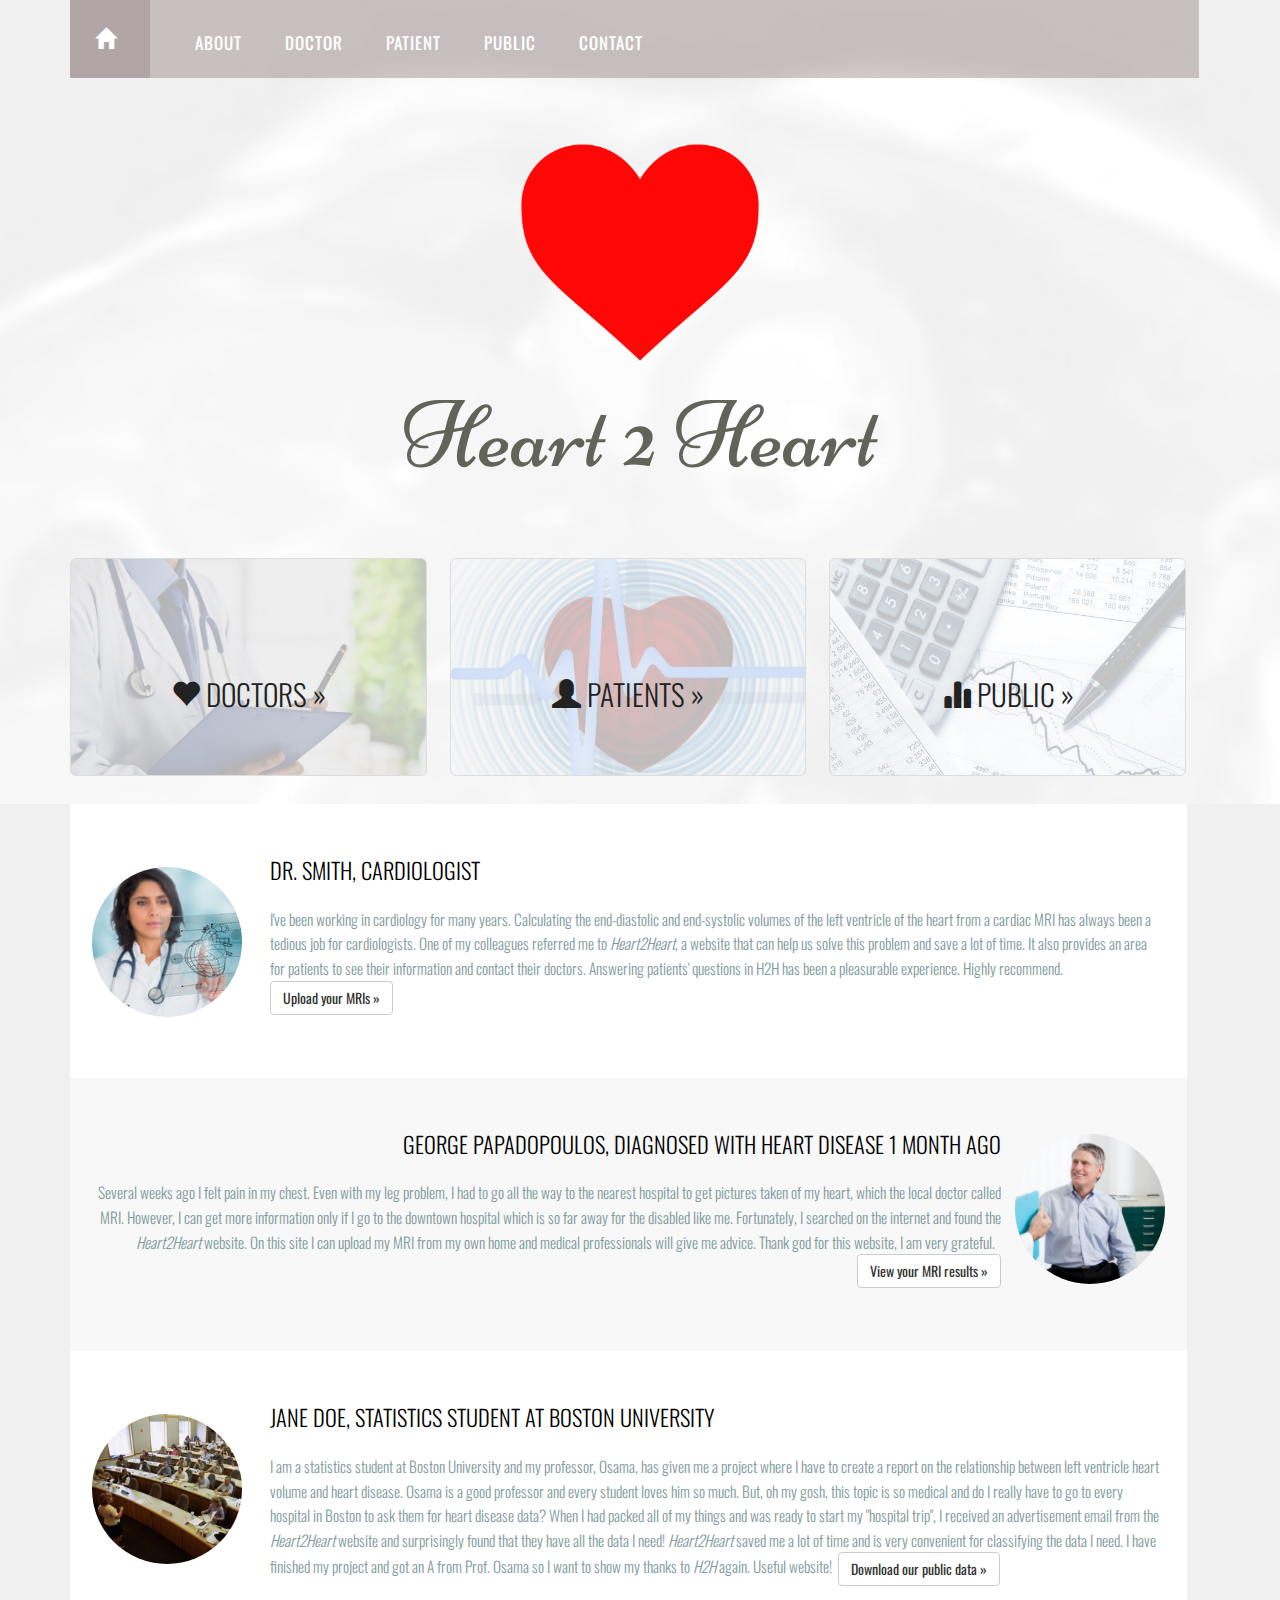
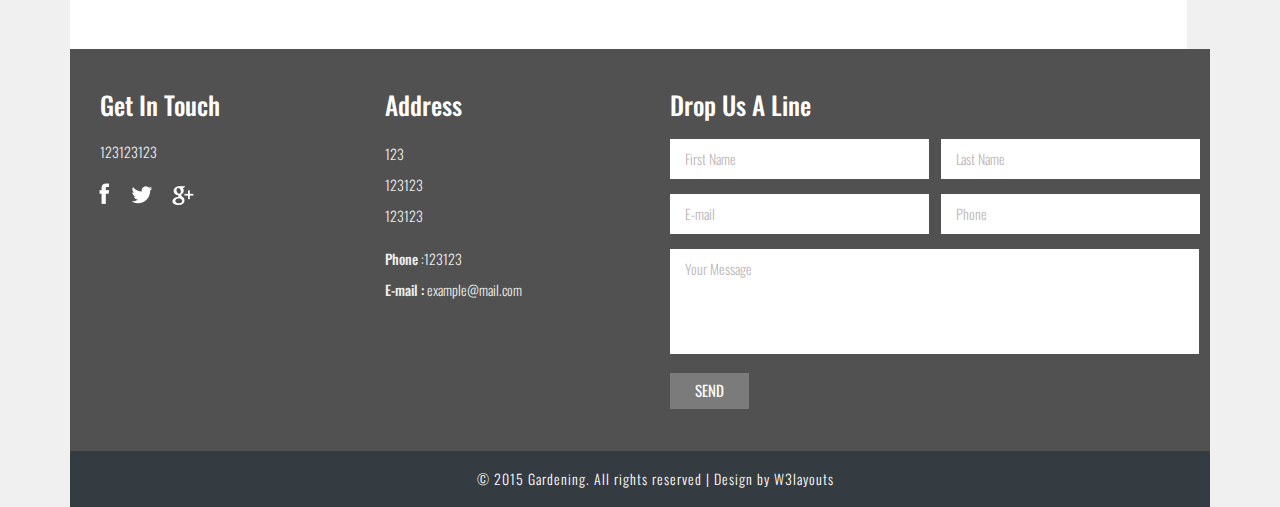
<file: html/index.html>
<!--
Author: W3layouts
Author URL: http://w3layouts.com
License: Creative Commons Attribution 3.0 Unported
License URL: http://creativecommons.org/licenses/by/3.0/
-->
<!DOCTYPE html>
<html>
<head>
<title>Heart 2 Heart</title>
<link href="css/bootstrap.css" rel='stylesheet' type='text/css' />
<!-- jQuery (necessary for Bootstrap's JavaScript plugins) -->
<script src="js/jquery.min.js"></script>
<!-- Custom Theme files -->
<link href="css/style.css" rel="stylesheet" type="text/css" media="all" />
<!-- Custom Theme files -->
<meta name="viewport" content="width=device-width, initial-scale=1">
<meta http-equiv="Content-Type" content="text/html; charset=utf-8" />
<meta name="keywords" content="Gardening Responsive web template, Bootstrap Web Templates, Flat Web Templates, Andriod Compatible web template, 
Smartphone Compatible web template, free webdesigns for Nokia, Samsung, LG, SonyErricsson, Motorola web design" />
<script type="application/x-javascript"> addEventListener("load", function() { setTimeout(hideURLbar, 0); }, false); function hideURLbar(){ window.scrollTo(0,1); } </script>
<!--webfont-->
<link href='http://fonts.googleapis.com/css?family=Oswald:400,300,700' rel='stylesheet' type='text/css'>
<link href='http://fonts.googleapis.com/css?family=Niconne' rel='stylesheet' type='text/css'>
<script type="text/javascript" src="js/move-top.js"></script>
<script type="text/javascript" src="js/easing.js"></script>
<!--/script-->
<script type="text/javascript">
			jQuery(document).ready(function($) {
				$(".scroll").click(function(event){		
					event.preventDefault();
					$('html,body').animate({scrollTop:$(this.hash).offset().top},900);
				});
			});
</script>

</head>
<body>
	<!-- header-section-starts -->
	<div class="header-banner">
		<div class="container">
			<div class="home">
					<a href="index.html"><span class="glyphicon glyphicon-home"></span></a>
			</div>
			<div class="header-top">
				<!--<div class="social-icons">
					<i class="facebook"></i>
					<i class="twitter"></i>
					<i class="googlepluse"></i>
				</div>-->
			<span class="menu"><img src="images/nav.png" alt=""/></span>
				<div class="top-menu">
					<ul>
					<nav class="cl-effect-13">
						<li><a href="about.html">About</a></li>
						<li><a href="login.html">Doctor</a></li>
						<li><a href="login.html">Patient</a></li>
						<li><a href="typography.html">Public</a></li>
						<li><a href="contact.html">Contact</a></li>
					</nav>
					</ul>
				</div>
				<!-- script for menu -->
					<script> 
						$( "span.menu" ).click(function() {
						$( ".top-menu ul" ).slideToggle( 300, function() {
						 // Animation complete.
						});
						});
					</script>
				<!-- //script for menu -->

				<div class="clearfix"></div>
			</div>
			<div class="clearfix"></div>
			<div class="banner-info text-center">
				<img src="/img/heart.png">
				<h1><a href="index.html">Heart 2 Heart</a></h1>
			</div>
			<div class="header-bottom-grids text-center">
				<a href="login.html">
					<div class="header-bottom-grid header-bottom-grid1">
						<h4><span class="glyphicon glyphicon-heart"></span>&nbsp;Doctors &raquo;</h4>
					</div>
				</a>
				<a href="login.html">
					<div class="header-bottom-grid header-bottom-grid2">
						<h4><span class="glyphicon glyphicon-user"></span>&nbsp;Patients &raquo;</h4>
					</div>
				</a>
<!-- 				<a href="#"> -->
					<a href="login.html" class="header-bottom-grid header-bottom-grid3">
						<h4><span class="glyphicon glyphicon-stats"></span>&nbsp;Public &raquo;</h4>
					</a>
<!-- 				</a> -->
				<!--<div class="header-bottom-grid4">
					<span class="glyphicon glyphicon-screenshot"></span>
					<h4>Claritas est etiam</h4>
				</div>-->
				<div class="clearfix"></div>
			</div>
		</div>
	</div>
	<!-- header-section-ends -->
	<!-- content-section-starts -->
	<div class="services">
		<div class="container">
			<div class="services-top-grids">
				<div class="service secvice-top-grid-1">
					<img src="/img/doctor-2.jpg" alt="Doc">
					<h3>Dr. Smith, Cardiologist</h3>
					<p><!--I am a doctor working in cardiology area for several years. Calculating the end-diastolic and end-systolic volumes of the left ventricle of the heart from cardiac MRI has been a big problem for us since one of my colleagues recommend me Heart2Heart website in which can help us solving this problem and save a lot of time. Further more, this website provides an area to help patients online. And it is my pleasure to answer patients’ questions in H2H. Highly recommend.-->
					I've been working in cardiology for many years. Calculating the end-diastolic and end-systolic volumes of the left ventricle of the heart from a cardiac MRI has always been a tedious job for cardiologists. One of my colleagues referred me to <em>Heart2Heart</em>, a website that can help us solve this problem and save a lot of time. It also provides an area for patients to see their information and contact their doctors. Answering patients' questions in H2H has been a pleasurable experience. Highly recommend.&nbsp;&nbsp;<a class="btn btn-default">Upload your MRIs &raquo;</a></p>
					<!--
<div class="icon1">
						<i class="icon1"></i>
					</div>
-->
				</div>
				<div class="service secvice-top-grid-2 service-alternate">
					<img src="/img/patient.jpg" alt="Patient">
					<h3>George Papadopoulos, diagnosed with heart disease 1 month ago</h3>
					<p><!--Several weeks ago I felt my heart painful. So even I have a leg problem and I had to go to the nearest hospital to take a picture which the local doctor calls it MRI. But I can get more information only if I go to the downtown hospital which is so far away for the disable like me. Fortunately, I search it on the internet and find Heart2Heart website. In the website I can upload my MRI in my home and the professional doctors will give me advices. Thank god this new website does help me and I am very grateful.-->
					Several weeks ago I felt pain in my chest. Even with my leg problem, I had to go all the way to the nearest hospital to get pictures taken of my heart, which the local doctor called MRI. However, I can get more information only if I go to the downtown hospital which is so far away for the disabled like me. Fortunately, I searched on the internet and found the <em>Heart2Heart</em> website. On this site I can upload my MRI from my own home and  medical professionals will give me advice. Thank god for this website, I am very grateful.&nbsp;&nbsp;<a class="btn btn-default">View your MRI results &raquo;</a>
					</p>
					<!--
<div class="icon1">
						<i class="icon2"></i>
					</div>
-->
				</div>
				<div class="service secvice-top-grid-3">
					<img src="/img/classroom.jpg" alt="Doc">
					<h3>Jane Doe, statistics student at Boston University </h3>
					<p><!--I am a statistic student in Boston University and my professor Osama giving me a project to make a survey report on the relationship between left ventricle heart volume and the heart disease problem. Osama is a good professor and every student loves him so much. But, oh my gosh, this topic is so medical and should I go to every hospital in Boston to ask them for the data? When I had packed all my package and be ready to start my “hospital trip”, I receive a advertisement email from the Heart2Heart website and surprisingly find that they get the data I need! So it saves me a lot of time and is very convenient to classify the data I need. I have finished my project and get an A from Osama so I want to show my thanks to H2H again. Useful website!-->
					I am a statistics student at Boston University and my professor, Osama, has given me a project where I have to create a report on the relationship between left ventricle heart volume and heart disease. Osama is a good professor and every student loves him so much. But, oh my gosh, this topic is so medical and do I really have to go to every hospital in Boston to ask them for heart disease data? When I had packed all of my things and was ready to start my "hospital trip", I received an advertisement email from the <em>Heart2Heart</em> website and surprisingly found that they have all the data I need! <em>Heart2Heart</em> saved me a lot of time and is very convenient for classifying the data I need. I have finished my project and got an A from Prof. Osama so I want to show my thanks to <em>H2H</em> again. Useful website!&nbsp;&nbsp;<a class="btn btn-default">Download our public data &raquo;</a>
					</p>
					<!--
<div class="icon1">
						<i class="icon3"></i>
					</div>
-->
				</div>
				<div class="clearfix"></div>
			</div>
<!--			<div class="services-bottom-grids">
				<div class="col-md-3 services-bottom-left">
					<img src="images/s1.jpg" alt="" />
				</div>
				<div class="col-md-6 services-bottom-middle text-center">
					<h3>Duis autem vel eum iriure dolor in hendrerit in vulputate velit esse molestie consequat, vel illum  </h3>
					<p>Lorem ipsum dolor sit amet, consectetuer adipiscing elit, sed diam nonummy nibh euismod tincidunt ut laoreet dolore magna aliquam erat volutpat. </p>
				</div>
				<div class="col-md-3 services-bottom-right">
					<img src="images/s2.jpg" alt="" />
				</div>
				<div class="clearfix"></div>
			</div>
		</div>
	</div>
<!--	<div class="items">
		<div class="container">
			<div class="col-md-4 item-1">
				<img src="images/i1.jpg" alt="" />
				<h3>Duis autem vel eum</h3>
			</div>
			<div class="col-md-4 item-2">
				<img src="images/i2.jpg" alt="" />
				<h3>Duis autem vel eum</h3>
			</div>
			<div class="col-md-4 item-3 text-center">
				<h4>Claritas est etiam processus dynamicus</h4>
				<p>Lorem ipsum dolor sit amet, consectetuer adipiscing elit, sed diam nonummy nibh euismod tincidunt ut laoreet dolore magna aliquam erat volutpat. </p>
			</div>
			<div class="clearfix"></div>
		</div>
	</div>
			<!-- testimonials -->
<!--	<div class="testimonials">
		<div class="container">
			<div class="testimonial-info">
				<h3>Testimonials</h3>
				<h5>Cras porttitor imperdiet volutpat nulla malesuada lectus eros <span>ut convallis felis consectetur ut </span></h5>
			</div>
			<div class="testimonial-grids">
				<div class="testimonial-grid">
					<p><span>"</span> Lorem ipsum dolor sit amet, consectetur adipiscing elit. Nam fermentum iaculis diam quis sodales. Vestibulum eu dui tellus. In viverra porttitor auctor. Pellentesque habitant morbi tristique senectus et netus et malesuada fames ac turpis egestas<span> "</span></p>
				</div>
			</div>
		</div>
	</div>
	<!-- //testimonials -->
	<!-- news -->
<!--	<div class="news" id="news">
		<div class="container">
			<div class="news-text">
				<h3>News</h3>
				<h5>Cras porttitor imperdiet volutpat nulla malesuada lectus eros <span>ut convallis felis consectetur ut </span></h5>
			</div>
			<div class="news-grids">
				<div class="col-md-3 news-grid wow bounceIn animated" data-wow-delay="0.4s" style="visibility: visible; -webkit-animation-delay: 0.4s;">
					<a href="single.html">Integer vitae ligula sed lectus</a>
					<span>8.00 - 10.00 | JUN 09,2014</span>
					<a class="mask" href="single.html"><img src="images/img1.jpg" class="img-responsive zoom-img" alt="" /></a>
					<div class="news-info">
						<p>Pellentesque ut urna eu mauris scele risque auctor volutpat et massa pers piciis iste natus scele risque auctor volutpat et massa.</p>
						<a class="button" href="single.html"><img src="images/read.png" alt=""></a>
					</div>
				</div>
				<div class="col-md-3 news-grid wow bounceIn animated" data-wow-delay="0.4s" style="visibility: visible; -webkit-animation-delay: 0.4s;">
					<a href="single.html">Integer vitae ligula sed lectus</a>
					<span>10.00 - 12.00 | SEP 24,2014</span>
					<a class="mask" href="single.html"><img src="images/img2.jpg" class="img-responsive zoom-img" alt="" /></a>
					<div class="news-info">
						<p>Pellentesque ut urna eu mauris scele risque auctor volutpat et massa pers piciis iste natus scele risque auctor volutpat et massa.</p>
						<a class="button" href="single.html"><img src="images/read.png" alt=""></a>
					</div>
				</div>
				<div class="col-md-3 news-grid wow bounceIn animated" data-wow-delay="0.4s" style="visibility: visible; -webkit-animation-delay: 0.4s;">
					<a href="single.html">Integer vitae ligula sed lectus</a>
					<span>9.00 - 10.00 | FEB 15,2014</span>
					<a class="mask" href="single.html"><img src="images/img3.jpg" class="img-responsive zoom-img" alt="" /></a>
					<div class="news-info">
						<p>Pellentesque ut urna eu mauris scele risque auctor volutpat et massa pers piciis iste natus scele risque auctor volutpat et massa.</p>
						<a class="button" href="single.html"><img src="images/read.png" alt=""></a>
					</div>
				</div>
				<div class="col-md-3 news-grid wow bounceIn animated" data-wow-delay="0.4s" style="visibility: visible; -webkit-animation-delay: 0.4s;">
					<a href="single.html">Integer vitae ligula sed lectus</a>
					<span>11.00 - 10.00 | JUN 10,2014</span>
					<a class="mask" href="single.html"><img src="images/img4.jpg" class="img-responsive zoom-img" alt="" /></a>
					<div class="news-info">
						<p>Pellentesque ut urna eu mauris scele risque auctor volutpat et massa pers piciis iste natus scele risque auctor volutpat et massa.</p>
						<a class="button" href="single.html"><img src="images/read.png" alt=""></a>
					</div>
				</div>
				<div class="clearfix"> </div>
			</div>
		</div>
	</div>
	<!-- //news -->
	<!-- content-section-ends -->
	<div class="get-in-touch">
			<div class="container">
				<div class="col-md-3 gin">
					<h3>Get in Touch</h3>
					<p>123123123</p>
					<div class="social-icons footer-icons">
						<i class="facebook"></i>
						<i class="twitter"></i>
						<i class="googlepluse"></i>
					</div>
					<div class="clearfix"></div>
				</div>
				<div class="col-md-3 address">
					<h3>Address</h3>
					<address>
						<p>123
						<p>123123</p>
						<p>123123</p>
						<p class="phone"><span>Phone</span> :123123</p>
						<span class="phone">E-mail : <a href="mail-to:example@mail.com">example@mail.com</a></span>
					</address>
				</div>
				<div class="col-md-6 dal">
					<h3>Drop us a line</h3>
					<input type="text" class="text" value="First Name" onfocus="this.value = '';" onblur="if (this.value == '') {this.value = 'First Name';}">
					<input type="text" class="text" value="Last Name" onfocus="this.value = '';" onblur="if (this.value == '') {this.value = 'Last Name';}">
					<input type="text" class="text" value="E-mail" onfocus="this.value = '';" onblur="if (this.value == '') {this.value = 'E-mail';}">
					<input type="text" class="text" value="Phone" onfocus="this.value = '';" onblur="if (this.value == '') {this.value = 'Phone';}">
					<textarea onfocus="if(this.value == 'Your Message') this.value='';" onblur="if(this.value == '') this.value='Your Message';" >Your Message</textarea>
					<input type="submit" value="SEND">
				</div>
				<div class="clearfix"></div>
			</div>
		</div>
	<!-- footer-section -->
	<div class="footer">
		<div class="container">
			<div class="copyright text-center">
				<p>&copy; 2015 Gardening. All rights reserved | Design by  <a href="http://w3layouts.com">  W3layouts</a></p>
			</div>
		</div>
	</div>
	<!-- footer-section -->
	<script type="text/javascript">
		$(document).ready(function() {
				/*
				var defaults = {
				containerID: 'toTop', // fading element id
				containerHoverID: 'toTopHover', // fading element hover id
				scrollSpeed: 1200,
				easingType: 'linear' 
				};
				*/
		$().UItoTop({ easingType: 'easeOutQuart' });
});
</script>
<a href="#to-top" id="toTop" style="display: block;"> <span id="toTopHover" style="opacity: 1;"> </span></a>
<!----> 

</body>
</html>
</file>
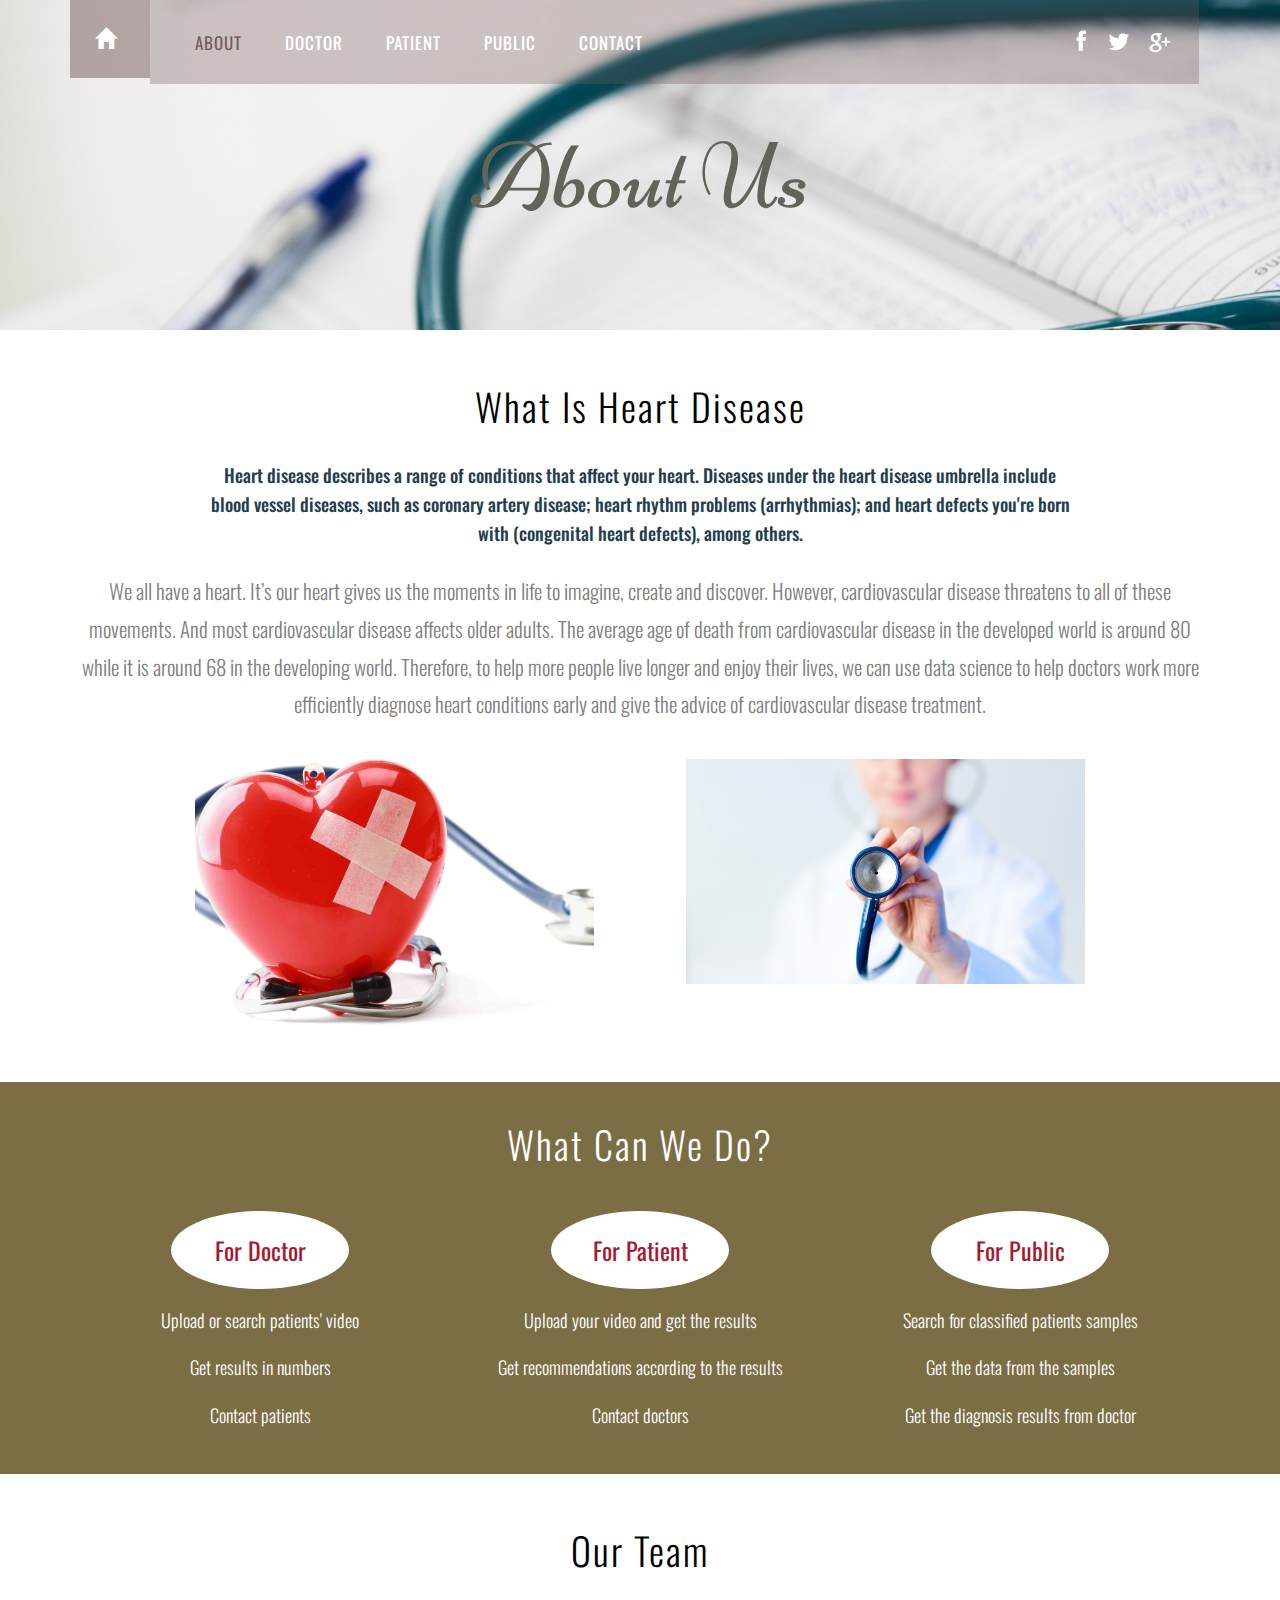
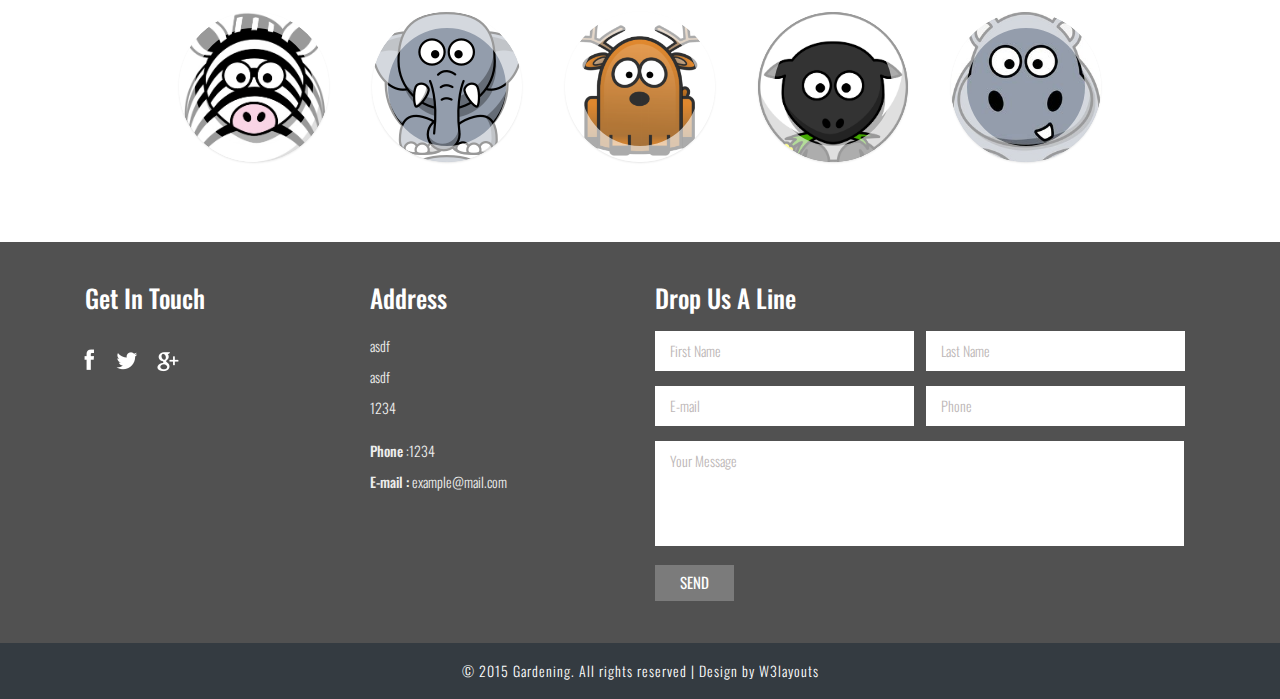
<file: html/about.html>
<!--
Author: W3layouts
Author URL: http://w3layouts.com
License: Creative Commons Attribution 3.0 Unported
License URL: http://creativecommons.org/licenses/by/3.0/
-->
<!DOCTYPE html>
<html>
<head>
<title>Heart 2 Heart | About</title>
<link href="css/bootstrap.css" rel='stylesheet' type='text/css' />
<!-- jQuery (necessary for Bootstrap's JavaScript plugins) -->
<script src="js/jquery.min.js"></script>
<!-- Custom Theme files -->
<link href="css/style.css" rel="stylesheet" type="text/css" media="all" />
<!-- Custom Theme files -->
<meta name="viewport" content="width=device-width, initial-scale=1">
<meta http-equiv="Content-Type" content="text/html; charset=utf-8" />
<meta name="keywords" content="Gardening Responsive web template, Bootstrap Web Templates, Flat Web Templates, Andriod Compatible web template, 
Smartphone Compatible web template, free webdesigns for Nokia, Samsung, LG, SonyErricsson, Motorola web design" />
<script type="application/x-javascript"> addEventListener("load", function() { setTimeout(hideURLbar, 0); }, false); function hideURLbar(){ window.scrollTo(0,1); } </script>
<!--webfont-->
<link href='http://fonts.googleapis.com/css?family=Oswald:400,300,700' rel='stylesheet' type='text/css'>
<link href='http://fonts.googleapis.com/css?family=Niconne' rel='stylesheet' type='text/css'>
<script type="text/javascript" src="js/move-top.js"></script>
<script type="text/javascript" src="js/easing.js"></script>
<!--/script-->
<script type="text/javascript">
			jQuery(document).ready(function($) {
				$(".scroll").click(function(event){		
					event.preventDefault();
					$('html,body').animate({scrollTop:$(this.hash).offset().top},900);
				});
			});
</script>
</head>
<body>
	<!-- header-section-starts -->
	<div class="about-header-banner">
		<div class="container">
			<div class="home">
					<a href="index.html"><span class="glyphicon glyphicon-home"></span></a>
			</div>
			<div class="header-top">
				<div class="social-icons">
					<i class="facebook"></i>
					<i class="twitter"></i>
					<i class="googlepluse"></i>
				</div>
				<span class="menu"><img src="images/nav.png" alt=""/></span>
				<div class="top-menu">
					<ul>
					<nav class="cl-effect-13">
						<li><a class="active" href="about.html">About</a></li>
						<li><a href="gallery.html">Doctor</a></li>
						<li><a href="index.html">Patient</a></li>
						<li><a href="typography.html">Public</a></li>
						<li><a href="contact.html">Contact</a></li>
					</nav>
					</ul>
				</div>
				<!-- script for menu -->
					<script> 
						$( "span.menu" ).click(function() {
						$( ".top-menu ul" ).slideToggle( 300, function() {
						 // Animation complete.
						});
						});
					</script>
				<!-- //script for menu -->
				<div class="clearfix"></div>
			</div>
			<div class="clearfix"></div>
			<div class="banner-info text-center">
				<h1><a href="index.html">About Us</a></h1>
			</div>
		</div>
	</div>
	<!-- header-section-ends -->
	<!-- content-section-starts -->
 <div class="main">
    <div class="about-content text-center">
			<div class="who_we_are">
			<div class="container">
					<div class="about-top">
						<header>
							<h3>What Is Heart Disease</h3>
						</header>
						<h5>Heart disease describes a range of conditions that affect your heart. Diseases under the heart disease umbrella include blood vessel diseases, such as coronary artery disease; heart rhythm problems (arrhythmias); and heart defects you're born with (congenital heart defects), among others.</h5>
						<p>We all have a heart. It’s our heart  gives us the moments in life to imagine, create and discover. However, cardiovascular disease threatens to all of these movements. And most cardiovascular disease affects older adults. The average age of death from cardiovascular disease in the developed world is around 80 while it is around 68 in the developing world. Therefore, to help more people live longer and enjoy their lives, we can use data science to help doctors work more efficiently diagnose heart conditions early and give the advice of cardiovascular disease treatment.</p>
					</div>
					<div class="abt_img1"><img src="images/Heart-Failure.jpg" alt=""></div>
					<div class="abt_img2"><img src="images/Know-Your-Risk-for-Cardiovascular-Disease.jpg" alt=""></div>
					<div class="clearfix"></div>
			</div>
		</div>
		<div class="why_choose_us">
			<div class="container">
				<div class="row">
						<header>
							<h3>What Can We Do?</h3>
						</header>
					</div>
					<div class="col-md-4 whyus">
						<div>
							<span>For Doctor</span>
							<P>Upload or search patients' video</P>
							<p>Get results in numbers</p>
							<p>Contact patients</p>
						</div>
					</div>
					<div class="col-md-4 whyus">
						<div>
							<span>For Patient</span>
							<P>Upload your video and get the results</P>
							<p>Get recommendations according to the results</p>
							<p>Contact doctors</p>
						</div>
					</div>
					<div class="col-md-4 whyus">
						<div>
							<span>For Public</span>
							<p>Search for classified patients samples</p>
							<p>Get the data from the samples</p>
							<p>Get the diagnosis results from doctor</p>
			
						</div>
					</div>
			</div>
		</div>
		<div class="team">
		<header>
							<h3>Our Team</h3>
						</header>
		<section class="main">
			
				<ul class="ch-grid">
					<li>
						<div class="ch-item ch-img-1">
							<div class="ch-info">
								<h4>Ye Xing</h4>
								<p>by Angela Duncan <a href="#">View on Dribbble</a></p>
							</div>
						</div>
					</li>
					<li>
						<div class="ch-item ch-img-2">
							<div class="ch-info">
								<h4>Peter Goulakos</h4>
								<p>by Antonio F. Mondragon <a href="#">View on Dribbble</a></p>
							</div>
						</div>
					</li>
					<li>
						<div class="ch-item ch-img-3">
							<div class="ch-info">
								<h4>Ziyu He</h4>
								<p>by Charlie Wagers <a href="#">View on Dribbble</a></p>
							</div>
						</div>
					</li>
					<li>
						<div class="ch-item ch-img-4">
							<div class="ch-info">
								<h4>Lan Yao</h4>
								<p>by Charlie Wagers <a href="#">View on Dribbble</a></p>
							</div>
						</div>
					</li>
					<li>
						<div class="ch-item ch-img-5">
							<div class="ch-info">
								<h4>Lan Luo</h4>
								<p>by Charlie Wagers <a href="#">View on Dribbble</a></p>
							</div>
						</div>
					</li>
				</ul>
				
			</section>
			</div>
    </div>
 </div>
	<!-- content-section-ends -->
	<div class="get-in-touch">
			<div class="container">
				<div class="col-md-3 gin">
					<h3>Get in Touch</h3>
					<p></p>
					<div class="social-icons footer-icons">
						<i class="facebook"></i>
						<i class="twitter"></i>
						<i class="googlepluse"></i>
					</div>
				</div>
				<div class="col-md-3 address">
					<h3>Address</h3>
					<address>
						<p>asdf
						<p>asdf</p>
						<p>1234</p>
						<p class="phone"><span>Phone</span> :1234</p>
						<span class="phone">E-mail : <a href="mail-to:example@mail.com">example@mail.com</a></span>
					</address>
				</div>
				<div class="col-md-6 dal">
					<h3>Drop us a line</h3>
					<input type="text" class="text" value="First Name" onfocus="this.value = '';" onblur="if (this.value == '') {this.value = 'First Name';}">
					<input type="text" class="text" value="Last Name" onfocus="this.value = '';" onblur="if (this.value == '') {this.value = 'Last Name';}">
					<input type="text" class="text" value="E-mail" onfocus="this.value = '';" onblur="if (this.value == '') {this.value = 'E-mail';}">
					<input type="text" class="text" value="Phone" onfocus="this.value = '';" onblur="if (this.value == '') {this.value = 'Phone';}">
					<textarea onfocus="if(this.value == 'Your Message') this.value='';" onblur="if(this.value == '') this.value='Your Message';" >Your Message</textarea>
					<input type="submit" value="SEND">
				</div>
				<div class="clearfix"></div>
			</div>
		</div>
	<!-- footer-section -->
	<div class="footer">
		<div class="container">
			<div class="copyright text-center">
				<p>&copy; 2015 Gardening. All rights reserved | Design by  <a href="http://w3layouts.com">  W3layouts</a></p>
			</div>
		</div>
	</div>
	<!-- footer-section -->
	<script type="text/javascript">
		$(document).ready(function() {
				/*
				var defaults = {
				containerID: 'toTop', // fading element id
				containerHoverID: 'toTopHover', // fading element hover id
				scrollSpeed: 1200,
				easingType: 'linear' 
				};
				*/
		$().UItoTop({ easingType: 'easeOutQuart' });
});
</script>
<a href="#to-top" id="toTop" style="display: block;"> <span id="toTopHover" style="opacity: 1;"> </span></a>
<!----> 
</body>
</html>
</file>
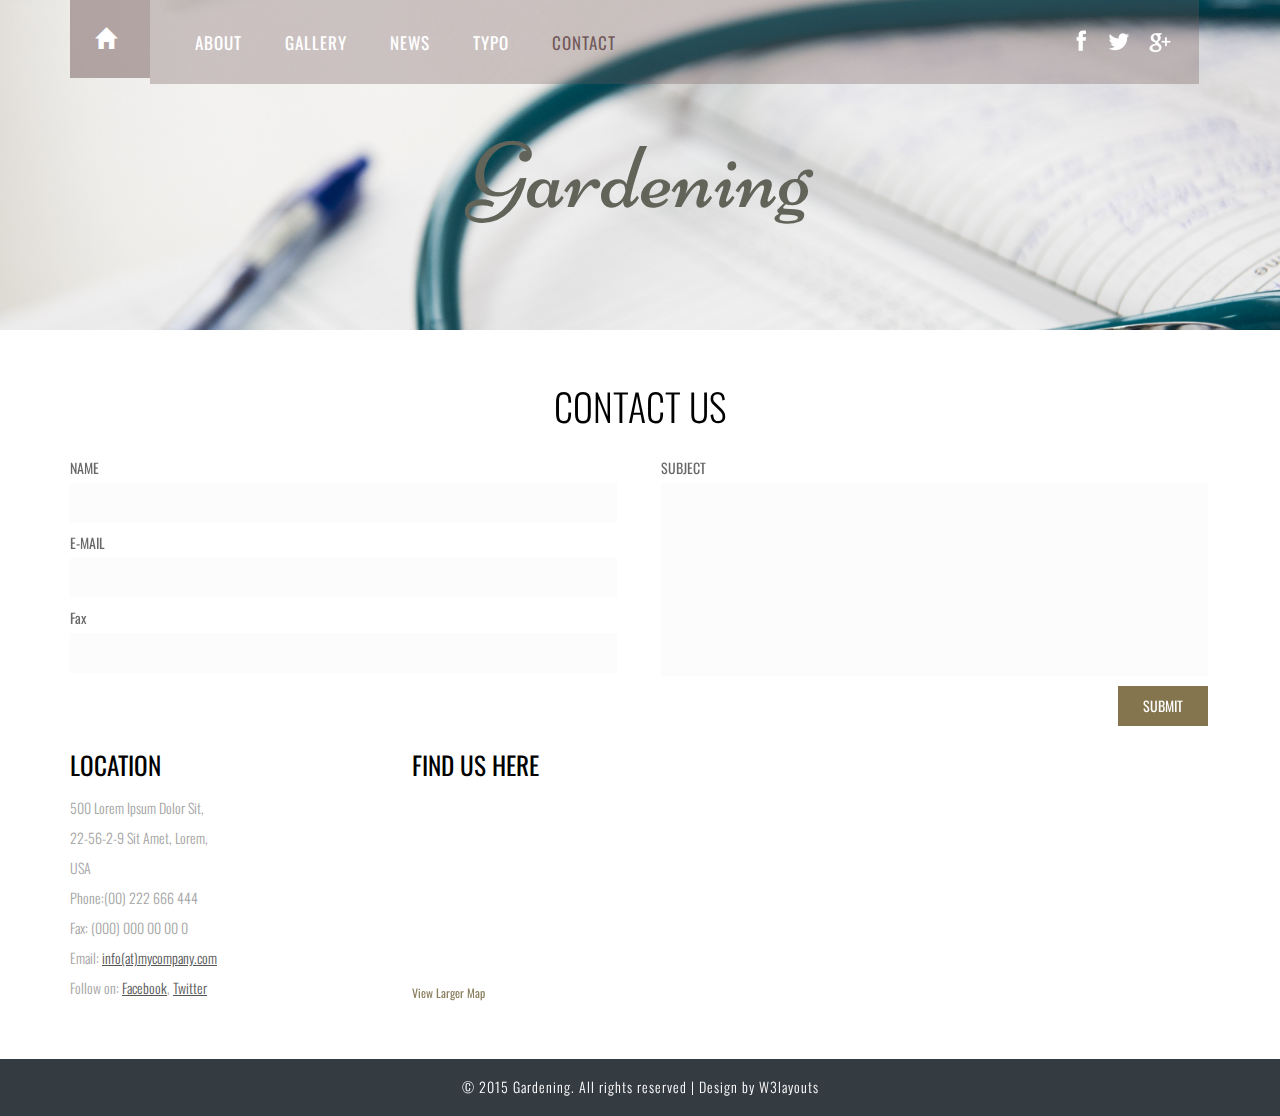
<file: html/contact.html>
<!--
Author: W3layouts
Author URL: http://w3layouts.com
License: Creative Commons Attribution 3.0 Unported
License URL: http://creativecommons.org/licenses/by/3.0/
-->
<!DOCTYPE html>
<html>
<head>
<title>Gardening a Agriculture category Flat bootstrap Responsive Website Template | Contact :: w3layouts</title>
<link href="css/bootstrap.css" rel='stylesheet' type='text/css' />
<!-- jQuery (necessary for Bootstrap's JavaScript plugins) -->
<script src="js/jquery.min.js"></script>
<!-- Custom Theme files -->
<link href="css/style.css" rel="stylesheet" type="text/css" media="all" />
<!-- Custom Theme files -->
<meta name="viewport" content="width=device-width, initial-scale=1">
<meta http-equiv="Content-Type" content="text/html; charset=utf-8" />
<meta name="keywords" content="Gardening Responsive web template, Bootstrap Web Templates, Flat Web Templates, Andriod Compatible web template, 
Smartphone Compatible web template, free webdesigns for Nokia, Samsung, LG, SonyErricsson, Motorola web design" />
<script type="application/x-javascript"> addEventListener("load", function() { setTimeout(hideURLbar, 0); }, false); function hideURLbar(){ window.scrollTo(0,1); } </script>
<!--webfont-->
<link href='http://fonts.googleapis.com/css?family=Oswald:400,300,700' rel='stylesheet' type='text/css'>
<link href='http://fonts.googleapis.com/css?family=Niconne' rel='stylesheet' type='text/css'>
<script type="text/javascript" src="js/move-top.js"></script>
<script type="text/javascript" src="js/easing.js"></script>
<!--/script-->
<script type="text/javascript">
			jQuery(document).ready(function($) {
				$(".scroll").click(function(event){		
					event.preventDefault();
					$('html,body').animate({scrollTop:$(this.hash).offset().top},900);
				});
			});
</script>
</head>
<body>
	<!-- header-section-starts -->
	<div class="about-header-banner">
		<div class="container">
			<div class="home">
					<a href="index.html"><span class="glyphicon glyphicon-home"></span></a>
			</div>
			<div class="header-top">
				<div class="social-icons">
					<i class="facebook"></i>
					<i class="twitter"></i>
					<i class="googlepluse"></i>
				</div>
				<span class="menu"><img src="images/nav.png" alt=""/></span>
				<div class="top-menu">
					<ul>
					<nav class="cl-effect-13">
						<li><a href="about.html">About</a></li>
						<li><a href="gallery.html">Gallery</a></li>
						<li><a href="index.html">News</a></li>
						<li><a href="typography.html">Typo</a></li>
						<li><a class="active" href="contact.html">Contact</a></li>
					</nav>
					</ul>
				</div>
				<!-- script for menu -->
					<script> 
						$( "span.menu" ).click(function() {
						$( ".top-menu ul" ).slideToggle( 300, function() {
						 // Animation complete.
						});
						});
					</script>
				<!-- //script for menu -->
				<div class="clearfix"></div>
			</div>
			<div class="clearfix"></div>
			<div class="banner-info text-center">
				<h1><a href="index.html">Gardening</a></h1>
			</div>
		</div>
	</div>
	<!-- header-section-ends -->
	 <!---start-content---->
		    <div class="contact_desc">
		        <div class="container">
			         <div class="contact-form">
				  	   <h2>Contact Us</h2>
					     <form method="post" action="contact-post.html" class="left_form">
					    	<div>
						    	<span><label>NAME</label></span>
						    	<span><input name="userName" type="text" class="textbox"></span>
						    </div>
						    <div>
						    	<span><label>E-MAIL</label></span>
						    	<span><input name="userEmail" type="text" class="textbox"></span>
						    </div>
						    <div>
						     	<span><label>Fax</label></span>
						    	<span><input name="userPhone" type="text" class="textbox"></span>
						    </div>
					    </form>
					    <form class="right_form">
					        <div>					    	
						    	<span><label>SUBJECT</label></span>
						    	<span><textarea name="userMsg"> </textarea></span>
						    </div>
						   <div>
						   		<span><input type="submit" value="Submit" class="myButton"></span>
						  </div>
					    </form>
					    <div class="clearfix"></div>
				  </div>
				 <div class="content_bottom">
				 	<div class="company_address">
				     	<h3>Location</h3>
						    	<p>500 Lorem Ipsum Dolor Sit,</p>
						   		<p>22-56-2-9 Sit Amet, Lorem,</p>
						   		<p>USA</p>
				   		<p>Phone:(00) 222 666 444</p>
				   		<p>Fax: (000) 000 00 00 0</p>
				 	 	<p>Email: <span><a href="mailto:info@mycompany.com">info(at)mycompany.com</a></span></p>
				   		<p>Follow on: <span><a href="#">Facebook</a></span>, <span><a href="#">Twitter</a></span></p>
				     </div>
				       <div class="contact_info">
    	 				<h3>Find Us Here</h3>
					    	  <div class="map">
							   	    <iframe width="100%" height="185" frameborder="0" scrolling="no" marginheight="0" marginwidth="0" src="https://maps.google.co.in/maps?f=q&amp;source=s_q&amp;hl=en&amp;geocode=&amp;q=Lighthouse+Point,+FL,+United+States&amp;aq=4&amp;oq=light&amp;sll=26.275636,-80.087265&amp;sspn=0.04941,0.104628&amp;ie=UTF8&amp;hq=&amp;hnear=Lighthouse+Point,+Broward,+Florida,+United+States&amp;t=m&amp;z=14&amp;ll=26.275636,-80.087265&amp;output=embed"></iframe><br><small><a href="https://maps.google.co.in/maps?f=q&amp;source=embed&amp;hl=en&amp;geocode=&amp;q=Lighthouse+Point,+FL,+United+States&amp;aq=4&amp;oq=light&amp;sll=26.275636,-80.087265&amp;sspn=0.04941,0.104628&amp;ie=UTF8&amp;hq=&amp;hnear=Lighthouse+Point,+Broward,+Florida,+United+States&amp;t=m&amp;z=14&amp;ll=26.275636,-80.087265" style="color:#8C8061;text-align:left;font-size:1em">View Larger Map</a></small>
							  </div>
      				     </div>
				      <div class="clearfix"></div>
	                </div>	
	             </div>  
	          </div>
	<!-- footer-section -->
	<div class="footer">
		<div class="container">
			<div class="copyright text-center">
				<p>&copy; 2015 Gardening. All rights reserved | Design by  <a href="http://w3layouts.com">  W3layouts</a></p>
			</div>
		</div>
	</div>
	<!-- footer-section -->
	<script type="text/javascript">
		$(document).ready(function() {
				/*
				var defaults = {
				containerID: 'toTop', // fading element id
				containerHoverID: 'toTopHover', // fading element hover id
				scrollSpeed: 1200,
				easingType: 'linear' 
				};
				*/
		$().UItoTop({ easingType: 'easeOutQuart' });
});
</script>
<a href="#to-top" id="toTop" style="display: block;"> <span id="toTopHover" style="opacity: 1;"> </span></a>
<!----> 
</body>
</html>
</file>
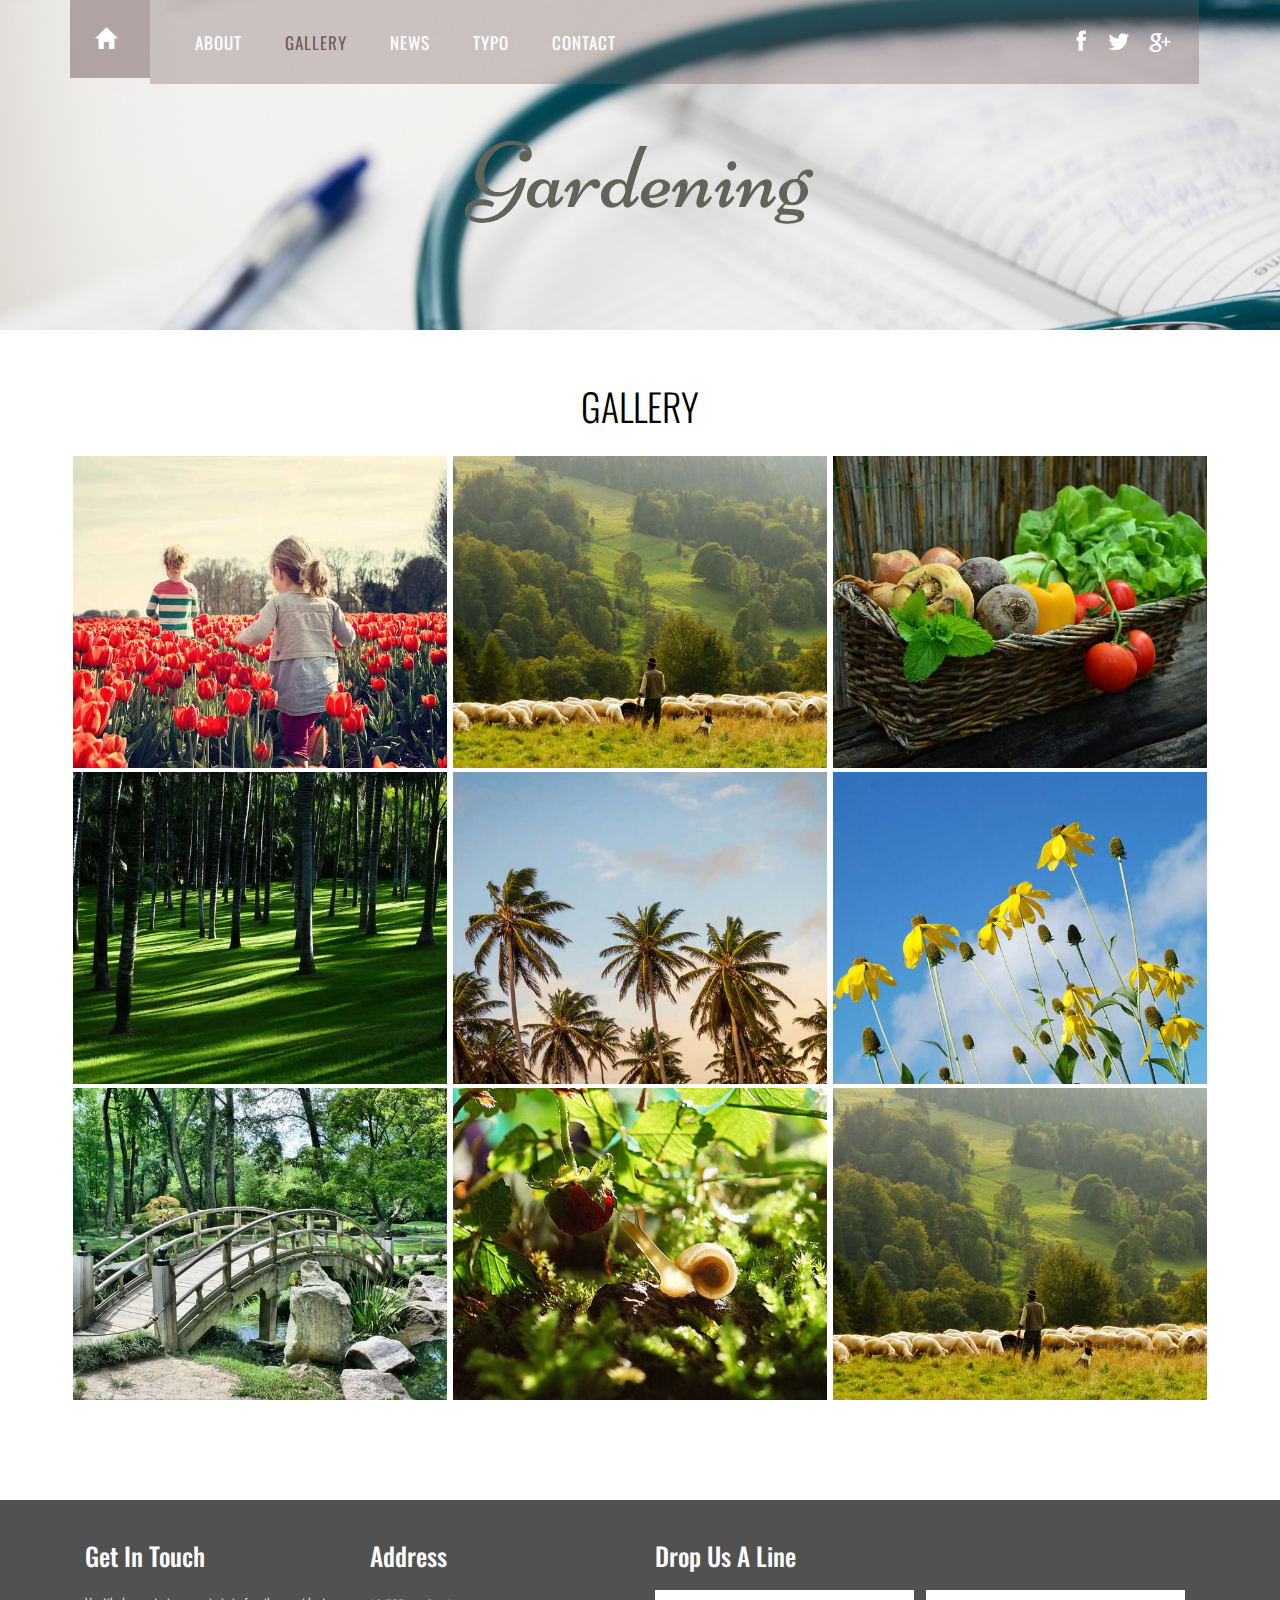
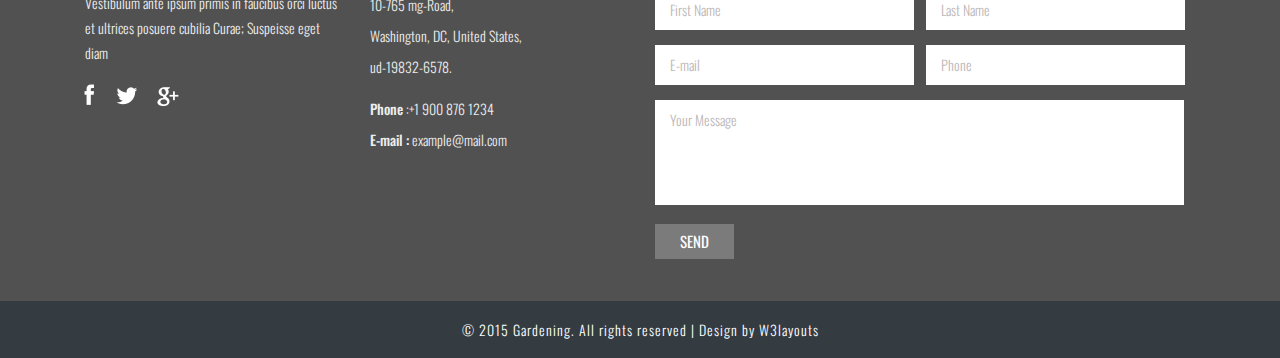
<file: html/gallery.html>
<!--
Author: W3layouts
Author URL: http://w3layouts.com
License: Creative Commons Attribution 3.0 Unported
License URL: http://creativecommons.org/licenses/by/3.0/
-->
<!DOCTYPE html>
<html>
<head>
<title>Gardening a Agriculture category Flat bootstrap Responsive Website Template | Gallery :: w3layouts</title>
<link href="css/bootstrap.css" rel='stylesheet' type='text/css' />
<!-- jQuery (necessary for Bootstrap's JavaScript plugins) -->
<script src="js/jquery.min.js"></script>
<!-- Custom Theme files -->
<link href="css/style.css" rel="stylesheet" type="text/css" media="all" />
<!-- Custom Theme files -->
<meta name="viewport" content="width=device-width, initial-scale=1">
<meta http-equiv="Content-Type" content="text/html; charset=utf-8" />
<meta name="keywords" content="Gardening Responsive web template, Bootstrap Web Templates, Flat Web Templates, Andriod Compatible web template, 
Smartphone Compatible web template, free webdesigns for Nokia, Samsung, LG, SonyErricsson, Motorola web design" />
<script type="application/x-javascript"> addEventListener("load", function() { setTimeout(hideURLbar, 0); }, false); function hideURLbar(){ window.scrollTo(0,1); } </script>
<!--webfont-->
<link href='http://fonts.googleapis.com/css?family=Oswald:400,300,700' rel='stylesheet' type='text/css'>
<link href='http://fonts.googleapis.com/css?family=Niconne' rel='stylesheet' type='text/css'>
<script type="text/javascript" src="js/move-top.js"></script>
<script type="text/javascript" src="js/easing.js"></script>
<!--/script-->
<script type="text/javascript">
			jQuery(document).ready(function($) {
				$(".scroll").click(function(event){		
					event.preventDefault();
					$('html,body').animate({scrollTop:$(this.hash).offset().top},900);
				});
			});
</script>
</head>
<body>
	<!-- header-section-starts -->
	<div class="about-header-banner">
		<div class="container">
			<div class="home">
					<a href="index.html"><span class="glyphicon glyphicon-home"></span></a>
			</div>
			<div class="header-top">
				<div class="social-icons">
					<i class="facebook"></i>
					<i class="twitter"></i>
					<i class="googlepluse"></i>
				</div>
				<span class="menu"><img src="images/nav.png" alt=""/></span>
				<div class="top-menu">
					<ul>
					<nav class="cl-effect-13">
						<li><a href="about.html">About</a></li>
						<li><a class="active" href="">Gallery</a></li>
						<li><a href="index.html">News</a></li>
						<li><a href="typography.html">Typo</a></li>
						<li><a href="contact.html">Contact</a></li>
					</nav>
					</ul>
				</div>
				<!-- script for menu -->
					<script> 
						$( "span.menu" ).click(function() {
						$( ".top-menu ul" ).slideToggle( 300, function() {
						 // Animation complete.
						});
						});
					</script>
				<!-- //script for menu -->
				<div class="clearfix"></div>
			</div>
			<div class="clearfix"></div>
			<div class="banner-info text-center">
				<h1><a href="index.html">Gardening</a></h1>
			</div>
		</div>
	</div>
	<!-- header-section-ends -->
	<!-- content-section-starts -->
    <div class="content">
   	<div class="container">
	<div class="gallery-head" id="portfolio">
	<h3>gallery</h3>
		 <div class="gallery-bottom">
					<div class="col-md-4 gallery-left">
						<a href="images/gl7.jpg">
							<img src="images/gl7.jpg" alt="name" />
						</a>
					</div>
					<div class="col-md-4 gallery-left">
						<a href="images/gl4.jpg">
							<img src="images/gl4.jpg" alt="name" />
						</a>
					</div>
					<div class="col-md-4 gallery-left">
						<a href="images/gl5.jpg">
							<img src="images/gl5.jpg" alt="name" />
						</a>
					</div>
					<div class="col-md-4 gallery-left">
						<a href="images/gl6.jpg">
							<img src="images/gl6.jpg" alt="name" />
						</a>
					</div>
					<div class="col-md-4 gallery-left">
						<a href="images/r4.jpg">
							<img src="images/r4.jpg" alt="name" />
						</a>
					</div>
					<div class="col-md-4 gallery-left">
						<a href="images/gl2.jpg">
							<img src="images/gl2.jpg" alt="name" />
						</a>
					</div>
					<div class="col-md-4 gallery-left">
						<a href="images/r6.jpg">
							<img src="images/r6.jpg" alt="name" />
						</a>
					</div>
					<div class="col-md-4 gallery-left">
						<a href="images/r3.jpg">
							<img src="images/r3.jpg" alt="name" />
						</a>
					</div>
					<div class="col-md-4 gallery-left">
						<a href="images/gl4.jpg">
							<img src="images/gl4.jpg" alt="name" />
						</a>
					</div>
					<div class="clearfix"></div>
			</div>

<script src="js/jquery.chocolat.js"></script>
<link rel="stylesheet" href="css/chocolat.css" type="text/css"/>
 <!-- Javascript calls -->
	<script type="text/javascript" charset="utf-8">
		$(function() {
		 $('#portfolio a').Chocolat({overlayColor:'#000',leftImg:'images/leftw.gif',rightImg:'images/rightw.gif',closeImg:'images/closew.gif'});
	   });
</script>
	 </div>
</div>	

	</div>
   		<div class="gallery-top">
   			<div class="gallery">
		</div>
		</div>
   </div>
</div>
	<!-- content-section-ends -->
	<div class="get-in-touch">
			<div class="container">
				<div class="col-md-3 gin">
					<h3>Get in Touch</h3>
					<p>Vestibulum ante ipsum primis in faucibus orci luctus et ultrices posuere cubilia Curae; Suspeisse eget diam</p>
					<div class="social-icons footer-icons">
						<i class="facebook"></i>
						<i class="twitter"></i>
						<i class="googlepluse"></i>
					</div>
				</div>
				<div class="col-md-3 address">
					<h3>Address</h3>
					<address>
						<p>10-765 mg-Road,
						<p>Washington, DC, United States,</p>
						<p>ud-19832-6578.</p>
						<p class="phone"><span>Phone</span> :+1 900 876 1234</p>
						<span class="phone">E-mail : <a href="mail-to:example@mail.com">example@mail.com</a></span>
					</address>
				</div>
				<div class="col-md-6 dal">
					<h3>Drop us a line</h3>
					<input type="text" class="text" value="First Name" onfocus="this.value = '';" onblur="if (this.value == '') {this.value = 'First Name';}">
					<input type="text" class="text" value="Last Name" onfocus="this.value = '';" onblur="if (this.value == '') {this.value = 'Last Name';}">
					<input type="text" class="text" value="E-mail" onfocus="this.value = '';" onblur="if (this.value == '') {this.value = 'E-mail';}">
					<input type="text" class="text" value="Phone" onfocus="this.value = '';" onblur="if (this.value == '') {this.value = 'Phone';}">
					<textarea onfocus="if(this.value == 'Your Message') this.value='';" onblur="if(this.value == '') this.value='Your Message';" >Your Message</textarea>
					<input type="submit" value="SEND">
				</div>
				<div class="clearfix"></div>
			</div>
		</div>
	<!-- footer-section -->
	<div class="footer">
		<div class="container">
			<div class="copyright text-center">
				<p>&copy; 2015 Gardening. All rights reserved | Design by  <a href="http://w3layouts.com">  W3layouts</a></p>
			</div>
		</div>
	</div>
	<!-- footer-section -->
	<script type="text/javascript">
		$(document).ready(function() {
				/*
				var defaults = {
				containerID: 'toTop', // fading element id
				containerHoverID: 'toTopHover', // fading element hover id
				scrollSpeed: 1200,
				easingType: 'linear' 
				};
				*/
		$().UItoTop({ easingType: 'easeOutQuart' });
});
</script>
<a href="#to-top" id="toTop" style="display: block;"> <span id="toTopHover" style="opacity: 1;"> </span></a>
<!----> 

</body>
</html>
</file>
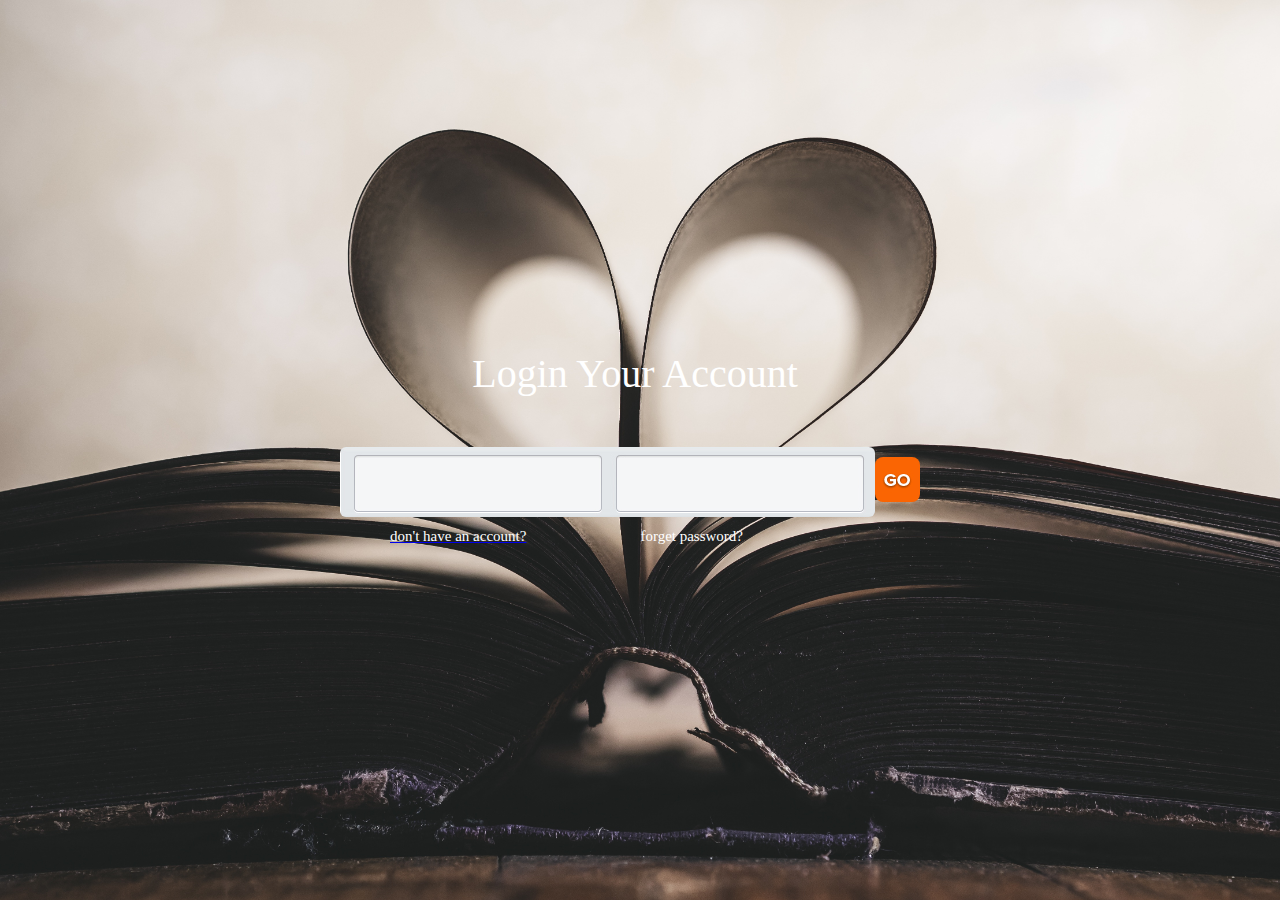
<file: html/login-patient.html>
﻿<!DOCTYPE html PUBLIC "-//W3C//DTD XHTML 1.0 Transitional//EN" "http://www.w3.org/TR/xhtml1/DTD/xhtml1-transitional.dtd">
<html xmlns="http://www.w3.org/1999/xhtml">
<head>
<meta http-equiv="Content-Type" content="text/html; charset=utf-8" />
<title>login your account</title>

<meta name="viewport" content="width=device-width">


<link href="css/login.css" rel="stylesheet" type="text/css">

</head>
<body>

<div class="login">
	<form action="/login.php" method="post" id="form">
		<div class="logo">Login Your Account</div>
		
		<div class="login_form">
			<div class="user">
				<input class="text_value" value="" name="username" type="text" id="username">
				<input class="text_value" value="" name="password" type="password" id="password">
			</div>
			<input class="button" type="submit" value="GO">
		</div>
		<div class="signup">
		<a href="reg.html"><a1>don't have an account?</a1></a>
		<a2>forget password?</a2>
		</div>
	</form>
</div>
</body>
</html>
</file>
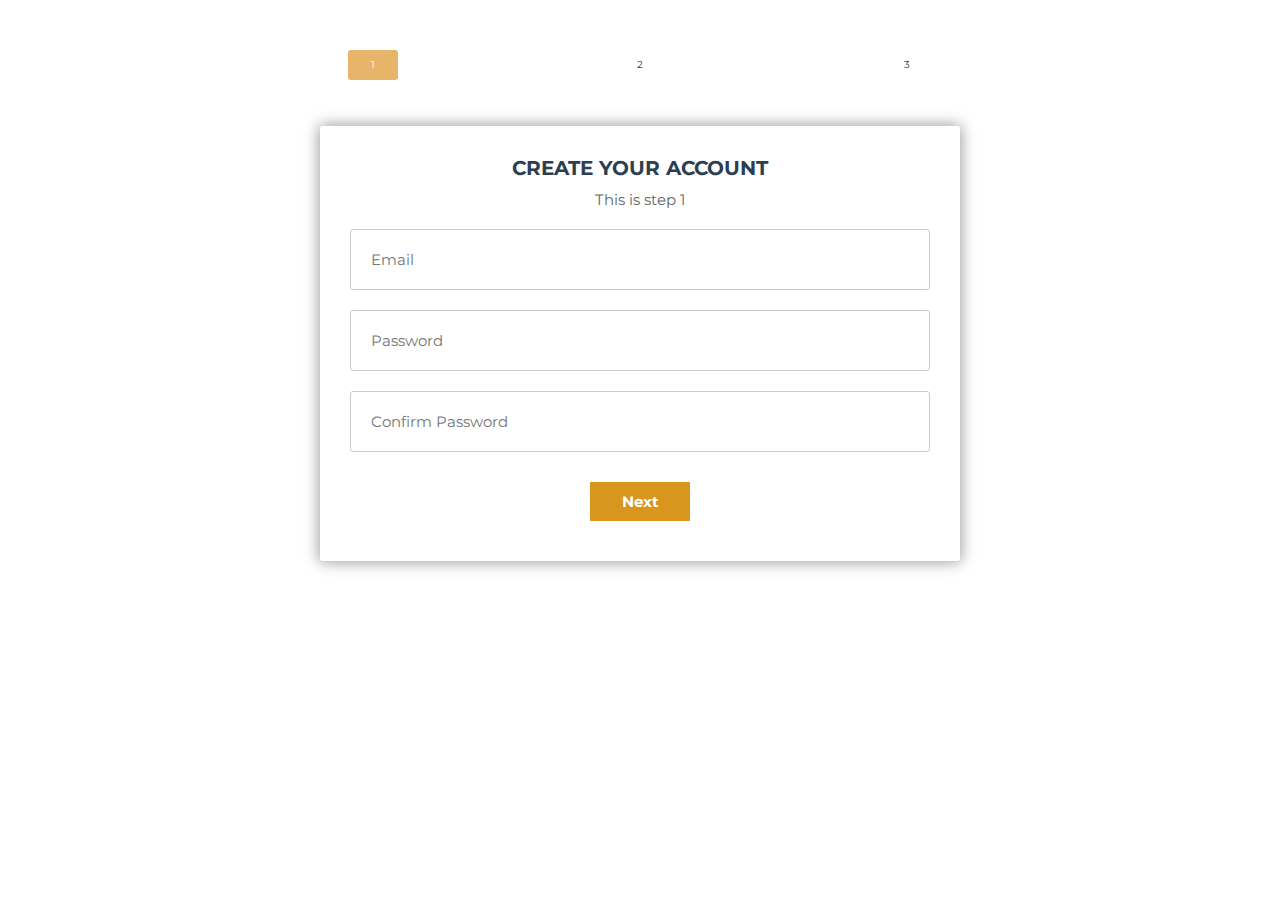
<file: html/reg.html>
<html>
<head>
<meta http-equiv="Content-Type" content="text/html; charset=gb2312">
<title>jQuery/CSS3�ֲ���ע������л�����������ʾ</title>
<link rel="stylesheet" media="screen" href="css/css.css" />
</head>
<div style="display:none"><p>jQuery�����������е�JavaScript���߿⡣</p><p>��ͳ�ƣ�Ŀǰȫ����57.3%����վʹ������Ҳ����˵��10����վ���棬��6��ʹ��jQuery�����ֻ����ʹ�ù��߿����վ����������ͻ����������˵�91.7%��</p><p>��ȻjQuery����ܻ�ӭ��������ӷ�׵�<a href="http://mathiasbynens.be/demo/jquery-size" target="_blank" data-mce-href="http://mathiasbynens.be/demo/jquery-size">���</a>Ҳ����ͷʹ���ѡ�jQuery 2.0��ԭʼ��СΪ235KB���Ż���Ϊ81KB�������֧��IE6��7��8��jQuery 1.8.3��ԭʼ��СΪ261KB���Ż���Ϊ91KB��</p><p>�������������ʹ�ǿ�����������ȫ����Ҳ��Ҫ1������������Ҫ˵�ƶ��豸�ˡ�����ζ�ţ������ʹ����jQuery���û������ӳ�1�룬���ܿ����� ҳЧ�������ǵ������ϣ�jQueryֻ��һ������DOM�Ĺ��ߣ����ǲ���Ҫ�ʣ����ֻ��Ϊ�˼�����ҳ��Ч���Ƿ��б�Ҫ������ô��Ŀ⣿</p></div><form id="msform">
	<!-- progressbar -->
	<ul id="progressbar">
		<li class="active">Account Setup</li>
		<li>Social Profiles</li>
		<li>Personal Details</li>
	</ul>
	<!-- fieldsets -->
	<fieldset>
		<h2 class="fs-title">Create your account</h2>
		<h3 class="fs-subtitle">This is step 1</h3>
		<input type="text" name="email" placeholder="Email" />
		<input type="password" name="pass" placeholder="Password" />
		<input type="password" name="cpass" placeholder="Confirm Password" />
		<input type="button" name="next" class="next action-button" value="Next" />
	</fieldset>
	<fieldset>
		<h2 class="fs-title">Social Profiles</h2>
		<h3 class="fs-subtitle">Your presence on the social network</h3>
		<input type="text" name="twitter" placeholder="Twitter" />
		<input type="text" name="facebook" placeholder="Facebook" />
		<input type="text" name="gplus" placeholder="Google Plus" />
		<input type="button" name="previous" class="previous action-button" value="Previous" />
		<input type="button" name="next" class="next action-button" value="Next" />
	</fieldset>
	<fieldset>
		<h2 class="fs-title">Personal Details</h2>
		<h3 class="fs-subtitle">We will never sell it</h3>
		<input type="text" name="fname" placeholder="First Name" />
		<input type="text" name="lname" placeholder="Last Name" />
		<input type="text" name="phone" placeholder="Phone" />
		<textarea name="address" placeholder="Address"></textarea>
		<input type="button" name="previous" class="previous action-button" value="Previous" />
		<input type="submit" name="submit" class="submit action-button" value="Submit" />
	</fieldset>
</form>
<script src="js/jquery-1.9.1.min.js" type="text/javascript"></script>
<script src="js/jquery.easing.min.js" type="text/javascript"></script>
<script src="js/jQuery.time.js" type="text/javascript"></script>
<br><br><br><br><br><br><br><br><br><br>
<br><br><br><br><br><br><br><br><br><br>

</body>
</html>
</file>
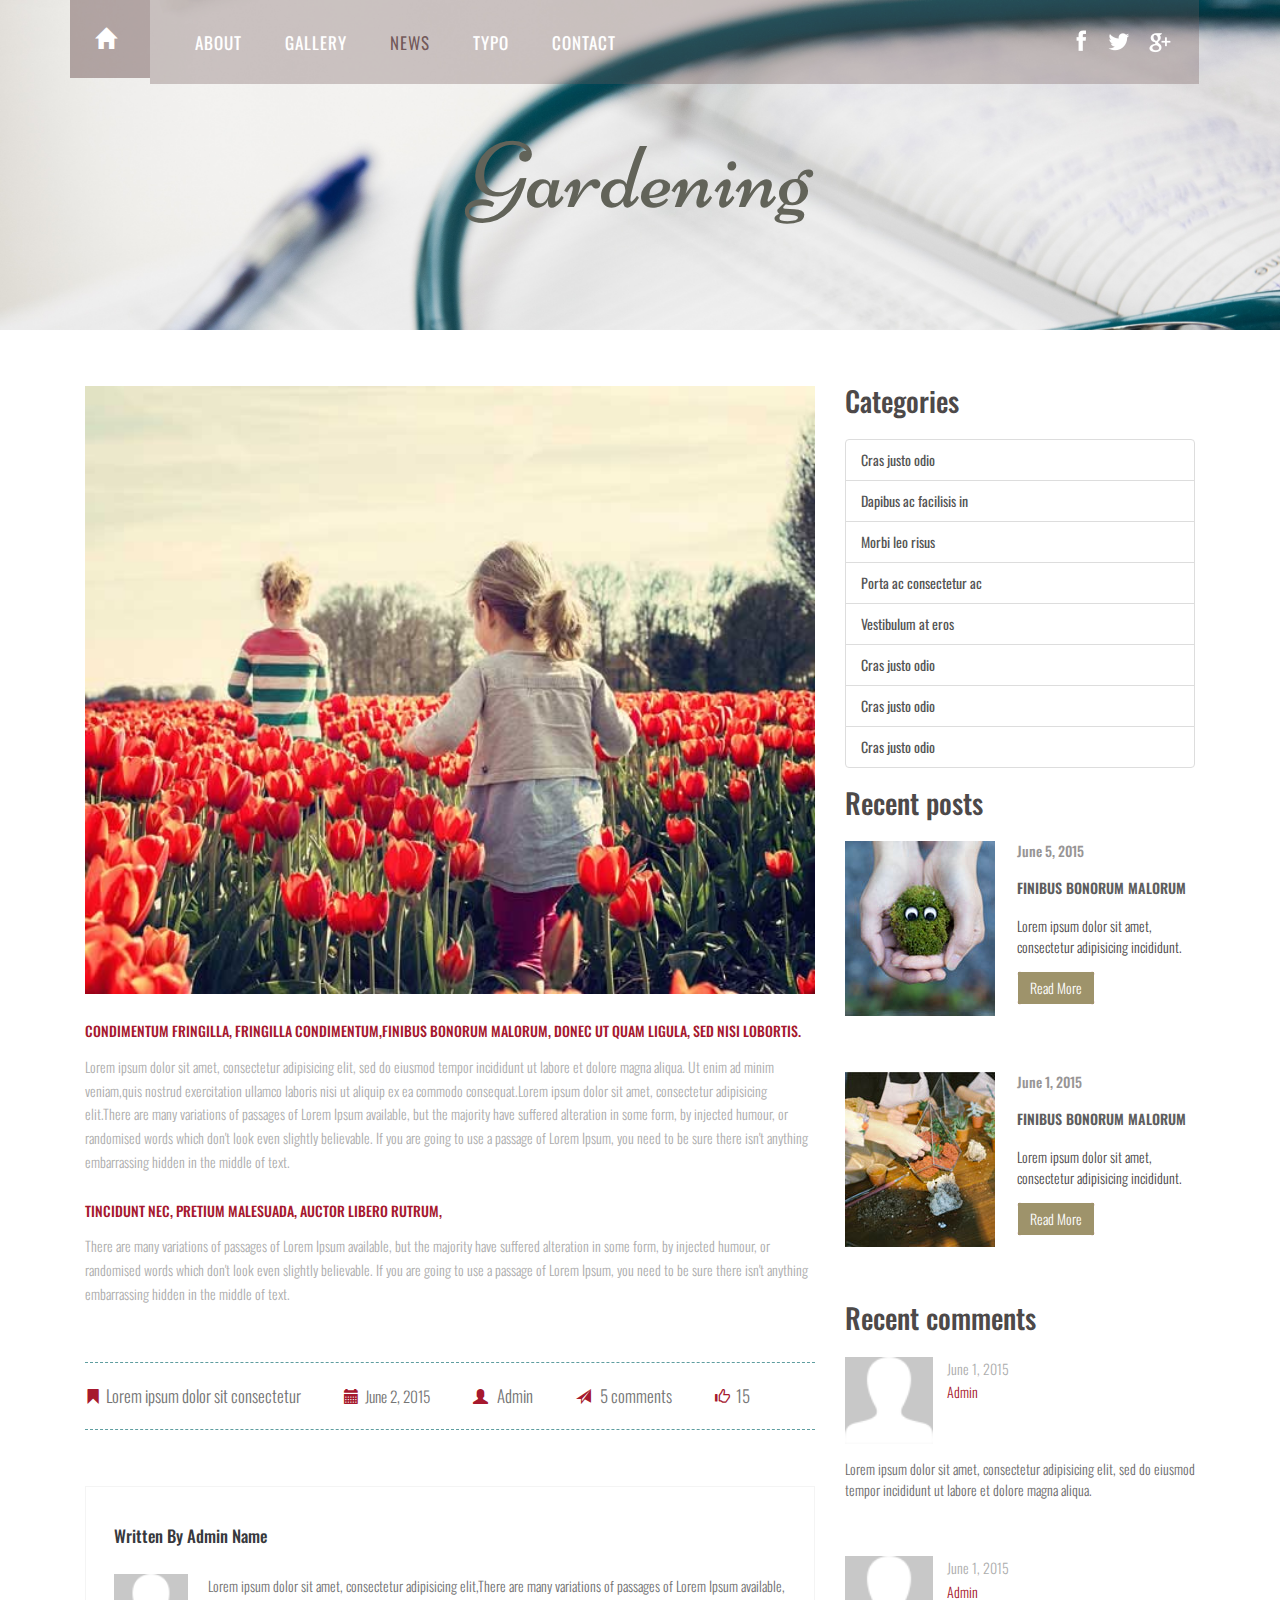
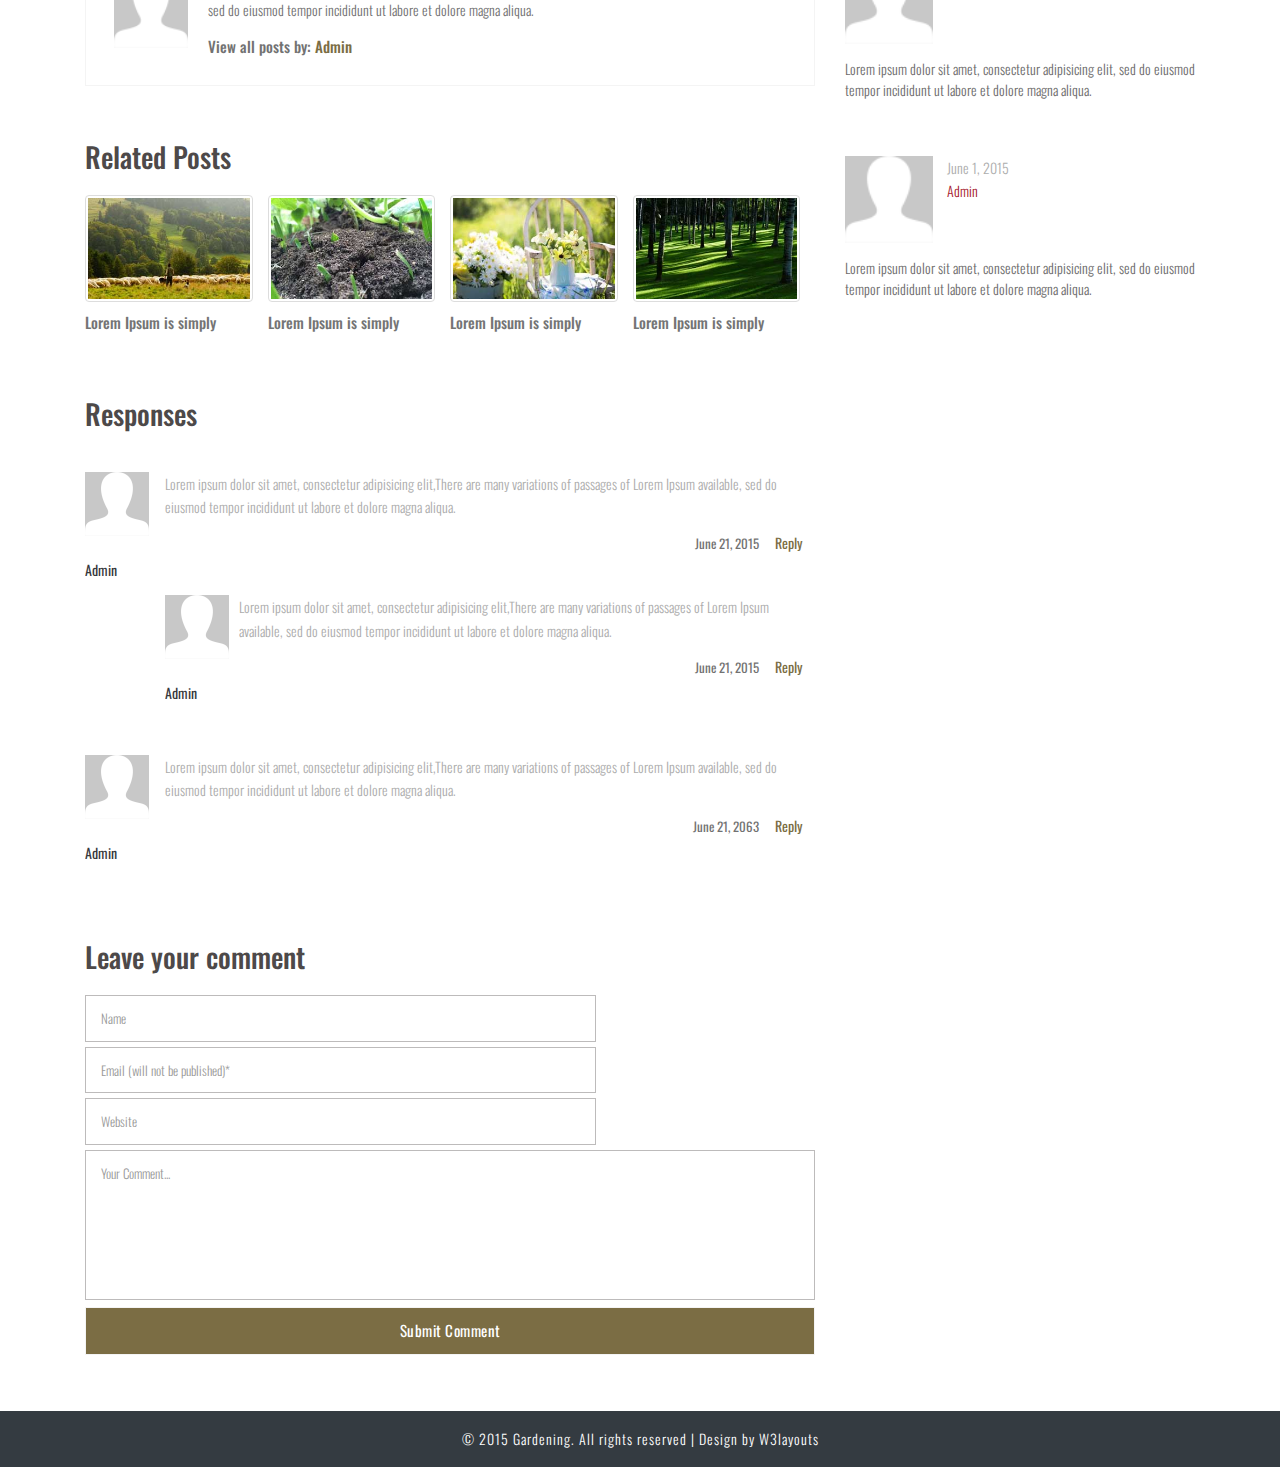
<file: html/single.html>
<!--
Author: W3layouts
Author URL: http://w3layouts.com
License: Creative Commons Attribution 3.0 Unported
License URL: http://creativecommons.org/licenses/by/3.0/
-->
<!DOCTYPE html>
<html>
<head>
<title>Gardening a Agriculture category Flat bootstrap Responsive Website Template | Single :: w3layouts</title>
<link href="css/bootstrap.css" rel='stylesheet' type='text/css' />
<!-- jQuery (necessary for Bootstrap's JavaScript plugins) -->
<script src="js/jquery.min.js"></script>
<!-- Custom Theme files -->
<link href="css/style.css" rel="stylesheet" type="text/css" media="all" />
<!-- Custom Theme files -->
<meta name="viewport" content="width=device-width, initial-scale=1">
<meta http-equiv="Content-Type" content="text/html; charset=utf-8" />
<meta name="keywords" content="Gardening Responsive web template, Bootstrap Web Templates, Flat Web Templates, Andriod Compatible web template, 
Smartphone Compatible web template, free webdesigns for Nokia, Samsung, LG, SonyErricsson, Motorola web design" />
<script type="application/x-javascript"> addEventListener("load", function() { setTimeout(hideURLbar, 0); }, false); function hideURLbar(){ window.scrollTo(0,1); } </script>
<!--webfont-->
<link href='http://fonts.googleapis.com/css?family=Oswald:400,300,700' rel='stylesheet' type='text/css'>
<link href='http://fonts.googleapis.com/css?family=Niconne' rel='stylesheet' type='text/css'>
<script type="text/javascript" src="js/move-top.js"></script>
<script type="text/javascript" src="js/easing.js"></script>
<!--/script-->
<script type="text/javascript">
			jQuery(document).ready(function($) {
				$(".scroll").click(function(event){		
					event.preventDefault();
					$('html,body').animate({scrollTop:$(this.hash).offset().top},900);
				});
			});
</script>
</head>
<body>
	<!-- header-section-starts -->
	<div class="about-header-banner">
		<div class="container">
			<div class="home">
					<a href="index.html"><span class="glyphicon glyphicon-home"></span></a>
			</div>
			<div class="header-top">
				<div class="social-icons">
					<i class="facebook"></i>
					<i class="twitter"></i>
					<i class="googlepluse"></i>
				</div>
				<span class="menu"><img src="images/nav.png" alt=""/></span>
				<div class="top-menu">
					<ul>
					<nav class="cl-effect-13">
						<li><a href="about.html">About</a></li>
						<li><a href="gallery.html">Gallery</a></li>
						<li><a class="active" href="index.html">News</a></li>
						<li><a href="typography.html">Typo</a></li>
						<li><a href="contact.html">Contact</a></li>
					</nav>
					</ul>
				</div>
				<!-- script for menu -->
					<script> 
						$( "span.menu" ).click(function() {
						$( ".top-menu ul" ).slideToggle( 300, function() {
						 // Animation complete.
						});
						});
					</script>
				<!-- //script for menu -->
				<div class="clearfix"></div>
			</div>
			<div class="clearfix"></div>
			<div class="banner-info text-center">
				<h1><a href="index.html">Gardening</a></h1>
			</div>
		</div>
	</div>
	<!-- header-section-ends -->
	<!-- content-section-starts -->
 <div class="main">
    <!--single-page-->
	<div class="single-page">
		<div class="container">
			<div class="col-md-8 single-page-left">
				<div class="single-page-info">
					<img src="images/gl7.jpg" alt=""/>
					<h5>CONDIMENTUM FRINGILLA, FRINGILLA CONDIMENTUM,FINIBUS BONORUM MALORUM, DONEC UT QUAM LIGULA, SED NISI LOBORTIS.</h5>
					<p>Lorem ipsum dolor sit amet, consectetur adipisicing elit, sed do eiusmod tempor incididunt ut labore et dolore magna aliqua.  
						Ut enim ad minim veniam,quis nostrud exercitation ullamco laboris nisi ut aliquip ex ea commodo consequat.Lorem ipsum dolor sit amet, 
						consectetur adipisicing elit.There are many variations of passages of Lorem Ipsum available, but the majority have suffered alteration  
						in some form, by injected humour, or randomised words which don't look even slightly believable. If you are going to use a passage of Lorem Ipsum,
						you need to be sure there isn't anything embarrassing hidden in the middle of text.</p>  
					<h5>TINCIDUNT NEC, PRETIUM MALESUADA, AUCTOR LIBERO RUTRUM,</h5>
					<p>There are many variations of passages of Lorem Ipsum available, but the majority have suffered alteration  
						in some form, by injected humour, or randomised words which don't look even slightly believable. If you are going to use a passage of Lorem Ipsum,
						you need to be sure there isn't anything embarrassing hidden in the middle of text.</p> 
					<div class="comment-icons">
						<ul>
							<li><span class="glyphicon glyphicon-bookmark"></span><a href="#">Lorem ipsum dolor sit consectetur</a> </li>
							<li><span class="glyphicon glyphicon-calendar"></span>June 2, 2015</li>
							<li><span class="glyphicon glyphicon-user"></span> <a href="#">Admin</a></li>
							<li><span class="glyphicon glyphicon-send"></span> <a href="#">5 comments</a></li>
							<li><span class="glyphicon glyphicon-thumbs-up"></span><a href="#">15</a></li>
						</ul>
					</div>
				</div>	
				<div class="admin-text">
					<h5>Written By Admin Name</h5>
					<div class="admin-text-left">
						<a href="#"><img src="images/icon1.png" alt=""/></a>
					</div>
					<div class="admin-text-right">
						<p>Lorem ipsum dolor sit amet, consectetur adipisicing elit,There are many variations of passages of Lorem Ipsum available, 
						sed do eiusmod tempor incididunt ut labore et dolore magna aliqua.</p>
						<span>View all posts by:<a href="#"> Admin </a></span>
					</div>
					<div class="clearfix"> </div>
				</div>
				<!--related-posts-->
				<div class="row related-posts">
					<h4>Related Posts</h4>
					<div class="col-xs-6 col-md-3 related-grids">
						<a href="single.html" class="thumbnail">
							<img src="images/img2.jpg" alt=""/>
						</a>
						<h5><a href="single.html">Lorem Ipsum is simply</a></h5>
					</div>	
					<div class="col-xs-6 col-md-3 related-grids">
						<a href="single.html" class="thumbnail">
							<img src="images/img1.jpg" alt=""/>
						</a>
						<h5><a href="single.html">Lorem Ipsum is simply</a></h5>
					</div>
					<div class="col-xs-6 col-md-3 related-grids">
						<a href="single.html" class="thumbnail">
							<img src="images/img3.jpg" alt=""/>
						</a>
						<h5><a href="single.html">Lorem Ipsum is simply</a></h5>
					</div>
					<div class="col-xs-6 col-md-3 related-grids">
						<a href="single.html" class="thumbnail">
							<img src="images/img4.jpg" alt=""/>
						</a>
						<h5><a href="single.html">Lorem Ipsum is simply</a></h5>
					</div>					
				</div>
				<!--//related-posts-->
				<div class="response">
					<h4>Responses</h4>
					<div class="media response-info">
						<div class="media-left response-text-left">
							<a href="#">
								<img class="media-object" src="images/icon1.png" alt=""/>
							</a>
							<h5><a href="#">Admin</a></h5>
						</div>
						<div class="media-body response-text-right">
							<p>Lorem ipsum dolor sit amet, consectetur adipisicing elit,There are many variations of passages of Lorem Ipsum available, 
								sed do eiusmod tempor incididunt ut labore et dolore magna aliqua.</p>
							<ul>
								<li>June 21, 2015</li>
								<li><a href="single.html">Reply</a></li>
							</ul>
							<div class="media response-info">
								<div class="media-left response-text-left">
									<a href="#">
										<img class="media-object" src="images/icon1.png" alt=""/>
									</a>
									<h5><a href="#">Admin</a></h5>
								</div>
								<div class="media-body response-text-right">
									<p>Lorem ipsum dolor sit amet, consectetur adipisicing elit,There are many variations of passages of Lorem Ipsum available, 
										sed do eiusmod tempor incididunt ut labore et dolore magna aliqua.</p>
									<ul>
										<li>June 21, 2015</li>
										<li><a href="single.html">Reply</a></li>
									</ul>		
								</div>
								<div class="clearfix"> </div>
							</div>
						</div>
						<div class="clearfix"> </div>
					</div>
					<div class="media response-info">
						<div class="media-left response-text-left">
							<a href="#">
								<img class="media-object" src="images/icon1.png" alt=""/>
							</a>
							<h5><a href="#">Admin</a></h5>
						</div>
						<div class="media-body response-text-right">
							<p>Lorem ipsum dolor sit amet, consectetur adipisicing elit,There are many variations of passages of Lorem Ipsum available, 
								sed do eiusmod tempor incididunt ut labore et dolore magna aliqua.</p>
							<ul>
								<li>June 21, 2063</li>
								<li><a href="single.html">Reply</a></li>
							</ul>		
						</div>
						<div class="clearfix"> </div>
					</div>
				</div>	
				<div class="coment-form">
					<h4>Leave your comment</h4>
					<form>
						<input type="text" value="Name " onfocus="this.value = '';" onblur="if (this.value == '') {this.value = 'Name';}" required="">
						<input type="email" value="Email (will not be published)*" onfocus="this.value = '';" onblur="if (this.value == '') {this.value = 'Email (will not be published)*';}" required="">
						<input type="text" value="Website" onfocus="this.value = '';" onblur="if (this.value == '') {this.value = 'Website';}" required="">
						<textarea type="text"  onfocus="this.value = '';" onblur="if (this.value == '') {this.value = 'Your Comment...';}" required="">Your Comment...</textarea>
						<input type="submit" value="Submit Comment" >
					</form>
				</div>		
			</div>	
			<div class="col-md-4 single-page-right">
				<div class="category">
					<h4>Categories</h4>
					<div class="list-group">
						<a href="single.html" class="list-group-item">Cras justo odio</a>
						<a href="single.html" class="list-group-item">Dapibus ac facilisis in</a>
						<a href="single.html" class="list-group-item">Morbi leo risus</a>
						<a href="single.html" class="list-group-item">Porta ac consectetur ac</a>
						<a href="single.html" class="list-group-item">Vestibulum at eros</a>
						<a href="single.html" class="list-group-item">Cras justo odio</a>
						<a href="single.html" class="list-group-item">Cras justo odio</a>
						<a href="single.html" class="list-group-item">Cras justo odio</a>
					</div>
				</div>	
				<div class="recent-posts">
					<h4>Recent posts</h4>
					<div class="recent-posts-info">
						<div class="posts-left sngl-img">
							<a href="single.html"> <img src="images/img16.jpg" alt=""/> </a>
						</div>
						<div class="posts-right">
							<lable>June 5, 2015</lable>
							<h5><a href="single.html">FINIBUS BONORUM MALORUM </a></h5>
							<p>Lorem ipsum dolor sit amet, consectetur adipisicing incididunt.</p>
							<a href="single.html" class="btn btn-primary hvr-rectangle-in">Read More</a>
						</div>
						<div class="clearfix"> </div>
					</div>	
					<div class="recent-posts-info">
						<div class="posts-left sngl-img">
							<a href="single.html"> <img src="images/img17.jpg" alt=""/></a>
						</div>
						<div class="posts-right">
							<lable>June 1, 2015</lable>
							<h5><a href="single.html">FINIBUS BONORUM MALORUM </a></h5>
							<p>Lorem ipsum dolor sit amet, consectetur adipisicing incididunt.</p>
							<a href="single.html" class="btn btn-primary hvr-rectangle-in">Read More</a>
						</div>
						<div class="clearfix"> </div>
					</div>
					<div class="clearfix"> </div>
				</div>
				<div class="comments">
					<h4>Recent comments</h4>
					<div class="comments-info">
						<div class="cmnt-icon-left">
							<a href="single.html"><img src="images/icon1.png" alt=""/></a>
						</div>
						<div class="cmnt-icon-right">
							<p>June 1, 2015</p>
							<p><a href="single.html">Admin</a></p>
						</div>
						<div class="clearfix"> </div>
						<p class="cmmnt">Lorem ipsum dolor sit amet, consectetur adipisicing elit, 
							sed do eiusmod tempor incididunt ut labore et dolore magna aliqua.</p>
					</div>
					<div class="comments-info cmnts-mddl">
						<div class="cmnt-icon-left">
							<a href="single.html"><img src="images/icon1.png" alt=""/></a>
						</div>
						<div class="cmnt-icon-right">
							<p>June 1, 2015</p>
							<p><a href="single.html">Admin</a></p>
						</div>
						<div class="clearfix"> </div>
						<p class="cmmnt">Lorem ipsum dolor sit amet, consectetur adipisicing elit, 
							sed do eiusmod tempor incididunt ut labore et dolore magna aliqua.</p>
					</div>
					<div class="comments-info">
						<div class="cmnt-icon-left">
							<a href="single.html"><img src="images/icon1.png" alt=""/></a>
						</div>
						<div class="cmnt-icon-right">
							<p>June 1, 2015</p>
							<p><a href="single.html">Admin</a></p>
						</div>
						<div class="clearfix"> </div>
						<p class="cmmnt">Lorem ipsum dolor sit amet, consectetur adipisicing elit, 
							sed do eiusmod tempor incididunt ut labore et dolore magna aliqua.</p>
					</div>
				</div>
			</div>
			<div class="clearfix"> </div>
		</div>	
	</div>
<!--//single-page-->

 </div>
	<!-- content-section-ends -->
	
	<!-- footer-section -->
	<div class="footer">
		<div class="container">
			<div class="copyright text-center">
				<p>&copy; 2015 Gardening. All rights reserved | Design by  <a href="http://w3layouts.com">  W3layouts</a></p>
			</div>
		</div>
	</div>
	<!-- footer-section -->
	<script type="text/javascript">
		$(document).ready(function() {
				/*
				var defaults = {
				containerID: 'toTop', // fading element id
				containerHoverID: 'toTopHover', // fading element hover id
				scrollSpeed: 1200,
				easingType: 'linear' 
				};
				*/
		$().UItoTop({ easingType: 'easeOutQuart' });
});
</script>
<a href="#to-top" id="toTop" style="display: block;"> <span id="toTopHover" style="opacity: 1;"> </span></a>
<!----> 
</body>
</html>
</file>
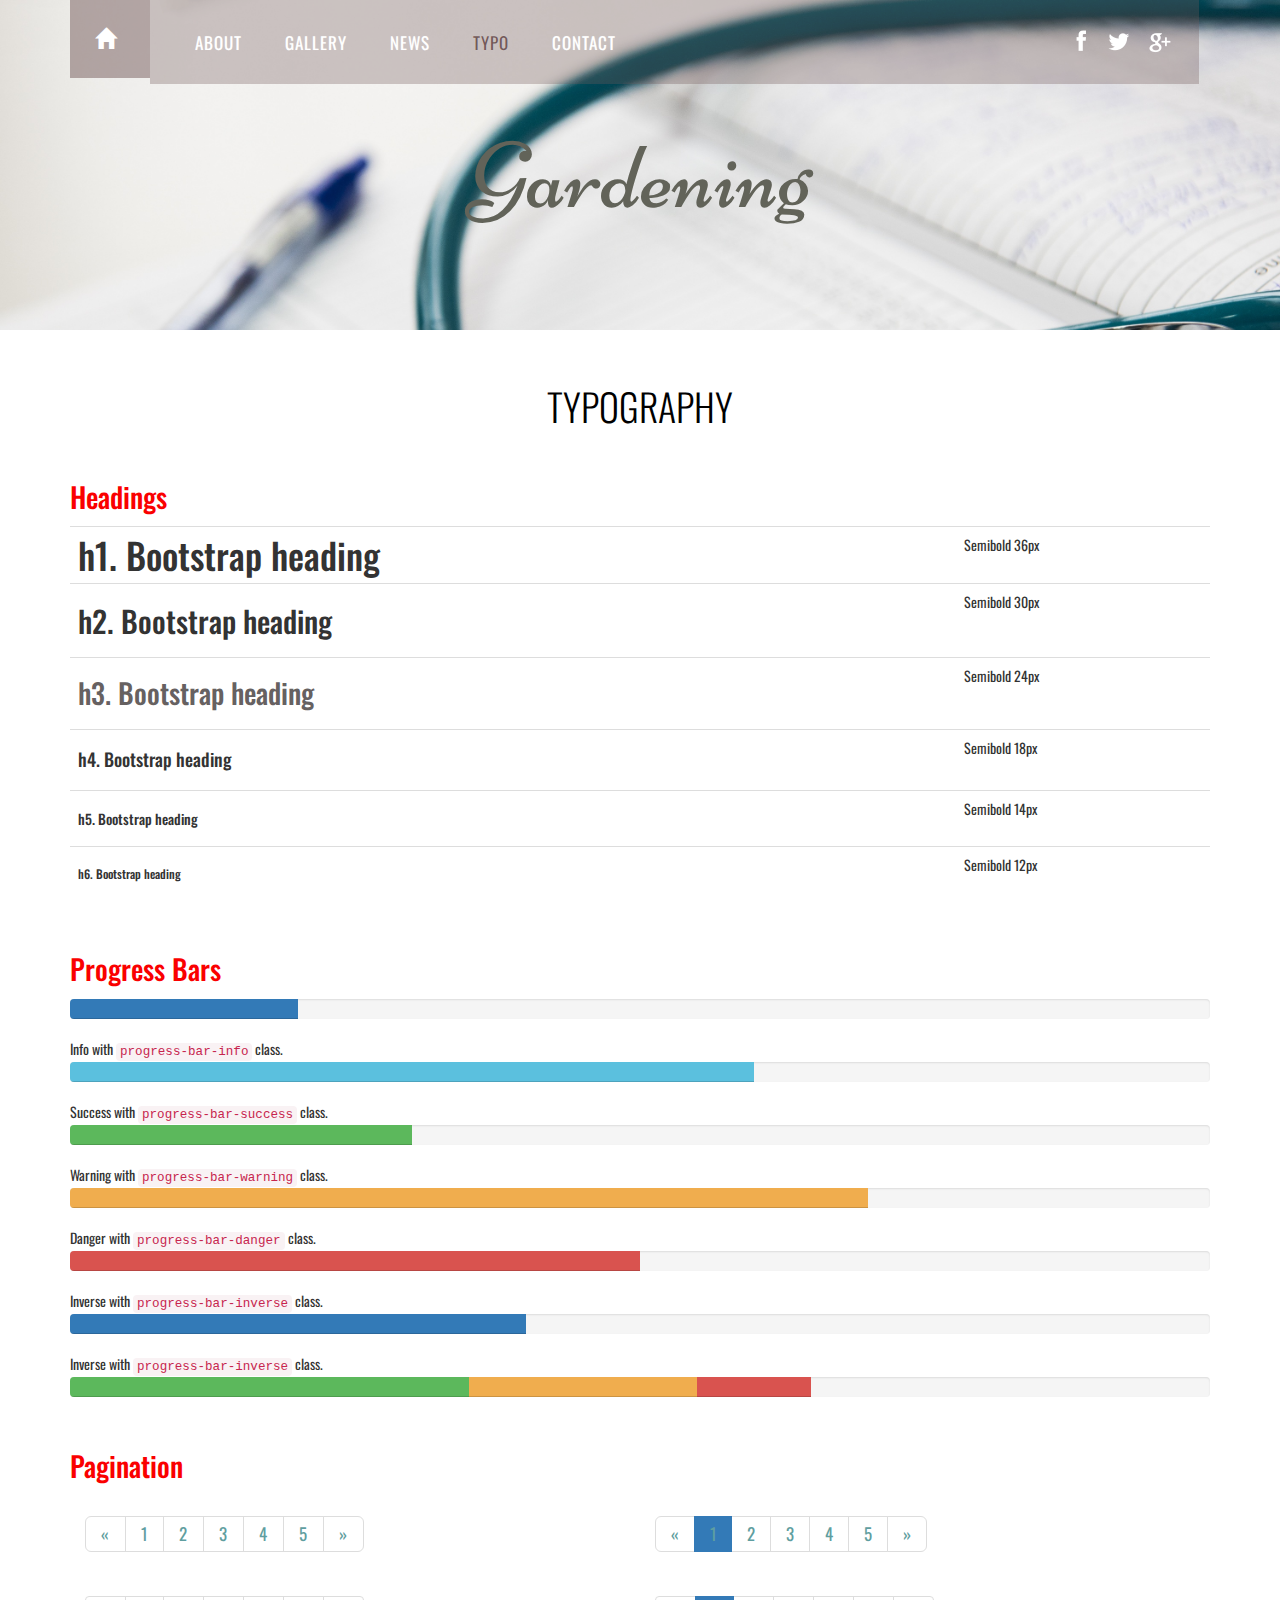
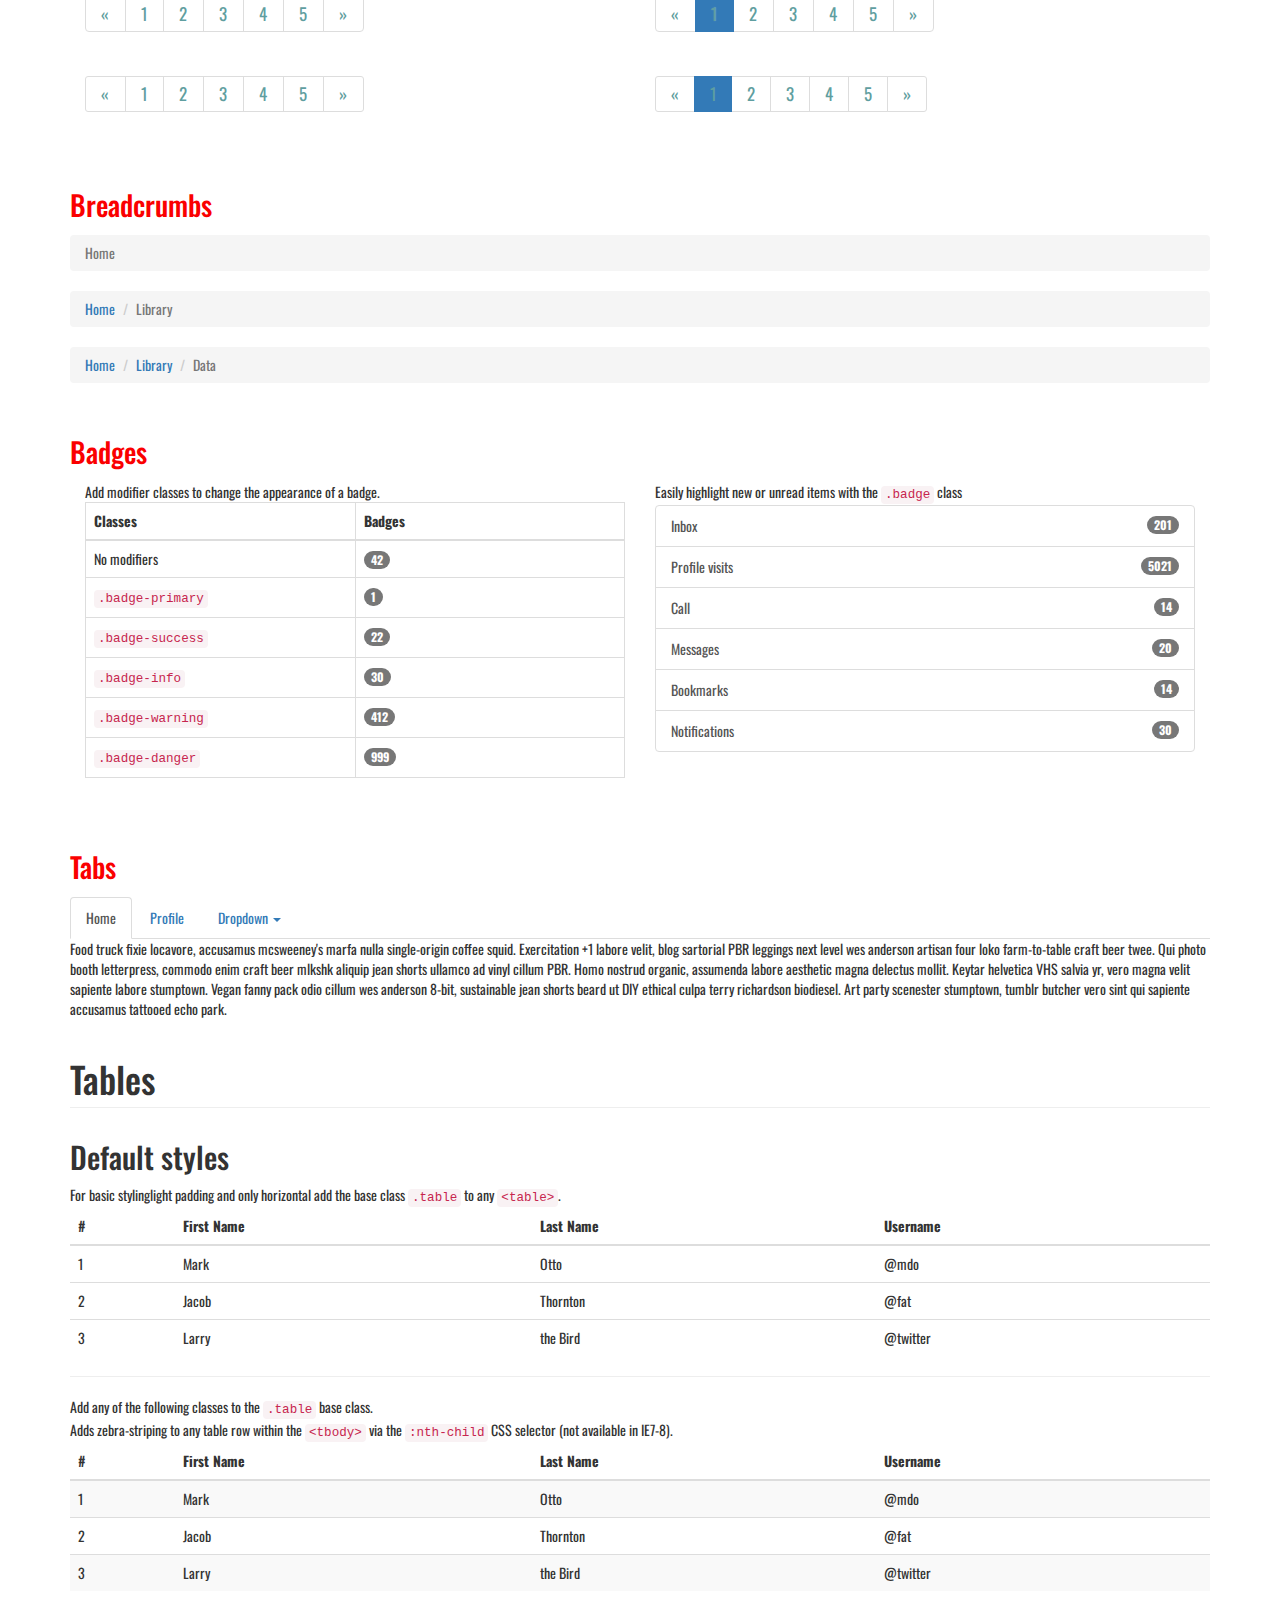
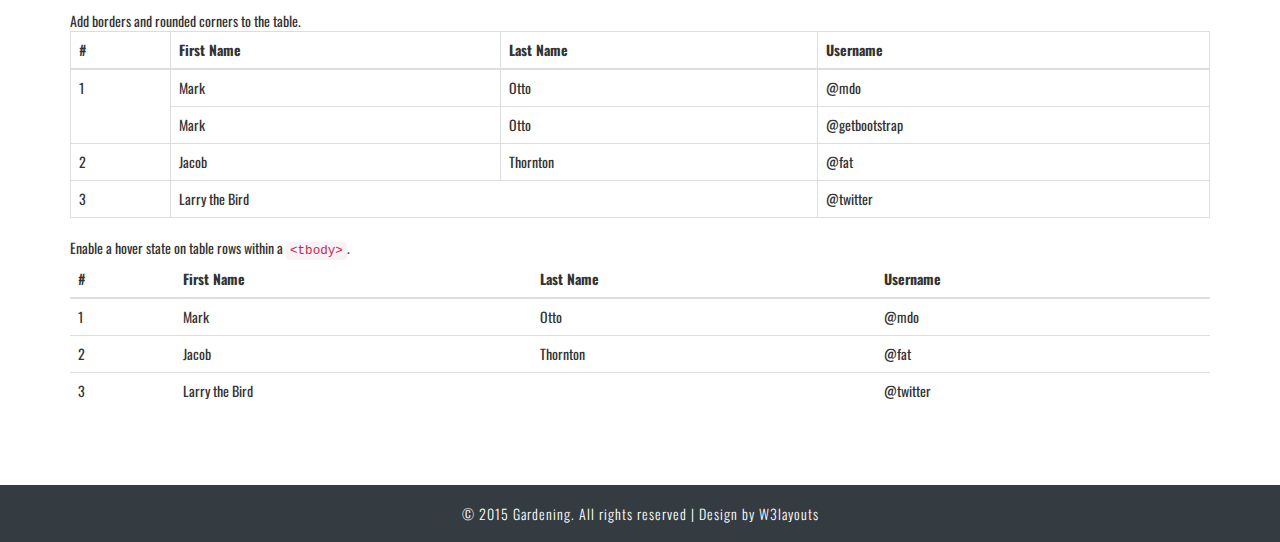
<file: html/typography.html>
<!--
Author: W3layouts
Author URL: http://w3layouts.com
License: Creative Commons Attribution 3.0 Unported
License URL: http://creativecommons.org/licenses/by/3.0/
-->
<!DOCTYPE html>
<html>
<head>
<title>Gardening a Agriculture category Flat bootstrap Responsive Website Template | Typography :: w3layouts</title>
<link href="css/bootstrap.css" rel='stylesheet' type='text/css' />
<!-- jQuery (necessary for Bootstrap's JavaScript plugins) -->
<script src="js/jquery.min.js"></script>
<script src="js/bootstrap.js"></script>
<!-- Custom Theme files -->
<link href="css/style.css" rel="stylesheet" type="text/css" media="all" />
<!-- Custom Theme files -->
<meta name="viewport" content="width=device-width, initial-scale=1">
<meta http-equiv="Content-Type" content="text/html; charset=utf-8" />
<meta name="keywords" content="Gardening Responsive web template, Bootstrap Web Templates, Flat Web Templates, Andriod Compatible web template, 
Smartphone Compatible web template, free webdesigns for Nokia, Samsung, LG, SonyErricsson, Motorola web design" />
<script type="application/x-javascript"> addEventListener("load", function() { setTimeout(hideURLbar, 0); }, false); function hideURLbar(){ window.scrollTo(0,1); } </script>
<!--webfont-->
<link href='http://fonts.googleapis.com/css?family=Oswald:400,300,700' rel='stylesheet' type='text/css'>
<link href='http://fonts.googleapis.com/css?family=Niconne' rel='stylesheet' type='text/css'>
<script type="text/javascript" src="js/move-top.js"></script>
<script type="text/javascript" src="js/easing.js"></script>
<!--/script-->
<script type="text/javascript">
			jQuery(document).ready(function($) {
				$(".scroll").click(function(event){		
					event.preventDefault();
					$('html,body').animate({scrollTop:$(this.hash).offset().top},900);
				});
			});
</script>
</head>
<body>
	<!-- header-section-starts -->
	<div class="about-header-banner">
		<div class="container">
			<div class="home">
					<a href="index.html"><span class="glyphicon glyphicon-home"></span></a>
			</div>
			<div class="header-top">			
				<div class="social-icons">
					<i class="facebook"></i>
					<i class="twitter"></i>
					<i class="googlepluse"></i>
				</div>
				<span class="menu"><img src="images/nav.png" alt=""/></span>
				<div class="top-menu">
					<ul>
					<nav class="cl-effect-13">
						<li><a href="about.html">About</a></li>
						<li><a href="gallery.html">Gallery</a></li>
						<li><a href="index.html">News</a></li>
						<li><a class="active" href="typography.html">Typo</a></li>
						<li><a href="contact.html">Contact</a></li>
					</nav>
					</ul>
				</div>
				<!-- script for menu -->
					<script> 
						$( "span.menu" ).click(function() {
						$( ".top-menu ul" ).slideToggle( 300, function() {
						 // Animation complete.
						});
						});
					</script>
				<!-- //script for menu -->
				<div class="clearfix"></div>
			</div>
			<div class="clearfix"></div>
			<div class="banner-info text-center">
				<h1><a href="index.html">Gardening</a></h1>
			</div>
		</div>
	</div>
	<!-- header-section-ends -->
	<div class="typrography">
	 <div class="container">
	      <h3 class="type text-center">Typography</h3>
		 <div class="grid_3 grid_4">
		     <h3 class="first">Headings</h3>
		     <div class="bs-example">
				 <table class="table">
				  <tbody>
					<tr>
					  <td><h1 id="h1.-bootstrap-heading">h1. Bootstrap heading<a class="anchorjs-link" href="#h1.-bootstrap-heading"><span class="anchorjs-icon"></span></a></h1></td>
					  <td class="type-info">Semibold 36px</td>
					</tr>
					<tr>
					  <td><h2 id="h2.-bootstrap-heading">h2. Bootstrap heading<a class="anchorjs-link" href="#h2.-bootstrap-heading"><span class="anchorjs-icon"></span></a></h2></td>
					  <td class="type-info">Semibold 30px</td>
					</tr>
					<tr>
					  <td><h3 id="h3.-bootstrap-heading">h3. Bootstrap heading<a class="anchorjs-link" href="#h3.-bootstrap-heading"><span class="anchorjs-icon"></span></a></h3></td>
					  <td class="type-info">Semibold 24px</td>
					</tr>
					<tr>
					  <td><h4 id="h4.-bootstrap-heading">h4. Bootstrap heading<a class="anchorjs-link" href="#h4.-bootstrap-heading"><span class="anchorjs-icon"></span></a></h4></td>
					  <td class="type-info">Semibold 18px</td>
					</tr>
					<tr>
					  <td><h5 id="h5.-bootstrap-heading">h5. Bootstrap heading<a class="anchorjs-link" href="#h5.-bootstrap-heading"><span class="anchorjs-icon"></span></a></h5></td>
					  <td class="type-info">Semibold 14px</td>
					</tr>
					<tr>
					  <td><h6>h6. Bootstrap heading</h6></td>
					  <td class="type-info">Semibold 12px</td>
					</tr>
				  </tbody>
				 </table>
			 </div>
	      </div>
		 		
		  <div class="grid_3 grid_5">
			 <h3>Progress Bars</h3>
			  <div class="tab-content">
				 <div class="tab-pane active" id="domprogress">
					 <div class="progress">    
					      <div class="progress-bar progress-bar-primary" style="width: 20%"></div>
					 </div>
					 <p>Info with <code>progress-bar-info</code> class.</p>
					 <div class="progress">    
						 <div class="progress-bar progress-bar-info" style="width: 60%"></div>
					 </div>
					 <p>Success with <code>progress-bar-success</code> class.</p>
					 <div class="progress">
						 <div class="progress-bar progress-bar-success" style="width: 30%"></div>
					 </div>
					 <p>Warning with <code>progress-bar-warning</code> class.</p>
					 <div class="progress">
						 <div class="progress-bar progress-bar-warning" style="width: 70%"></div>
					 </div>
					 <p>Danger with <code>progress-bar-danger</code> class.</p>
					 <div class="progress">
						 <div class="progress-bar progress-bar-danger" style="width: 50%"></div>
					 </div>
					 <p>Inverse with <code>progress-bar-inverse</code> class.</p>
					 <div class="progress">
						 <div class="progress-bar progress-bar-inverse" style="width: 40%"></div>
					 </div>
					 <p>Inverse with <code>progress-bar-inverse</code> class.</p>
					 <div class="progress">
						 <div class="progress-bar progress-bar-success" style="width: 35%"><span class="sr-only">35% Complete (success)</span></div>
						 <div class="progress-bar progress-bar-warning" style="width: 20%"><span class="sr-only">20% Complete (warning)</span></div>
						 <div class="progress-bar progress-bar-danger" style="width: 10%"><span class="sr-only">10% Complete (danger)</span></div>
					 </div>
				   </div>
			   </div>
		   </div>
		   
		   <div class="grid_3 grid_5">
			 <h3>Pagination</h3>
			 <div class="col-md-6">
				  <nav>
				  <ul class="pagination pagination-lg">
					<li><a href="#" aria-label="Previous"><span aria-hidden="true">«</span></a></li>
					<li><a href="#">1</a></li>
					<li><a href="#">2</a></li>
					<li><a href="#">3</a></li>
					<li><a href="#">4</a></li>
					<li><a href="#">5</a></li>
					<li><a href="#" aria-label="Next"><span aria-hidden="true">»</span></a></li>
				  </ul>
				  </nav>
				  <nav>
				  <ul class="pagination">
					<li><a href="#" aria-label="Previous"><span aria-hidden="true">«</span></a></li>
					<li><a href="#">1</a></li>
					<li><a href="#">2</a></li>
					<li><a href="#">3</a></li>
					<li><a href="#">4</a></li>
					<li><a href="#">5</a></li>
					<li><a href="#" aria-label="Next"><span aria-hidden="true">»</span></a></li>
				  </ul>
				 </nav>
				 <nav>
				   <ul class="pagination pagination-sm">
					<li><a href="#" aria-label="Previous"><span aria-hidden="true">«</span></a></li>
					<li><a href="#">1</a></li>
					<li><a href="#">2</a></li>
					<li><a href="#">3</a></li>
					<li><a href="#">4</a></li>
					<li><a href="#">5</a></li>
					<li><a href="#" aria-label="Next"><span aria-hidden="true">»</span></a></li>
				  </ul>
				 </nav>				 
			 </div>
			 <div class="col-md-6">
					<ul class="pagination pagination-lg">
									<li class="disabled"><a href="#"><span aria-hidden="true">«</span></i></a></li>
									<li class="active"><a href="#">1</a></li>
									<li><a href="#">2</a></li>
									<li><a href="#">3</a></li>
									<li><a href="#">4</a></li>
									<li><a href="#">5</a></li>
									<li><a href="#" aria-label="Next"><span aria-hidden="true">»</span></a></li>
								</ul>
				<nav>
				  <ul class="pagination">
					<li class="disabled"><a href="#" aria-label="Previous"><span aria-hidden="true">«</span></a></li>
					<li class="active"><a href="#">1 <span class="sr-only">(current)</span></a></li>
					<li><a href="#">2</a></li>
					<li><a href="#">3</a></li>
					<li><a href="#">4</a></li>
					<li><a href="#">5</a></li>
					<li><a href="#" aria-label="Next"><span aria-hidden="true">»</span></a></li>
				 </ul>
			   </nav>
				 <ul class="pagination pagination-sm">
					<li class="disabled"><a href="#"><span aria-hidden="true">«</span></i></a></li>
					<li class="active"><a href="#">1</a></li>
					<li><a href="#">2</a></li>
					<li><a href="#">3</a></li>
					<li><a href="#">4</a></li>
					<li><a href="#">5</a></li>
					<li><a href="#" aria-label="Next"><span aria-hidden="true">»</span></a></li>
				</ul>
				</div>
			   <div class="clearfix"> </div>
		 </div>
		 <div class="grid_3 grid_5">
			 <h3>Breadcrumbs</h3>
			   <ol class="breadcrumb">
			  <li class="active">Home</li>
			</ol>
			<ol class="breadcrumb">
			  <li><a href="#">Home</a></li>
			  <li class="active">Library</li>
			</ol>
			<ol class="breadcrumb">
			  <li><a href="#">Home</a></li>
			  <li><a href="#">Library</a></li>
			  <li class="active">Data</li>
			</ol>
		 </div>
	   <div class="grid_3 grid_5">
			 <h3>Badges</h3>
				<div class="col-md-6">
					<p>Add modifier classes to change the appearance of a badge.</p>
					  <table class="table table-bordered">
						<thead>
							<tr>
								<th width="50%">Classes</th>
								<th width="50%">Badges</th>
							</tr>
						</thead>
						<tbody>
							<tr>
								<td>No modifiers</td>
								<td><span class="badge">42</span></td>
							</tr>
							<tr>
								<td><code>.badge-primary</code></td>
								<td><span class="badge badge-primary">1</span></td>
							</tr>
							<tr>
								<td><code>.badge-success</code></td>
								<td><span class="badge badge-success">22</span></td>
							</tr>
							<tr>
								<td><code>.badge-info</code></td>
								<td><span class="badge badge-info">30</span></td>
							</tr>
							<tr>
								<td><code>.badge-warning</code></td>
								<td><span class="badge badge-warning">412</span></td>
							</tr>
							<tr>
								<td><code>.badge-danger</code></td>
								<td><span class="badge badge-danger">999</span></td>
							</tr>
						</tbody>
					  </table>                    
				</div>
				<div class="col-md-6">
				  <p>Easily highlight new or unread items with the <code>.badge</code> class</p>
					<div class="list-group list-group-alternate"> 
						<a href="#" class="list-group-item"><span class="badge">201</span> <i class="ti ti-email"></i> Inbox </a> 
						<a href="#" class="list-group-item"><span class="badge badge-primary">5021</span> <i class="ti ti-eye"></i> Profile visits </a> 
						<a href="#" class="list-group-item"><span class="badge">14</span> <i class="ti ti-headphone-alt"></i> Call </a> 
						<a href="#" class="list-group-item"><span class="badge">20</span> <i class="ti ti-comments"></i> Messages </a> 
						<a href="#" class="list-group-item"><span class="badge badge-warning">14</span> <i class="ti ti-bookmark"></i> Bookmarks </a> 
						<a href="#" class="list-group-item"><span class="badge badge-danger">30</span> <i class="ti ti-bell"></i> Notifications </a> 
					</div>
			   </div>
			   <div class="clearfix"> </div>
			 </div>
			 <div class="grid_3 grid_5">
				 <h3>Tabs</h3>
				   <div class="bs-example bs-example-tabs" role="tabpanel" data-example-id="togglable-tabs">
			<ul id="myTab" class="nav nav-tabs" role="tablist">
			  <li role="presentation" class="active"><a href="#home" id="home-tab" role="tab" data-toggle="tab" aria-controls="home" aria-expanded="true">Home</a></li>
			  <li role="presentation" class=""><a href="#profile" role="tab" id="profile-tab" data-toggle="tab" aria-controls="profile" aria-expanded="false">Profile</a></li>
			  <li role="presentation" class="dropdown">
				<a href="#" id="myTabDrop1" class="dropdown-toggle" data-toggle="dropdown" aria-controls="myTabDrop1-contents" aria-expanded="false">Dropdown <span class="caret"></span></a>
				<ul class="dropdown-menu" role="menu" aria-labelledby="myTabDrop1" id="myTabDrop1-contents">
				  <li><a href="#dropdown1" tabindex="-1" role="tab" id="dropdown1-tab" data-toggle="tab" aria-controls="dropdown1">@fat</a></li>
				  <li><a href="#dropdown2" tabindex="-1" role="tab" id="dropdown2-tab" data-toggle="tab" aria-controls="dropdown2">@mdo</a></li>
				</ul>
			  </li>
			</ul>
			<div id="myTabContent" class="tab-content">
			  <div role="tabpanel" class="tab-pane fade" id="home" aria-labelledby="home-tab">
				<p>Raw denim you probably haven't heard of them jean shorts Austin. Nesciunt tofu stumptown aliqua, retro synth master cleanse. Mustache cliche tempor, williamsburg carles vegan helvetica. Reprehenderit butcher retro keffiyeh dreamcatcher synth. Cosby sweater eu banh mi, qui irure terry richardson ex squid. Aliquip placeat salvia cillum iphone. Seitan aliquip quis cardigan american apparel, butcher voluptate nisi qui.</p>
			  </div>
			  <div role="tabpanel" class="tab-pane fade active in" id="profile" aria-labelledby="profile-tab">
				<p>Food truck fixie locavore, accusamus mcsweeney's marfa nulla single-origin coffee squid. Exercitation +1 labore velit, blog sartorial PBR leggings next level wes anderson artisan four loko farm-to-table craft beer twee. Qui photo booth letterpress, commodo enim craft beer mlkshk aliquip jean shorts ullamco ad vinyl cillum PBR. Homo nostrud organic, assumenda labore aesthetic magna delectus mollit. Keytar helvetica VHS salvia yr, vero magna velit sapiente labore stumptown. Vegan fanny pack odio cillum wes anderson 8-bit, sustainable jean shorts beard ut DIY ethical culpa terry richardson biodiesel. Art party scenester stumptown, tumblr butcher vero sint qui sapiente accusamus tattooed echo park.</p>
			  </div>
			  <div role="tabpanel" class="tab-pane fade" id="dropdown1" aria-labelledby="dropdown1-tab">
				<p>Etsy mixtape wayfarers, ethical wes anderson tofu before they sold out mcsweeney's organic lomo retro fanny pack lo-fi farm-to-table readymade. Messenger bag gentrify pitchfork tattooed craft beer, iphone skateboard locavore carles etsy salvia banksy hoodie helvetica. DIY synth PBR banksy irony. Leggings gentrify squid 8-bit cred pitchfork. Williamsburg banh mi whatever gluten-free, carles pitchfork biodiesel fixie etsy retro mlkshk vice blog. Scenester cred you probably haven't heard of them, vinyl craft beer blog stumptown. Pitchfork sustainable tofu synth chambray yr.</p>
			  </div>
			  <div role="tabpanel" class="tab-pane fade" id="dropdown2" aria-labelledby="dropdown2-tab">
				<p>Trust fund seitan letterpress, keytar raw denim keffiyeh etsy art party before they sold out master cleanse gluten-free squid scenester freegan cosby sweater. Fanny pack portland seitan DIY, art party locavore wolf cliche high life echo park Austin. Cred vinyl keffiyeh DIY salvia PBR, banh mi before they sold out farm-to-table VHS viral locavore cosby sweater. Lomo wolf viral, mustache readymade thundercats keffiyeh craft beer marfa ethical. Wolf salvia freegan, sartorial keffiyeh echo park vegan.</p>
			  </div>
			</div>
		   </div>
		  </div>
			 		  <section id="tables">
          <div class="page-header">
            <h1>Tables</h1>
          </div>

          <h2>Default styles</h2>
          <p>For basic stylinglight padding and only horizontal add the base class <code>.table</code> to any <code>&lt;table&gt;</code>.</p>
          <div class="bs-docs-example">
            <table class="table">
              <thead>
                <tr>
                  <th>#</th>
                  <th>First Name</th>
                  <th>Last Name</th>
                  <th>Username</th>
                </tr>
              </thead>
              <tbody>
                <tr>
                  <td>1</td>
                  <td>Mark</td>
                  <td>Otto</td>
                  <td>@mdo</td>
                </tr>
                <tr>
                  <td>2</td>
                  <td>Jacob</td>
                  <td>Thornton</td>
                  <td>@fat</td>
                </tr>
                <tr>
                  <td>3</td>
                  <td>Larry</td>
                  <td>the Bird</td>
                  <td>@twitter</td>
                </tr>
              </tbody>
            </table>
          </div>
	<hr class="bs-docs-separator">
          <p>Add any of the following classes to the <code>.table</code> base class.</p>
          <p>Adds zebra-striping to any table row within the <code>&lt;tbody&gt;</code> via the <code>:nth-child</code> CSS selector (not available in IE7-8).</p>
          <div class="bs-docs-example">
            <table class="table table-striped">
              <thead>
                <tr>
                  <th>#</th>
                  <th>First Name</th>
                  <th>Last Name</th>
                  <th>Username</th>
                </tr>
              </thead>
              <tbody>
                <tr>
                  <td>1</td>
                  <td>Mark</td>
                  <td>Otto</td>
                  <td>@mdo</td>
                </tr>
                <tr>
                  <td>2</td>
                  <td>Jacob</td>
                  <td>Thornton</td>
                  <td>@fat</td>
                </tr>
                <tr>
                  <td>3</td>
                  <td>Larry</td>
                  <td>the Bird</td>
                  <td>@twitter</td>
                </tr>
              </tbody>
            </table>
          </div>
          <p>Add borders and rounded corners to the table.</p>
          <div class="bs-docs-example">
            <table class="table table-bordered">
              <thead>
                <tr>
                  <th>#</th>
                  <th>First Name</th>
                  <th>Last Name</th>
                  <th>Username</th>
                </tr>
              </thead>
              <tbody>
                <tr>
                  <td rowspan="2">1</td>
                  <td>Mark</td>
                  <td>Otto</td>
                  <td>@mdo</td>
                </tr>
                <tr>
                  <td>Mark</td>
                  <td>Otto</td>
                  <td>@getbootstrap</td>
                </tr>
                <tr>
                  <td>2</td>
                  <td>Jacob</td>
                  <td>Thornton</td>
                  <td>@fat</td>
                </tr>
                <tr>
                  <td>3</td>
                  <td colspan="2">Larry the Bird</td>
                  <td>@twitter</td>
                </tr>
              </tbody>
            </table>
          </div>
          <p>Enable a hover state on table rows within a <code>&lt;tbody&gt;</code>.</p>
          <div class="bs-docs-example">
            <table class="table table-hover">
              <thead>
                <tr>
                  <th>#</th>
                  <th>First Name</th>
                  <th>Last Name</th>
                  <th>Username</th>
                </tr>
              </thead>
              <tbody>
                <tr>
                  <td>1</td>
                  <td>Mark</td>
                  <td>Otto</td>
                  <td>@mdo</td>
                </tr>
                <tr>
                  <td>2</td>
                  <td>Jacob</td>
                  <td>Thornton</td>
                  <td>@fat</td>
                </tr>
                <tr>
                  <td>3</td>
                  <td colspan="2">Larry the Bird</td>
                  <td>@twitter</td>
                </tr>
              </tbody>
            </table>
          </div>

	</div>
</div>


	</div>
</div>

	<!-- footer-section -->
	<div class="footer">
		<div class="container">
			<div class="copyright text-center">
				<p>&copy; 2015 Gardening. All rights reserved | Design by  <a href="http://w3layouts.com">  W3layouts</a></p>
			</div>
		</div>
	</div>
	<!-- footer-section -->
	<script type="text/javascript">
		$(document).ready(function() {
				/*
				var defaults = {
				containerID: 'toTop', // fading element id
				containerHoverID: 'toTopHover', // fading element hover id
				scrollSpeed: 1200,
				easingType: 'linear' 
				};
				*/
		$().UItoTop({ easingType: 'easeOutQuart' });
});
</script>
<a href="#to-top" id="toTop" style="display: block;"> <span id="toTopHover" style="opacity: 1;"> </span></a>
<!----> 
</body>
</html>
</file>
<file: html/css/style.css>
/*--
Author: W3layouts
Author URL: http://w3layouts.com
License: Creative Commons Attribution 3.0 Unported
License URL: http://creativecommons.org/licenses/by/3.0/
--*/
body{
	padding:0;
	margin:0;
    font-family: 'Oswald', sans-serif;
	background:#FFF;
}
body a{
    transition:0.3s all;
	-webkit-transition:0.3s all;
	-moz-transition:0.3s all;
	-o-transition:0.3s all;
	-ms-transition:0.3s all;
}
input[type="button"],input[type="submit"]{
	transition:0.3s all;
	-webkit-transition:0.3s all;
	-moz-transition:0.3s all;
	-o-transition:0.3s all;
	-ms-transition:0.3s all;
}
h1,h2,h3,h4,h5,h6{
	margin:0;			   
}	
p{
	margin:0;
}
ul{
	margin:0;
	padding:0;
}
label{
	margin:0;
}
/*-----start-header----*/
.header-banner{
	/*
background:url('../images/medical-563427.jpg') no-repeat;
*/
	background: url(/img/background.jpg) no-repeat;
	background-size:cover;
	-webkit-background-size:cover;
	-o-background-size:cover;
	-ms-background-size:cover;
	-moz-background-size:cover;
/* 	min-height:900px; */
}
.about-header-banner{
	background:url('../images/medical-563427.jpg') no-repeat;
	background-size:cover;
	-webkit-background-size:cover;
	-o-background-size:cover;
	-ms-background-size:cover;
	-moz-background-size:cover;
	min-height:330px;
}
.home{
	float:left;
	width:7%;
/* 	background: rgba(158, 147, 107, 0.51); */
	background: rgba(115,90,90,0.5);
	padding: 2.5em 2em;
}
span.glyphicon.glyphicon-home {
	font-size: 21px;
	color: #fff;
}
.top-menu{
	float:left;
	margin-top:9px;
}

nav a {
	position: relative;
	display: inline-block;
	outline: none;
	color: #fff;
	text-decoration: none;
	text-transform: uppercase;
	letter-spacing: 1px;
	font-weight: 400;
	text-shadow: 0 0 1px rgba(255,255,255,0.3);
	font-size: 1.35em;
}
.typrography {
	padding: 4em 0;
}

nav a:hover,
nav a:focus {
	outline: none;
}/* Effect 13: three circles */
.cl-effect-13 a {
	-webkit-transition: color 0.3s;
	-moz-transition: color 0.3s;
	transition: color 0.3s;
}

.cl-effect-13 a::before {
	position: absolute;
	top: 50%;
	left: 50%;
	color: transparent;
	content: '.';
	text-shadow: 0 0 transparent;
	font-size: 1.2em;
	-webkit-transition: text-shadow 0.3s, color 0.3s;
	-moz-transition: text-shadow 0.3s, color 0.3s;
	transition: text-shadow 0.3s, color 0.3s;
	-webkit-transform: translateX(-50%);
	-moz-transform: translateX(-50%);
	transform: translateX(-50%);
	pointer-events: none;
}

.cl-effect-13 a:hover::before,
.cl-effect-13 a:focus::before {
	color: #686868;
	text-shadow: 10px 0 #fff, -10px 0 #fff;
}

.cl-effect-13 a:hover,
.cl-effect-13 a:focus {
	color: #ba7700;
}

/* Effect 14: border switch */
.cl-effect-14 a {
	padding: 0 20px;
	height: 45px;
	line-height: 45px;
}
.social-icons{
	float:right;
}
.social-icons i{
	width:35px;
	height:35px;
	background: url('../images/img-sprite.png') no-repeat 0px 0px;
	display:inline-block;
	cursor:pointer;
}
.social-icons i:hover {
	opacity: 0.5;
}
i.facebook{
	background-position:0px 0px;
}
i.twitter{
	background-position:-40px 0px;
}
i.googlepluse{
	background-position:-80px 0px;
}
.top-menu ul li{
	display:inline-block;
}
.top-menu ul li a{
	color:#fff;
	text-transform:uppercase;
	font-weight:400;
	font-size:17px;
	text-decoration:none;
	margin:0 20px;
	font-family: 'Oswald', sans-serif;
}
.top-menu ul li a:hover{
/* 	color:#83774A; */
	color: rgb(115,90,90);
}
.top-menu ul li a.active{
	/* color:#83774A; */
	color: rgb(115,90,90);
}
.header-top {
/* 	background: rgba(115, 110, 73, 0.32); */
	background: rgba(115,90,90,0.32);
	padding: 2em 30px;
	float: left;
	width: 92%;
}
.banner-info h1 a{
	color:#626359;
	font-family: 'Niconne', cursive;
	font-size:2.8em;
    text-decoration:none;
}
.banner-info {
	width:93%;
/* 	margin:6em auto 0; */
	margin: 3em auto 0;
}

.banner-info img {
	max-width: 25%;
}

.header-bottom-grid, .header-bottom-grid:active, .header-bottom-grid:visited, .header-bottom-grid:link {
	color: #222;
}

.header-bottom-grid:hover {
	color: #c00;
	text-decoration: none;
}

.header-bottom-grid1,.header-bottom-grid2,.header-bottom-grid3,.header-bottom-grid4{
	border-radius: 6px;
	border: 1px solid #ddd;
	width:31.3%;
	float:left;
	margin-right:2%;
/* 	padding: 3em 0 4em 0; */
	padding: 1em 0 3em 0;
}
span.glyphicon.glyphicon-leaf,span.nw,span.glyphicon.glyphicon-certificate,span.glyphicon.glyphicon-tree-deciduous,span.glyphicon.glyphicon-screenshot {
	color: #fff;
	font-size: 0px;
	padding:0.4em 0;5
}
.header-bottom-grid1{
/* 	background:url(../images/doctor-1149150.jpg); */
	background: url(/img/doctor-blur.jpg);
	background-size: 100%;	
	transition: 0.3s all;
	-webkit-transition: 0.3s all;
	-moz-transition: 0.3s all;
	-o-transition: 0.3s all;
	-ms-transition: 0.3s all;
}
.header-bottom-grid1:hover {
	border: 1px solid #c00;
/* 	color: #c00; */
/* 	background-color: #7B6D44; */
	transition: 0.3s all;
	-webkit-transition: 0.3s all;
	-moz-transition: 0.3s all;
	-o-transition: 0.3s all;
	-ms-transition: 0.3s all;
}
.header-bottom-grid1:hover span.nw{
	transform: rotateY(360deg);
	-webkit-transform: rotateY(360deg);
	-moz-transform: rotateY(360deg);
	-o-transform: rotateY(360deg);
	-webkit-transition: 0.8s;
	-moz-transition: 0.8s;
	-o-transition: 0.8s;
	transition: 0.8s;
}
.header-bottom-grid2{
/* 	background:url(../images/heart-665186.jpg);	 */
	background: url(/img/heart-blur.jpg);
	background-size: 110%;
	transition: 0.3s all;
	-webkit-transition: 0.3s all;
	-moz-transition: 0.3s all;
	-o-transition: 0.3s all;
	-ms-transition: 0.3s all;
}
.header-bottom-grid2:hover{
	border: 1px solid #c00;
/* 	background:#a6192e;	 */
	transition: 0.3s all;
	-webkit-transition: 0.3s all;
	-moz-transition: 0.3s all;
	-o-transition: 0.3s all;
	-ms-transition: 0.3s all;
}
.header-bottom-grid2:hover span.glyphicon.glyphicon-certificate{
	transform: rotateY(360deg);
	-webkit-transform: rotateY(360deg);
	-moz-transform: rotateY(360deg);
	-o-transform: rotateY(360deg);
	-webkit-transition: 0.8s;
	-moz-transition: 0.8s;
	-o-transition: 0.8s;
	transition: 0.8s;
}
.header-bottom-grid3{
/* 	background:url(../images/child-1111818.jpg); */
	background: url(/img/statistics-blur.jpg);
	background-size: 100%;	
	transition: 0.3s all;
	-webkit-transition: 0.3s all;
	-moz-transition: 0.3s all;
	-o-transition: 0.3s all;
	-ms-transition: 0.3s all;	
}
.header-bottom-grid3:hover span.glyphicon.glyphicon-tree-deciduous{
	transform: rotateY(360deg);
	-webkit-transform: rotateY(360deg);
	-moz-transform: rotateY(360deg);
	-o-transform: rotateY(360deg);
	-webkit-transition: 0.8s;
	-moz-transition: 0.8s;
	-o-transition: 0.8s;
	transition: 0.8s;
}
.header-bottom-grid3:hover{
	border: 1px solid #c00;
/* 	background:#decba5; */
	transition: 0.3s all;
	-webkit-transition: 0.3s all;
	-moz-transition: 0.3s all;
	-o-transition: 0.3s all;
	-ms-transition: 0.3s all;	
}
.header-bottom-grid4{
	background:rgba(0, 0, 0, 0.48);	
	transition: 0.3s all;
	-webkit-transition: 0.3s all;
	-moz-transition: 0.3s all;
	-o-transition: 0.3s all;
	-ms-transition: 0.3s all;
	margin-right:0;
}
.header-bottom-grid4:hover{
	background:#000000;	
	transition: 0.3s all;
	-webkit-transition: 0.3s all;
	-moz-transition: 0.3s all;
	-o-transition: 0.3s all;
	-ms-transition: 0.3s all;
	margin-right:0;
}
.header-bottom-grid4:hover span.glyphicon.glyphicon-screenshot{
	transform: rotateY(360deg);
	-webkit-transform: rotateY(360deg);
	-moz-transform: rotateY(360deg);
	-o-transform: rotateY(360deg);
	-webkit-transition: 0.8s;
	-moz-transition: 0.8s;
	-o-transition: 0.8s;
	transition: 0.8s;
}
.header-bottom-grid1 h4,.header-bottom-grid2 h4,.header-bottom-grid3 h4,.header-bottom-grid4 h4{
/* 	color: #fff; */
/* 	color: #222; */
	font-size: 2.1em;
	margin-top:0.7em;
	font-weight: 300;
	text-transform: uppercase;
	line-height: 1.4em;
}

.header-bottom-grids {
/* 	margin-top: 25.8em; */
	margin-top: 5em;
	margin-bottom: 2em;
}

.service {
/*
	width:31.3%;
	float:left;
*/
	margin-right:2%;	
	background:#fff;
	padding: 3.3em 1.6em 5em 1.6em;
	position:relative;
}

.service > img {
	border-radius: 75px;
	float: left;
	margin: 1.5em 2em 1.5em 0;
	height: 150px;
	vertical-align: center;
	width: 150px;
}
.service-alternate {
	background-color: #f8f8f8;
	text-align: right;
}
	.service-alternate > img {
		float: right;
		margin: 1em 0 1em 1em;
	}

.service button {
/* 	margin: 0 0.5em 0.5em 0.5em; */
}

.secvice-top-grid-4{
	margin-right:0;
}
.services {
	background: #f0f0f0;
}
.secvice-top-grid-1 h3,.secvice-top-grid-2 h3,.secvice-top-grid-3 h3,.secvice-top-grid-4 h3{
	color: #000000;
	text-transform: uppercase;
	font-size: 1.6em;
	font-weight: 300;
	margin-bottom: 12px;
}
.secvice-top-grid-1 p,.secvice-top-grid-2 p,.secvice-top-grid-3 p,.secvice-top-grid-4 p{
	color: #7f9b9d;
	font-size: 1.1em;
	font-weight: 300;
	line-height:1.6em;
}
i.icon1{
	width:50px;
	height:50px;
	background:url('../images/img-sprite.png') no-repeat -130px -2px;
	display:inline-block;
}
i.icon2{
	width:50px;
	height:50px;
	background:url('../images/img-sprite.png') no-repeat -191px -2px;
	display:inline-block;
}
i.icon3{
	width:50px;
	height:50px;
	background:url('../images/img-sprite.png') no-repeat -250px -2px;
	display:inline-block;
}
i.icon4{
	width:50px;
	height:50px;
	background:url('../images/img-sprite.png') no-repeat -10px -50px;
	display:inline-block;
}
.icon1 {
	position: absolute;
	bottom: -2px;
	right: -2px;
}
.icon2 {
	position: absolute;
	bottom: -2px;
	right: -2px;
}
.icon3 {
	position: absolute;
	bottom: -2px;
	right: -2px;
}
.icon4 {
	position: absolute;
	bottom: -2px;
	right: -2px;
}

.services-bottom-left {
	padding: 0 15px 0 0;
}
.services-bottom-left img,.services-bottom-right img{
	width:100%;
}
.services-bottom-right {
	padding: 0 0 0 15px;
}
.services-bottom-middle h3{
	color:#616161;
	font-size:2.3em;
	font-weight:300;
	text-transform:uppercase
	  margin-top: 0.4em;
}
.services-bottom-middle p{
	color:#616161;
	font-size:1.2em;
	font-weight:300;
	line-height:1.6em;
	margin-top:18px;
}
.services-bottom-grids {
	padding: 5em 0 7em 0;
}
.item-1 img,.item-2 img  {
	width: 100%;
}
.item-1,.item-2{
	  padding: 0 10px 0 0;
}
.item-1 h3{
	  color: #fff;
  text-transform: uppercase;
  font-size: 2.2em;
  font-weight: 300;
  background: #84754e;
  padding: 15px 0 16px 0;
  text-align: center;
}
.item-2 h3{
	color:#fff;
	text-transform:uppercase;
	font-size:2.2em;
	font-weight:300;
	background:#a6192e;
	padding:15px 0 16px 0;
	text-align:center;
}
.items {
	padding: 6em 0;
}
.item-3{
	background:#000;
	min-height:322px;
	padding: 5em 2em 0 2em;
}
.item-3 h4{
	color:#fff;
	font-size:2.2em;
	font-weight:300;
	text-transform:uppercase;
}
.item-3 p{
	color:#fff;
	font-size:1.1em;
	font-weight:300;
	line-height:1.6em;
	margin-top:2em;
}
.contact-section {
	background: #515151;
	padding: 5em 0;
}
.contact-section h3 {
	text-align: center;
	color: #fff;
	font-size: 3em;
	text-transform: uppercase;
	font-weight: 300;
	margin-bottom:1em;
}
.contact-section input.text, .contact-section textarea {
	width: 100%;
	border: none;
	outline: none;
	background: #fff;
	padding: 24px 18px;
	font-weight: 400;
	font-size: 15px;
	text-transform: uppercase;
	color: #7e7e7e;
	margin: 0px 0 5px 0;
}
.contact-section textarea {
	height:10em;
	resize:none;
	margin:0;
}
.contact-section input[type="button"] {
	border: none;
	outline: none;
	padding: 21px 25px;
	color: #fff;
	background: #d58afc;
	text-transform: uppercase;
	font-weight: 400;
	font-size: 18px;
	display:block;
	width:100%;
}
.contact-section input[type="button"]:hover{
	background:#fadb6f;
}
.contact-info {
	width: 70%;
	margin: 0 auto;
}
.footer {
	padding: 3em 0;
}
.copy-rights p {
	text-transform: uppercase;
	font-size: 1.2em;
	color: #000000;
}
.copy-rights a {
	font-size: 1.3em;
	color: #d58afc;
	margin-left:10px;
	font-weight:300;
}
.copy-rights a:hover{
	color:#fadb6f;
}
/*-- testimonial --*/
.testimonials {
  background: url(../images/i5.jpg) no-repeat 0px 0px;
  background-size: cover;
	-webkit-background-size:cover;
	-o-background-size:cover;
	-ms-background-size:cover;
	-moz-background-size:cover;
  min-height: 380px;
  padding: 5em 0 0 0;
  position: relative;
  text-align: center;
}
.testmonials div.head-section {
  margin-top: 1em;
}
.testimonial-info h3 {
  color: #FFF;
  font-size: 40px;
  font-weight: 300;
  margin: 0;
  padding:0;
}
.testimonial-info h5 {
  color: #FFFFFF;
  font-size: 14px;
  margin: 1em 0;
  line-height: 1.8em;
  font-weight: 300;
}
.testimonial-nfo h5 span{
	display:block;
}
.testimonial-grid p {
  font-size: 1.3em;
  font-style: italic;
  color: #FFF;
  text-align: center;
  width: 70%;
  margin: 2em auto;
  font-weight: 300;
}
.testimonial-grid p span {
  font-size: 1.2em;
  vertical-align: middle;
}
/*-- news --*/
.news {
  padding: 4em 0;
}
.news-text h3 {
  color: #a6192e;
  font-size: 40px;
  font-weight: 300;
  margin: 0;
}
.news-text h5 {
  color: #969696;
  font-size: 14px;
  margin: 0;
  line-height: 1.8em;
  font-weight: 300;
  padding: 0;
}
.news-text h5 span{
	display:block;
}
.news-grids {
  margin-top: 3em;
}
.news-grid img{
  width: 100%;
}
img.zoom-img:hover {
  -webkit-transform: scale(1.15);
  -webkit-transition-timing-function: ease-out;
  -webkit-transition-duration: 750ms;
  -moz-transform: scale(1.15);
  -moz-transition-timing-function: ease-out;
  -moz-transition-duration: 750ms;
  overflow: hidden;
}
img.zoom-img {
  -webkit-transform: scale(1, 1);
  -webkit-transition-timing-function: ease-out;
  -webkit-transition-duration: 250ms;
  -moz-transform: scale(1, 1);
  -moz-transition-timing-function: ease-out;
  -moz-transition-duration: 250ms;
}
a.mask {
  text-decoration: none;
  overflow: hidden;
  display: block;
}
.news-grid a{
  color: #000;
  font-size: 16px;
  font-weight: 500;
  margin: 0 0 .3em 0;
  display:block;
  text-decoration:none;
}
a.button img {
	width: 7%;
	margin-top: 5px;
}
.news-grid a:hover{
	text-decoration:none;
}
.news-grid span {
  color: #a6192e;
  font-size: 14px;
  line-height: 1.7em;
  font-weight:300;
    margin-bottom: 1em;
  display: block;
}
.news-info p {
  color: #333333;
  font-size: 14px;
  margin: 0;
  line-height: 1.8em;
  font-weight: 300;
  margin-top:0.8em;
}
/*-- about-page-starts-here --*/
.who_we_are,.latest-news {
	padding: 4em 0;
}
.about-top p {
	color: #494949;
  font-weight: 300;
  font-size: 1.5em;
  line-height: 1.8em;
  /*max-width: 810px;*/
  margin: 0 auto 13px;
  opacity: 0.7;
}
.about-top h5 {
	font-size: 1.3em;
	color: #1f3e4f;
	line-height: 1.6em;
	margin: 0 auto 13px;
	max-width: 860px;
	font-weight:500;
}
.about-top h3 {
    color: #000000;
  font-size: 2.7em;
  letter-spacing: 2px;
  font-weight: 300;
  margin: 0 0px 20px 0;
  padding: 0;
}
.abt_img1{
	width:35%;
	margin-left:11%;
	margin-right:4%;
	float:left;
	margin-top:2%;
	background-size: 100%;
}
.abt_img2{
	width:35%;
	margin-right:11%;
	margin-left:4%;
	float:left;
	margin-top:2%;
	background-size: 100%;
}
.abt_img1 img,.abt_img2 img{
	width:100%;
}
.why_choose_us {
	padding: 3em 0;
	background: #7B6D44;
}
.whyus p {
	color: #fff;
	font-weight: 400;
	font-size: 1.3em;
	line-height: 1.8em;
	margin: 15px 0 0 0;
	font-weight:300;
}
.whyus span {
	margin-top: 15px;
	display: inline-block;
	width: 178px;
	height: 78px;
	background: #ffffff;	
	color: #a6192e;	
	text-align: center;	
	font-size: 24px;
	line-height: 78px;
	border-radius: 50%;	
	-webkit-border-radius: 50%;
	-o-border-radius: 50%;
	-ms-border-radius: 50%;
	-moz-border-radius: 50%;
	position: relative;
}
.why_choose_us h3 {
	color: #fff;
	font-size: 2.7em;
	font-weight: 300;
	letter-spacing: 2px;
	margin-bottom: 0.8em;
	  padding: 0;
}
.ch-grid {
	padding: 0;
	list-style: none;
	display: block;
	text-align: center;
	width: 100%;
}

.ch-grid:after,
.ch-item:before {
	content: '';
    display: table;
}

.ch-grid:after {
	clear: both;
}

.ch-grid li {
	width: 150px;
	height: 150px;
	display: inline-block;
	margin: 20px;
}
.ch-item {
	width: 100%;
	height: 100%;
	border-radius: 50%;
	-webkit-border-radius: 50%;
	-o-border-radius: 50%;
	-ms-border-radius: 50%;
	-moz-border-radius: 50%;
	position: relative;
	cursor: default;
	box-shadow: 
		inset 0 0 0 16px rgba(255,255,255,0.6),
		0 1px 2px rgba(0,0,0,0.1);
		
	-webkit-transition: all 0.4s ease-in-out;
	-moz-transition: all 0.4s ease-in-out;
	-o-transition: all 0.4s ease-in-out;
	-ms-transition: all 0.4s ease-in-out;
	transition: all 0.4s ease-in-out;
}

.ch-img-1 { 
	background-image: url(../images/animal1.jpg);
	background-size: 100%;
}

.ch-img-2 { 
	background-image: url(../images/animal6.png);
	background-size: 100%;
}

.ch-img-3 { 
	background-image: url(../images/animal3.png);
	background-size: 100%;
}
.ch-img-4 {
    background-image: url(../images/animal4.png);
    background-size: 100%;
}
.ch-img-5 {
    background-image: url(../images/animal7.jpg);
    background-size: 100%;
}
.ch-info {
	position: absolute;
	background: rgba(158, 147, 107, 0.7);
	width: inherit;
	height: inherit;
	border-radius: 50%;
	-webkit-border-radius: 50%;
	-o-border-radius: 50%;
	-ms-border-radius: 50%;
	-moz-border-radius: 50%;
	opacity: 0;
	
	-webkit-transition: all 0.4s ease-in-out;
	-moz-transition: all 0.4s ease-in-out;
	-o-transition: all 0.4s ease-in-out;
	-ms-transition: all 0.4s ease-in-out;
	transition: all 0.4s ease-in-out;
	
	-webkit-transform: scale(0);
	-moz-transform: scale(0);
	-o-transform: scale(0);
	-ms-transform: scale(0);
	transform: scale(0);
	
	-webkit-backface-visibility: hidden;

}

.ch-info h4 {
	color: #fff;
	text-transform: uppercase;
	letter-spacing: 2px;
	font-size: 18px;
	margin: 0 30px;
	padding: 70px 0 0 0;
	height: 140px;
	font-weight:300;
	text-shadow: 
		0 0 1px #fff, 
		0 1px 2px rgba(0,0,0,0.3);
}

.ch-info p {
	color: #fff;
	padding: 10px 5px;
	font-style: italic;
	margin: 0 30px;
	font-size: 12px;
	border-top: 1px solid rgba(255,255,255,0.5);
	opacity: 0;
	-webkit-transition: all 1s ease-in-out 0.4s;
	-moz-transition: all 1s ease-in-out 0.4s;
	-o-transition: all 1s ease-in-out 0.4s;
	-ms-transition: all 1s ease-in-out 0.4s;
	transition: all 1s ease-in-out 0.4s;
}

.ch-info p a {
	display: block;
	color: #fff;
	color: rgba(255,255,255,0.7);
	font-style: normal;
	font-weight: 700;
	text-transform: uppercase;
	font-size: 9px;
	letter-spacing: 1px;
	padding-top: 4px;
	font-family: 'Open Sans', Arial, sans-serif;
}

.ch-info p a:hover {
	color: #fff222;
	color: rgba(255,242,34, 0.8);
}

.ch-item:hover {
	box-shadow: 
		inset 0 0 0 1px rgba(255,255,255,0.1),
		0 1px 2px rgba(0,0,0,0.1);
}
.ch-item:hover .ch-info {
	-webkit-transform: scale(1);
	-moz-transform: scale(1);
	-o-transform: scale(1);
	-ms-transform: scale(1);
	transform: scale(1);
	opacity: 1;
}

.ch-item:hover .ch-info p {
	opacity: 1;
}
.team {
	padding: 4em 0;
}
.team h3 {
	color: #000000;
	font-size: 2.7em;
	letter-spacing: 2px;
	font-weight: 300;
	margin: 0 0px 20px 0;
	padding: 0;
}
/********* About ******/
/*  GRID OF Content and sidebar   ============================================================================= */
.section.group {
	padding: 2em 0 1em 0;
}
.section.group h2 {
	color: #000000;
	text-transform: uppercase;
	font-size: 2.2em;
	font-weight: 400;
	margin: 17px 0px;
}
.section {
	clear: both;
	padding: 0px;
	margin: 0px;
}
.group:before,
.group:after {
    content:"";
    display:table;
}
.group:after {
    clear:both;
}
.group {
    zoom:1;
}
.cont{
	display: block;
	float:left;
}
.rsidebar{
	display: block;
	float:left;
} 	
.about_desc{
	width: 65%;
	margin-right: 4%;
}
.span_1_of_3 {
	width: 31%;
}
.gallery-head {
	  padding: 4em 0;
}
.gallery-head h3 {
	color: #000000;
  text-transform: uppercase;
  font-size: 2.7em;
  font-weight: 300;
  margin: 0 0 25px 0px;
  text-align: center;
  padding: 0;
}  
.gallery-content {
	padding: 3em 0 0 0;
}
.gallery-bottom {
  margin-top: 2em;
}
.gallery-left img {
  width: 100%;
}
.gallery-left {
  padding: 0 0.2em;
  margin-bottom: 0.3em;
}
.portfolio {
  padding: 4em 0;
}
/*--single-page--*/
.single-page{
  padding:4em 0;
}
.sngl-title h3 a {
  text-decoration: none;
  transition:.5s all;
}
.sngl-title h3 a:hover{
  color:rgb(58, 205, 188);
}
.single-page h4 {
  font-size: 2em;
  font-weight: 500;
  color: #4d4949;
  margin-bottom: 0.8em;
  padding:0;
}
.single-page-info a {
  display: block;
}
.sngl-title {
  margin-bottom: 5em;
}
.single-page-left  img {
  width: 100%;
}
.single-page-info h5 {
    font-size: 1em;
  font-weight: 500;
  margin: 1em 0 0em;
  line-height: 1.6em;
  color: #a6192e;
}
.read-more-grids {
  padding-left: 0 !important;
}
.single-page p {
    color: #ADADAD;
  font-size: 1em;
  line-height: 1.7em;
  font-weight: 300;
}
.comment-icons {
	border-top: 1px dashed rgb(95, 158, 160);
	border-bottom: 1px dashed rgb(95, 158, 160);
	padding: 1.5em 0;
	margin: 4em 0;
}
.comment-icons ul {
	margin: 0;
	padding: 0;
}
.comment-icons ul li {
	  display: inline-block;
  margin: 0 40px 0 0;
  color: #747474;
  font-size: 1.1em;
  font-weight: 300;
}
.comment-icons ul li span{
  color: #a6192e;
  font-size: 15px;
  margin-right: 6px;
  vertical-align: baseline;
}
.comment-icons ul li a{
  color: #747474;
  font-size: 1.1em;
  margin: 1em 0;
  display: inline;
    font-weight: 300;
}
.comment-icons ul li a:hover{
	color:#a6192e;
}
.related-posts {
  padding: 4em 0;
  margin: 0;
}
.related-posts h3{
	margin: 0 0 .6em .3em;
	font-size: 2.5em;
	font-weight: 400;
	color: #E4BB07;
}
.related-grids {
  padding-left: 0 !important;
}
.related-posts img{
	width: 100%;
}
.related-grids h5 {
  font-size: 15px;
}
.related-grids h5 a {
  color: #747474;
}
.related-grids h5  a:hover{
  color:#a6192e;
}
a.thumbnail.active, a.thumbnail:focus, a.thumbnail:hover {
  border-color: #146eb4;
}
.admin-text {
	border: 1px solid #f4f4f4;
	padding: 2em;
}
.admin-text h5 {
	font-size: 1.2em;
	margin: 0 0 1em 0;
	font-weight: 500;
	color: #37393d;
}
.admin-text-left {
	float: left;
	width: 11%;
}
.admin-text-right {
	float: right;
	width: 86%;
}
.admin-text-right p {
  color: #727272;
  font-size: 14px;
  margin: 0 0 1em;
}
.admin-text-right span {
  font-size: 15px;
  margin: 0 0 1em 0;
  font-weight: 500;
  color: #727272;
}
.admin-text-right span a {
	color:#7B6D44;
	text-decoration:none;
}
.admin-text-right span a:hover{
	color: #a6192e;
	transition:.5s all;
}
.cmnt-icon-right a {
	color: #a6192e;
}
.media.response-info {
  margin-top: 3em;
}
.response-info-mdl {
  margin: 1em 0px 1em 4em;
}
.response {
  margin-bottom: 5em;
}
.media-left.response-text-left {
  width: 11%;
}
.response-text h5 {
	font-size: 15px;
	font-weight: 600;
	margin: 0 0 1em 0;
	color: #fff;
}
.response-text-left h5 a {
	text-decoration: none;
	color: #37393d;
}
.response-text-left h5 a:hover{
	text-decoration: none;
	color:#FDD580;
	transition:.5s all;
}
.response-text-left h5{
  font-weight: 400;
  font-size: 14px;
  margin: 1em 0 0 0;
}
.response-text-right p {
  color: #ADADAD;
  font-size: 14px;
  margin: 0 0 1em;
}
.response-text-right ul{
	padding:0;	
	text-align: right;
}
.response-text-right ul li{
  display: inline-block;
  color: #727272;
  font-size: 13px;
  margin-right: 1em;
}
.response-text-right ul li a{
    color:#7B6D44;
  font-size: 14px;
  font-weight: 400;
}
.response-text-right ul li a:hover{
	color:#a6192e;
	text-decoration:none;
}
.media-left a img {
  width: initial;
}
.coment-form input[type="text"] {
  display: block;
  background: none;
  color: #999;
  border:1px solid #BDBBBB;
  width: 70%;
  margin-bottom: 5px;
  outline: none;
  font-size: 13px;
  font-weight: 300;
  padding: 13px 15px;
}
.coment-form input[type="email"] {
	background: none;
  color: #999;
  border:1px solid #BDBBBB;
	  width: 70%;
	margin-bottom: 5px;
	outline: none;
	font-size: 13px;
	font-weight: 300;
	padding: 13px 15px;
}
.coment-form textarea {
	background: none;
  color: #999;
  border:1px solid #BDBBBB;
	width: 100%;
	display: block;
	height: 150px;
	outline: none;
	font-size: 13px;
	font-weight: 300;
	resize: none;
	padding: 13px 15px;
}
.coment-form input[type="submit"] {
  background: #7B6D44;
  border: 1px solid #f4f4f4;
  padding: .8em 0;
  width: 100%;
  margin-top: .5em;
  font-size: 15px;
  color: #fff;
  letter-spacing: 0.5px;
  outline: none;
  transition:.5s all;
  -webkit-transition:.5s all;
  -moz-transition:.5s all;
  -o-transition:.5s all;
  -ms-transition:.5s all;
}
.coment-form input[type="submit"]:hover{
	color: #fff;
	background:#a6192e;
	outline: none;
}
.thumbnail {
  margin-bottom: 0 !important;
  padding: 2px !important;
}
.btn-primary {
  border-color: #fff !important;
}
.btn-primary:hover, .btn-primary:focus, .btn-primary.focus, .btn-primary:active, .btn-primary.active, .open > .dropdown-toggle.btn-primary {
  border-color: #FFF !important;
   background-color: #a6192e !important;
}
.cmnt-icon-left a img {
	width: 100%;
}
.grid_3 {
	margin-top: 3em;
}
.blog ul.pagination {
	margin-top: 4em;
}
ul.pagination li a {
  color: rgb(95, 158, 160) !important;
  font-size: 17px;
  padding: 5px 15px;
}
.btn-primary {
  color: #0A0A0A;
  background-color: none !important;
  border-color: none !important;
}
a.list-group-item:hover, a.list-group-item:focus {
  color: #F4F1F1 !important;
  background-color: rgba(158, 147, 107, 1) !important;
}
.posts-left{
  float: left;
  margin-right: 14px;
  overflow: hidden;
}
.posts-right{
	float:right;
	width: 51%;
}	
.posts-right lable {
	font-size: 14px;
	font-weight: 500;
	color: #989595
}
.posts-right h5{
  font-size: 14px;
  font-weight: 600;
  margin: .5em 0;
}
.posts-right h5 a {
  color: #5E5E5E;
}
.posts-right h5 a:hover{	
	color: #146eb4;	
}
.posts-right p {
  color: #4d4949;
  margin: 0 0 1em 0;
  font-size: 14px;
  line-height: 1.5em;
}
.recent-posts-info {
  margin-bottom: 4em;
}
.cmnt-icon-left a img {
	width: 100%;
}
.single-page img {
	box-sizing: border-box;
	height: auto;
	width: 100%;
}
.cmnt-icon-left {
  float: left;
  width: 25%;
  margin-right: 1em;
}
.cmnt-icon-right {
  float: right;
  width: 71%;
}
.comments-info p.cmmnt {
  margin: 1em 0 0 0;
  font-size: 14px;
  line-height: 1.5em;
  color: #6E6D6D;
  font-weight: 300;
}
.comments-info.cmnts-mddl {
  margin: 4em 0;
}
  /* Rectangle In */
.hvr-rectangle-in {
  display: inline-block;
  vertical-align: middle;
  -webkit-transform: translateZ(0);
  transform: translateZ(0);
  box-shadow: 0 0 1px rgba(0, 0, 0, 0);
  -webkit-backface-visibility: hidden;
  backface-visibility: hidden;
  -moz-osx-font-smoothing: grayscale;
  position: relative;
  background: #a6192e;
  -webkit-transition-property: color;
  transition-property: color;
  -webkit-transition-duration: 0.3s;
  transition-duration: 0.3s;
    font-weight: 300;
	  color: #fff;
}
.hvr-rectangle-in:before {
  content: "";
  position: absolute;
  z-index: -1;
  top: 0;
  left: 0;
  right: 0;
  bottom: 0;
  background:rgba(158, 147, 107, 1);
  color:#fff !important;
  -webkit-transform: scale(1);
  transform: scale(1);
  -webkit-transition-property: transform;
  transition-property: transform;
  -webkit-transition-duration: 0.3s;
  transition-duration: 0.3s;
  -webkit-transition-timing-function: ease-out;
  transition-timing-function: ease-out;
    font-weight: 300;
}
.hvr-rectangle-in:hover, .hvr-rectangle-in:focus, .hvr-rectangle-in:active {
  color: white;
    font-weight: 300;
}
.hvr-rectangle-in:hover:before, .hvr-rectangle-in:focus:before, .hvr-rectangle-in:active:before {
  -webkit-transform: scale(0);
  transform: scale(0);
}

/* //Rectangle In */
/*--//single-page--*/
/************* Contact ********/
.contact_desc{
	padding:4em 0;
	background:#FFF;
}
.contact_desc h2{
   color: #000000;
  text-transform: uppercase;
  font-size: 2.7em;
  font-weight: 300;
  margin: 0 0 25px 0px;
  text-align: center;
  padding: 0;
}
.contact_desc h3 {
  color: #000000;
  text-transform: uppercase;
  font-size: 1.8em;
  font-weight: 400;
  margin: 0 0 15px 0px;
  padding: 0;
}
.contact-form{
	position:relative;
	padding-bottom:20px;
}
.left_form{
	float:left;
	width:48%;
}
.right_form{
	float:left;
	width:48%;
	margin-left:3.8%;
}
.contact-form div{
	padding:5px 0;
}
.contact-form span label {
    display: block;
    font-size: 1em;
    color: #686868;
    padding-bottom: 5px;
    font-weight: 400;
}
.contact-form input[type="text"],.contact-form textarea{
		    padding:10px;
			display:block;
			width:100%;
			background:#fcfcfc;
			border: none;
			outline:none;
			color:#464646;
			font-size:1em;
			-webkit-appearance:none;
  font-weight: 300;
}
.contact-form textarea{
		resize:none;
		height: 193px;		
}
.myButton{
    background:#84754e;
	color: #FFF;
	font-size:1em;
	padding:10px 25px;
	border:none;
	text-decoration: none;
	outline: 0;
	-webkit-transition: all 0.3s ease-in-out;
	-moz-transition: all 0.3s ease-in-out;
	-o-transition: all 0.3s ease-in-out;
	transition: all 0.3s ease-in-out;
    display:inline-block;
    cursor:pointer;
    text-transform:uppercase;
    -webkit-appearance:none;
    float:right;
}
.myButton:hover{
		background:#a6192e;
}
.company_address{
	 float:left;
	 width:25%;
}
.company_address p{
      display: block;
  font-size: 1em;
  color: #A3A3A3;
  padding-bottom: 5px;
  font-weight: 300;
  padding: 5px 0;
}
.company_address p span a{
	text-decoration:underline;
	color:#555;
}
.company_address p span a:hover{
	text-decoration:none;
    color: #d58afc;
}
.contact_info{
	float:right;
	width:70%;
	margin-left:5%;
}
.gallery-top{
	margin:40px 0 10px 0;
}
.gallery li {
	float: left;
	display: inline;
	width:23.5%;
	margin-right:2%;
	box-shadow: 0 0 8px #666;
	background: #FFF;
	padding-bottom: 10px;
	opacity: .95;
}
.gallery ul li a img {
	box-shadow: 0 0 5px #999;
	-webkit-box-shadow: 0 0 5px #999;
	-moz-box-shadow: 0 0 5px #999;
	-o-box-shadow: 0 0 5px #999;
    width: 100%;
}
.gallery li.last {
	margin: 0 0 30px 0;
}
.gallery h3 {
	color: #888;
	padding: 10px 0 0 15px;
	background: #FFF;
	font-size: 17px;
}
h3.type.text-center {
	color: #000000;
  text-transform: uppercase;
  font-size: 2.7em;
  font-weight: 300;
  margin: 0 0 25px 0px;
  text-align: center;
  padding: 0;
}
.grid_3 h3 {
	padding-bottom: .5em;
	font-size: 2em;
	color: #FA0000;
}
.grid_4 h3 {
	color: #666161;
	padding-bottom:0;
}
.grid_4 h3 {
	padding: 12px 0;
}
.grid_5 h1, h2, h3, h4, h5, h6 {
	padding: 12px 0;
}
h3.first {
	padding-bottom: .5em;
	font-size: 2em;
	color: #FA0000;
}
.get-in-touch {
	background: #515151;
	padding: 4em 0;
}
.gin h3,.address h3,.dal h3 {
	color: #fff;
	font-size: 2em;
	text-transform: capitalize;
	font-weight: 500;
	margin-bottom:0.8em;
}
.gin p,.address p,.dal p {
	color:#ededec;
	font-weight:300;
	line-height:1.8em;
	font-size:14px;
}
p.phone{
	margin: 12px 0 5px 0;
}
p.phone span {
	  font-weight: 500;
  color: #ededec;
}
span.phone {
	  font-weight: 500;
  color: #ededec;
}
span.phone a{
	color:#ededec;
	font-weight: 300;
}
span.phone a:hover {
	color: #fff;
}
.dal input[type="text"],.dal textarea {
	  width: 48%;
  color: #BDB7B7;
  font-size: 1em;
  padding: 10px 15px;
  border: none;
  font-weight: 300;
  outline: none;
  margin: 0 9px 15px 0;
}
.dal textarea{
	resize:none;
	width:98%;
	height:7.5em;
}
.address p {
	line-height: 2.2em;
}
.dal input[type="submit"]{
	  color: #fff;
  text-transform: uppercase;
  font-size: 15px;
  font-weight: 400;
  border: none;
  background: #7B7B7B;
  padding: 7px 25px;
  outline: none;
}
.dal input[type="submit"]:hover{
	background:#000;
	color:#fff;
}
.footer {
	background: #343b41;
	padding: 20px 0;
}
.copyright p {
	color: #fff;
  font-size: 1em;
  font-weight: 300;
  letter-spacing: 1px;
}
.copyright p a{
	color: #fff;
  font-size: 1em;
  font-weight: 300;
}
.copyright p a:hover{
	color:#fff;
}
.footer-icons {
	float: left;
  margin: 10px 0 0 -14px;	
}
#toTop {
  display: none;
  text-decoration: none;
  position: fixed;
  bottom: 14px;
  right: 3%;
  overflow: hidden;
  width: 40px;
  height: 40px;
  border: none;
  text-indent: 100%;
  background: url("../images/to-top1.png") no-repeat 0px 0px;
}
span.menu {
	display: none;
}
/*-- responsine-design --*/
@media screen and (max-width: 1440px) {	
	.header-bottom-grids {
/* 		margin-top: 19.5em; */
		margin-top: 5em;
	}
	.header-banner {
/* 		min-height: 834px; */
	}
	.testimonials {
		min-height: 360px;
	}
}
@media screen and (max-width: 1366px) {
	.banner-info {
		width: 93%;
		margin: 3em auto 0;
	}
	.header-bottom-grids {
/* 		margin-top: 17.2em; */
		margin-top: 5em;
	}
	.header-banner {
/* 		min-height: 790px; */
	}
	.services-bottom-grids {
		padding: 5em 0 6em 0;
	}
	.contact-section {
		padding: 4em 0 5em 0;
	}
	.items {
		padding: 5em 0;
	}
	.page-not-found {
		margin: 6em 0 5em 0;
	}
	.news {
		padding: 3em 0;
	}
	.get-in-touch {
		padding: 3em 0;
	}
	.gin h3, .address h3, .dal h3 {
		padding: 0;
	}
	.about-header-banner {
/* 		min-height: 300px; */
	}
}
@media screen and (max-width: 1280px) {
	.services-bottom-middle h3 {
		font-size: 2.15em;
	}
	.banner-info {
		margin: 3em auto 0;
	}
	.header-top {
		padding: 1.6em 25px;
	}
	.home {
		width: 7%;
		padding: 1.9em 1.8em;
	}
	.banner-info h1 a {
		font-size: 2.6em;
	}
	.header-bottom-grids {
/* 		margin-top: 16.2em; */
		margin-top: 5em;
	}
	.header-bottom-grid1, .header-bottom-grid2, .header-bottom-grid3, .header-bottom-grid4 {
		padding: 5.8em 0px 3.5em 0;
	}
	.header-banner {
/* 		min-height: 730px; */
	}
	.services-bottom-grids {
		padding: 4em 0 5em 0;
	}
	.secvice-top-grid-1, .secvice-top-grid-2, .secvice-top-grid-3, .secvice-top-grid-4 {
		padding: 3em 1.6em 4.5em 1.6em;
	}
	.item-1 h3,.item-2 h3 {
		font-size: 2.3em;
	}
	.item-3 h4 {
		font-size: 2.1em;
	}
	.item-3 {
		min-height: 323px;
	}
	.contact-section h3 {
		font-size: 2.8em;
		margin-bottom: 0.9em;
	}
	.contact-section input.text, .contact-section textarea {
		padding: 20px 15px;
	}
	.contact-section {
		padding: 3em 0 4em 0;
	}
	.footer {
		padding: 1.3em 0;
	}
	.page-not-found h3 {
		font-size: 15em;
	}
	.page-not-found h4 {
		font-size: 6em;
	}
	.about-header-banner {
/* 		min-height: 265px; */
	}
	.gin h3, .address h3, .dal h3 {
		font-size: 1.8em;
	}
	.news-text h3 {
		padding-top: 0;
	}
	.testimonials {
		min-height: 340px;
		padding: 4em 0 0 0;
	}	
}
@media screen and (max-width: 1024px) {
	.home {
		width: 8%;
		padding: 2em 1.7em;
	}
	.header-top {
		padding: 1.49em 20px;
	}
	.banner-info h1 a {
		font-size: 2.3em;
	}
	.banner-info {
		margin: 3em auto 0;
	}
	.header-bottom-grid1 h4, .header-bottom-grid2 h4, .header-bottom-grid3 h4, .header-bottom-grid4 h4 {
		font-size: 1.8em;
		margin-top: 0.5em;
	}
	.header-bottom-grids {
		margin-top: 5em;
	}
	.header-banner {
/* 		min-height: 590px; */
	}
	.services-bottom-middle h3 {
		font-size: 1.8em;
	}
	.services-bottom-middle p {
		font-size: 1.15em;
		margin-top: 12px;
	}
	.services-bottom-grids {
		padding: 3.5em 0 4em 0;
	}
	.item-1 h3, .item-2 h3 {
		font-size: 2em;
	}
	.item-3 h4 {
		font-size: 1.85em;
	}
	.item-3 {
		min-height: 271px;
		padding: 3.8em 1.4em 0 1.4em;
	}
	.items {
		padding: 4em 0;
	}
	.contact-section input.text, .contact-section textarea {
		padding: 18px 14px;
	}
	.contact-section input[type="button"] {
		padding: 16px 21px;
	}
	.contact-section h3 {
		font-size: 2.6em;
		margin-bottom: 0.75em;
	}
	.contact-info {
		width: 75%;
	}	
	.secvice-top-grid-1, .secvice-top-grid-2, .secvice-top-grid-3, .secvice-top-grid-4 {
		padding: 2em 1.6em 4.5em 1.6em;
	}
	.post-grid p {
		width: 60%;
		font-size: 0.95em;
	}
	.post-grid img {
		width: 37%;
	}
	.section.group h2 {
		font-size: 2.1em;
	}
	.pack-desc {
		padding: 25px 0;
		margin-top: 20px;
	}
	.section.group {
		padding: 1.5em 0 1em 0;
	}
	.gallery-top {
		margin: 25px 0 10px 0;
	}
	.dal input[type="text"], .dal textarea {
		width: 47.6%;
	}
	.news-grid {
		padding: 0 10px;
	}
	.testimonial-grid p {
		margin: 1em auto;
	}
	.testimonials {
		min-height: 325px;
		padding: 3.5em 0 0 0;
	}
	.dal textarea {
		width: 98%;
	}
	.cmnt-icon-left {
		width: 24%;
	}
	.posts-left {
		width: 44%;
	}
	.posts-right h5 {
		padding: 0;
	}
	.comment-icons ul li {
		margin: 0 18px 0 0;
	}
}
@media screen and (max-width: 800px) {
	.top-menu ul li a {
		font-size: 15px;
		margin: 0 15px;
	}
	.header-top {
		padding: 0.9em 15px;
		width: 91.5%;
	}
	.home {
		width: 8.5%;
		padding: 1.41em 1.2em;
	}
	.banner-info {
		margin: 2.5em auto 0;
		width: 100%;
	}
	.banner-info h1 a {
		font-size: 2.1em;
	}
	.header-bottom-grids img {
		width: 40%;
	}
	.header-bottom-grids {
		margin-top: 5em;
	}
	.header-bottom-grid1 h4, .header-bottom-grid2 h4, .header-bottom-grid3 h4, .header-bottom-grid4 h4 {
		font-size: 1.55em;
		margin-top: 0em;
	}
	.header-bottom-grid1, .header-bottom-grid2, .header-bottom-grid3, .header-bottom-grid4 {
		width: 30.222%;
		margin-right: 5%;
	}
	.header-bottom-grid4{
		margin-right: 0%;
	}
	.header-banner {
/* 		min-height: 450px; */
	}
	.header-bottom-grid1, .header-bottom-grid2, .header-bottom-grid3, .header-bottom-grid4 {
		padding: 1em 0px 1.5em 0;
	}
	.secvice-top-grid-1, .secvice-top-grid-2, .secvice-top-grid-3, .secvice-top-grid-4 {
		padding: 1.4em 0.6em 3.5em 0.6em;
	}
	.secvice-top-grid-1 h3, .secvice-top-grid-2 h3, .secvice-top-grid-3 h3, .secvice-top-grid-4 h3 {
		font-size: 1.4em;
		margin-bottom: 10px;
		  padding: 0;
	}
	.secvice-top-grid-1, .secvice-top-grid-2, .secvice-top-grid-3, .secvice-top-grid-4 {
		width: 24.222%;
		margin-right: 1%;
	}
	.secvice-top-grid-4{
		margin-right: 0;
	}
	.secvice-top-grid-1 p, .secvice-top-grid-2 p, .secvice-top-grid-3 p, .secvice-top-grid-4 p {
		font-size: 1.05em;
	}
	.services-bottom-left {
		padding: 0 10px 0 0;
		width: 25%;
		float: left;
	}
	.services-bottom-right{
		padding: 0 0 0 10px;
		width: 25%;
		float: left;
	}
	.services-bottom-middle {
		width: 50%;
		float: left;
		padding:0;
	}
	.services-bottom-middle h3 {
		font-size: 1.5em;
		  padding-top: 5px;
	}
	.services-bottom-middle p {
		font-size: 1em;
		margin-top: 0;
		line-height: 1.5em;
		overflow: hidden;
	}
	.services-bottom-grids {
		padding: 2.5em 0 3em 0;
	}
	.item-1, .item-2, .item-3 {
		width: 33.333%;
		float: left;
	}
	.item-1 h3, .item-2 h3 {
		font-size: 1.6em;
	}
	.item-3 p {
		font-size: 1.05em;
		margin-top: 1.2em;
	}
	.item-3 h4 {
		font-size: 1.6em;
	}
	.item-3 {
		min-height: 214px;
		padding: 1em 1em 0 1em;
	}
	.contact-section h3 {
		font-size: 2.3em;
		margin-bottom: 0.6em;
	}
	.contact-section h3 {
		font-size: 2.3em;
		margin-bottom: 0.6em;
	}
	.contact-section input.text, .contact-section textarea {
		padding: 15px 12px;
	}
	.contact-section input[type="button"] {
		padding: 14px 18px;
	}
	.contact-section {
		padding: 2.2em 0 3em 0;
	}
	.contact-section {
		padding: 2.2em 0 3em 0;
	}
	.about-header-banner {
/* 		min-height: 200px; */
	}
	.post-grid p {
		height: 50px;
		overflow: hidden;
	}
	.latest_comments h4 a {
		font-size: 0.75em;
	}
	.products_1_of_3 p {
		height: 75px;
		overflow: hidden;
	}
	.products_1_of_3 h3 {
		font-size: 1.3em;
	}
	.read_more a {
		padding: 7px 20px;
	}
	.pack-desc h3 {
		font-size: 1.6em;
	}
	.button a {
		padding: 11px 26px;
	}
	.pack-desc {
		padding: 20px 0;
		border-top: 6px solid rgba(0, 0, 0, 0);
		border-bottom: 6px solid rgba(0, 0, 0, 0);
		margin-top: 10px;
	}
	.spa_products {
		padding: 20px 0 0 0;
	}
	.spa_products h2 {
		font-size: 1.8em;
	}
	.gallery h3 {
		padding: 10px 0 0 10px;
		font-size: 16px;
	}
	.page-not-found h4 {
		font-size: 4em;
	}
	.page-not-found h3 {
		font-size: 10em;
	}
	.contact_desc h2 {
		font-size: 2.5em;
	}
	.contact-form span label {
		font-size: 0.9em;
	}
	.contact_desc {
		padding: 3em 0;
	}
	.contact-form input[type="text"], .contact-form textarea {
		padding: 8px;
	}
	.contact-form textarea {
		height: 177px;
	}
	.company_address p {
		font-size: 0.95em;
		padding: 4px 0;
	}
	.gallery li {
		width: 48%;
		margin-right: 4%;
		margin-bottom: 4%;
	}
	.gallery li:nth-child(2),.gallery li:nth-child(4),.gallery li:nth-child(6),.gallery li:nth-child(8){
		margin-right:0;
	}
	.gallery li:nth-child(1),.gallery li:nth-child(5){
		margin-bottom:4%;
	}
	.gallery li.last {
		margin-bottom: 0;
	}
	.news-grid {
		padding: 0 15px;
		width: 50%;
		float: left;
		margin-top: 2em;
	}
	.news-grids {
		margin-top: 0;
	}
	.gin,.address {
		width: 50%;
		float: left;
	}
	.dal input[type="text"]{
		width: 48%;
	}
	.testimonial-grid p {
		margin: 0em auto;
		width: 95%;
		font-size: 1.2em;
	}
	.testimonials {
		min-height: 270px;
		padding: 3em 0 0 0;
	}
	.testimonial-info h5 {
		padding:0;	
	}
	.ch-grid li {
		width: 235px;
		height: 235px;
		margin: 5px;
	}
	.who_we_are, .latest-news {
		padding: 3em 0;
	}
	.about-top h5 {
		font-size: 1em;
		line-height: 1.7em;
		margin: 0 auto 16px;
		padding: 0;
	}
	.col-md-4.whyus {
		width: 33.333%;
		float: left;
		padding:0 10px;
	}
	.whyus span {
		width: 70px;
		height: 70px;
		font-size: 22px;
		line-height: 70px;
	}
	.abt_img1 {
		width: 40%;
		margin-left: 6%;	
	}
	.abt_img2 {
		width: 40%;
		margin-right: 6%;
	}
	.gallery-left {
		padding: 0 0.2em;
		margin-bottom: 0.3em;
		width: 33.333%;
		float: left;
	}
	.gallery-head {
		padding: 3em 0 2em 0;
	}
	h3.type.text-center {
		font-size: 2.5em;
		margin: 0 0 20px 0px;
	}
	.typrography {
		padding: 3em 0;
	}
	.about-top h3 {
		font-size: 2.5em;
	}
	.gallery-head h3 {
		font-size: 2.5em;
	}
	.single-page-right {
		margin-top: 3em;
	}
	.posts-left {
		width: 45%;
		margin-right:5%;
	}
	.posts-right {
		float: left;
		width: 46%;
		margin-right:2%
	}
	.recent-posts-info {
		margin-bottom: 3em;
		width: 50%;
		float: left;
	}
	.cmnt-icon-left {
		width: 10%;
	}
	.cmnt-icon-right {
		width: 87%;
	}
	.dal {
		float: left;
	}
}
@media screen and (max-width: 768px) {
	.top-menu ul li a {
		font-size: 15px;
		margin: 0 15px;
	}
	.header-top {
		padding: 0.9em 15px;
		width: 91.5%;
	}
	.home {
		width: 8.5%;
		padding: 1.41em 1.2em;
	}
	.banner-info {
		margin: 2.5em auto 0;
		width: 100%;
	}
	.banner-info h1 a {
		font-size: 2.1em;
	}
	.header-bottom-grids img {
		width: 40%;
	}
	.header-bottom-grids {
		margin-top: 5em;
	}
	.header-bottom-grid1 h4, .header-bottom-grid2 h4, .header-bottom-grid3 h4, .header-bottom-grid4 h4 {
		font-size: 1.55em;
		margin-top: 0em;
	}
	.header-bottom-grid1, .header-bottom-grid2, .header-bottom-grid3, .header-bottom-grid4 {
		width: 30.333%;
		margin-right: 5%;
	}
	.header-bottom-grid4{
		margin-right: 0%;
	}
	.header-banner {
/* 		min-height: 450px; */
	}
	.header-bottom-grid1, .header-bottom-grid2, .header-bottom-grid3, .header-bottom-grid4 {
		padding: 1em 0px 1.5em 0;
	}
	.secvice-top-grid-1, .secvice-top-grid-2, .secvice-top-grid-3, .secvice-top-grid-4 {
		padding: 1.4em 0.6em 3.5em 0.6em;
	}
	.secvice-top-grid-1 h3, .secvice-top-grid-2 h3, .secvice-top-grid-3 h3, .secvice-top-grid-4 h3 {
		font-size: 1.4em;
		margin-bottom: 10px;
		  padding: 0;
	}
	.secvice-top-grid-1, .secvice-top-grid-2, .secvice-top-grid-3, .secvice-top-grid-4 {
		width: 24.222%;
		margin-right: 1%;
	}
	.secvice-top-grid-4{
		margin-right: 0;
	}
	.secvice-top-grid-1 p, .secvice-top-grid-2 p, .secvice-top-grid-3 p, .secvice-top-grid-4 p {
		font-size: 1.05em;
	}
	.services-bottom-left {
		padding: 0 10px 0 0;
		width: 25%;
		float: left;
	}
	.services-bottom-right{
		padding: 0 0 0 10px;
		width: 25%;
		float: left;
	}
	.services-bottom-middle {
		width: 50%;
		float: left;
		padding:0;
	}
	.services-bottom-middle h3 {
		font-size: 1.5em;
		  padding-top: 5px;
	}
	.services-bottom-middle p {
		font-size: 1em;
		margin-top: 0;
		line-height: 1.5em;
		overflow: hidden;
	}
	.services-bottom-grids {
		padding: 2.5em 0 3em 0;
	}
	.item-1, .item-2, .item-3 {
		width: 33.333%;
		float: left;
	}
	.item-1 h3, .item-2 h3 {
		font-size: 1.6em;
	}
	.item-3 p {
		font-size: 1.05em;
		margin-top: 1.2em;
	}
	.item-3 h4 {
		font-size: 1.6em;
	}
	.item-3 {
		min-height: 214px;
		padding: 1em 1em 0 1em;
	}
	.contact-section h3 {
		font-size: 2.3em;
		margin-bottom: 0.6em;
	}
	.contact-section h3 {
		font-size: 2.3em;
		margin-bottom: 0.6em;
	}
	.contact-section input.text, .contact-section textarea {
		padding: 15px 12px;
	}
	.contact-section input[type="button"] {
		padding: 14px 18px;
	}
	.contact-section {
		padding: 2.2em 0 3em 0;
	}
	.contact-section {
		padding: 2.2em 0 3em 0;
	}
	.about-header-banner {
/* 		min-height: 200px; */
	}
	.post-grid p {
		height: 50px;
		overflow: hidden;
	}
	.latest_comments h4 a {
		font-size: 0.75em;
	}
	.products_1_of_3 p {
		height: 75px;
		overflow: hidden;
	}
	.products_1_of_3 h3 {
		font-size: 1.3em;
	}
	.read_more a {
		padding: 7px 20px;
	}
	.pack-desc h3 {
		font-size: 1.6em;
	}
	.button a {
		padding: 11px 26px;
	}
	.pack-desc {
		padding: 20px 0;
		border-top: 6px solid rgba(0, 0, 0, 0);
		border-bottom: 6px solid rgba(0, 0, 0, 0);
		margin-top: 10px;
	}
	.spa_products {
		padding: 20px 0 0 0;
	}
	.spa_products h2 {
		font-size: 1.8em;
	}
	.gallery h3 {
		padding: 10px 0 0 10px;
		font-size: 16px;
	}
	.page-not-found h4 {
		font-size: 4em;
	}
	.page-not-found h3 {
		font-size: 10em;
	}
	.contact_desc h2 {
		font-size: 2.5em;
	}
	.contact-form span label {
		font-size: 0.9em;
	}
	.contact_desc {
		padding: 3em 0;
	}
	.contact-form input[type="text"], .contact-form textarea {
		padding: 8px;
	}
	.contact-form textarea {
		height: 177px;
	}
	.company_address p {
		font-size: 0.95em;
		padding: 4px 0;
	}
	.gallery li {
		width: 48%;
		margin-right: 4%;
		margin-bottom: 4%;
	}
	.gallery li:nth-child(2),.gallery li:nth-child(4),.gallery li:nth-child(6),.gallery li:nth-child(8){
		margin-right:0;
	}
	.gallery li:nth-child(1),.gallery li:nth-child(5){
		margin-bottom:4%;
	}
	.gallery li.last {
		margin-bottom: 0;
	}
	.news-grid {
		padding: 0 15px;
		width: 50%;
		float: left;
		margin-top: 2em;
	}
	.news-grids {
		margin-top: 0;
	}
	.gin,.address {
		width: 50%;
		float: left;
	}
	.dal input[type="text"]{
		width: 48%;
	}
	.testimonial-grid p {
		margin: 0em auto;
		width: 95%;
		font-size: 1.2em;
	}
	.testimonials {
		min-height: 270px;
		padding: 3em 0 0 0;
	}
	.testimonial-info h5 {
		padding:0;	
	}
	.ch-grid li {
		width: 235px;
		height: 235px;
		margin: 5px;
	}
	.who_we_are, .latest-news {
		padding: 3em 0;
	}
	.about-top h5 {
		font-size: 1em;
		line-height: 1.7em;
		margin: 0 auto 16px;
		padding: 0;
	}
	.col-md-4.whyus {
		width: 33.333%;
		float: left;
		padding:0 10px;
	}
	.whyus span {
		width: 70px;
		height: 70px;
		font-size: 22px;
		line-height: 70px;
	}
	.abt_img1 {
		width: 40%;
		margin-left: 6%;	
	}
	.abt_img2 {
		width: 40%;
		margin-right: 6%;
	}
	.gallery-left {
		padding: 0 0.2em;
		margin-bottom: 0.3em;
		width: 33.333%;
		float: left;
	}
	.gallery-head {
		padding: 3em 0 2em 0;
	}
	h3.type.text-center {
		font-size: 2.5em;
		margin: 0 0 20px 0px;
	}
	.typrography {
		padding: 3em 0;
	}
	.about-top h3 {
		font-size: 2.5em;
	}
	.gallery-head h3 {
		font-size: 2.5em;
	}
	.single-page-right {
		margin-top: 3em;
	}
	.posts-left {
		width: 45%;
		margin-right:5%;
	}
	.posts-right {
		float: left;
		width: 46%;
		margin-right:2%
	}
	.recent-posts-info {
		margin-bottom: 3em;
		width: 50%;
		float: left;
	}
	.cmnt-icon-left {
		width: 10%;
	}
	.cmnt-icon-right {
		width: 87%;
	}
	.dal {
		float: left;
	}
}
@media screen and (max-width: 640px) {
	.top-menu ul li a {
		font-size: 14px;
		margin: 0 10px;
	}
	.header-top {
		padding: 0.5em 15px;
		width: 89.5%;
	}
	.home {
		width: 9.5%;
		padding: 1.12em 1.2em;
	}
	.home img{
		width:100%;
	}
	.banner-info h1 a {
		font-size: 1.55em;
	}
	.banner-info {
		margin: 2em auto 0;
		width: 90%;
	}
	.header-bottom-grids img {
		width: 35%;
	}
	.header-bottom-grid1 h4, .header-bottom-grid2 h4, .header-bottom-grid3 h4, .header-bottom-grid4 h4 {
		font-size: 1.1em;
		margin-top: 0.6em;
	}
	.header-banner {
/* 		min-height: 365px; */
	}
	.header-bottom-grid1, .header-bottom-grid2, .header-bottom-grid3, .header-bottom-grid4 {
		padding: 1em 0px 1em 0;
	}
	.secvice-top-grid-1 h3, .secvice-top-grid-2 h3, .secvice-top-grid-3 h3, .secvice-top-grid-4 h3 {
		font-size: 1.25em;
		margin-bottom: 5px;
	}
	.secvice-top-grid-1 p, .secvice-top-grid-2 p, .secvice-top-grid-3 p, .secvice-top-grid-4 p {
		font-size: 1em;
	}
	.services-bottom-middle h3 {
		font-size: 1.2em;
	}
	.services-bottom-middle p {
	    font-size: 0.95em;
		margin-top: 0px;
		line-height: 1.3em;
	}
	.services-bottom-grids {
		padding: 2em 0 2.5em 0;
	}
	.item-1 h3, .item-2 h3 {
		font-size: 1.3em;
		padding: 12px 0;
	}
	.item-3 {
		min-height: 173px;
		padding: 1em 0.5em 10px 0.5em;
	}
	.item-3 h4 {
		font-size: 1.3em;
	}
	.item-3 p {
		font-size: 0.9em;
		margin-top: 0.5em;
	}
	.items {
		padding: 2em 0;
	}
	.contact-section h3 {
		font-size: 2em;
	}
	.contact-section input.text, .contact-section textarea {
		padding: 12px 12px;
		font-size: 14px;
	}
	.contact-section textarea {
		height: 8em;
	}
	.contact-section input[type="button"] {
		padding: 12px 0;
	}
	.footer {
		padding: 1.5em 0;
	}
	.about-header-banner {
/* 		min-height: 165px; */
	}
	.products_1_of_3 h3 {
		font-size: 1.2em;
		margin: 10px 0 5px 0;
	}
	.spa_products h2 {
		font-size: 1.7em;
	}
	.read_more a {
		padding: 6px 16px;
	}
	.button a {
		padding: 10px 25px;
		border-width: 3px;
		font-size: 1em;
	}
	.pack-desc h3 {
		font-size: 1.45em;
	}
	.about_desc {
		width: 100%;
		margin-right: 0;
	}
	.section.group h2 {
		font-size: 1.9em;
	}
	.span_1_of_3 {
		width: 65%;
	}
	.post-grid p {
		height: 71px;
	}
	.comments {
		padding: 10px 0;
	}
	.header-bottom-grids {
		margin-top: 4.9em;
	}
	span.glyphicon.glyphicon-home {
		font-size: 19px;
	}
	span.glyphicon.glyphicon-leaf,span.nw, span.glyphicon.glyphicon-certificate, span.glyphicon.glyphicon-tree-deciduous, span.glyphicon.glyphicon-screenshot {
		font-size: 40px;
	}
	.testimonial-info h3 {
		font-size: 35px;
	}
	.testimonial-grid p {
		font-size: 1em;
	}
	.testimonials {
		min-height: 225px;
		padding: 2em 0 0 0;
	}
	.ch-img-1,.ch-img-2,.ch-img-3,.ch-img-4，.ch-img-5 {
		background-size: 195px;
	}
	.ch-grid li {
		width: 195px;
		height: 195px;
	}
	.ch-info h4 {
		font-size: 20px;
		padding: 37px 0 0 0;
		height: 115px;
	}
	.admin-text {
		padding: 1em;
	}
	.comment-icons ul li a {
		font-size: 1em;
	}
	.comment-icons ul li {
		font-size: 1em;
	}
	.recent-posts-info {
		width: 62%;
	}
}
@media screen and (max-width: 480px) {
	.top-menu ul li a {
		font-size: 13px;
		margin: 0 7px;
	}
	.home {
		width: 9.5%;
		padding: 0.83em 0.7em;
	}
	.header-top {
		padding: 0.35em 8px;
		width: 89.5%;
	}
	.social-icons i {
		width: 30px;
		height: 30px;
		background-size: 250px;
	}
	i.twitter {
		background-position: -33px 0px;
	}
	i.googlepluse {
		background-position: -68px 0px;
	}
	.top-menu {
		margin-top: 5px;
	}
	.banner-info h1 a {
		font-size: 1.35em;
	}
	.header-bottom-grids {
		margin-top: 3em;
	}
	.header-bottom-grid1 h4, .header-bottom-grid2 h4, .header-bottom-grid3 h4, .header-bottom-grid4 h4 {
		font-size: 0.95em;
		margin-top: 0.5em;
		padding:0 5px;
	}
	.header-bottom-grid1, .header-bottom-grid2, .header-bottom-grid3, .header-bottom-grid4 {
		padding: 1em 0px 1.5em 0;
	}
	.header-banner {
/* 		min-height: 283px; */
	}
	.secvice-top-grid-1, .secvice-top-grid-2, .secvice-top-grid-3, .secvice-top-grid-4 {
		padding: 1.5em 0.1em 3em 0.1em;
	}
	.secvice-top-grid-1 h3, .secvice-top-grid-2 h3, .secvice-top-grid-3 h3, .secvice-top-grid-4 h3 {
		font-size: 1.2em;
		margin-bottom: 4px;
	}
	.secvice-top-grid-1 p, .secvice-top-grid-2 p, .secvice-top-grid-3 p, .secvice-top-grid-4 p {
		font-size: 0.95em;
	}
	.news {
		padding: 2em 0;
	}
	.testimonial-info h5 {
		font-size: 13px;
	}
	.testimonials {
		min-height: 215px;
	}
	span.glyphicon.glyphicon-leaf,span.nw, span.glyphicon.glyphicon-certificate, span.glyphicon.glyphicon-tree-deciduous, span.glyphicon.glyphicon-screenshot {
		font-size: 30px;
	}
	.secvice-top-grid-1, .secvice-top-grid-2, .secvice-top-grid-3, .secvice-top-grid-4 {
		width: 100%;
		margin-right: 0;
		margin-bottom: 1em;
	}
	i.icon1 {
		width: 40px;
		height: 40px;
		background: url('../images/img-sprite.png') no-repeat -102px -2px;
		background-size: 235px;
	}
	i.icon2 {
		width: 40px;
		height: 40px;
		background: url('../images/img-sprite.png') no-repeat -150px -2px;
		background-size: 235px;
	}
	i.icon3 {
		width: 40px;
		height: 40px;
		background: url('../images/img-sprite.png') no-repeat -196px -2px;
		background-size: 235px;
	}
	i.icon4 {
		width: 40px;
		height: 40px;
		background: url('../images/img-sprite.png') no-repeat -7px -39px;
		background-size: 235px;
	}
	.services-bottom-left {
		padding: 0 5px 0 0;
	}
	.services-bottom-right {
		padding: 0 0 0 5px;
	}
	.services-bottom-middle h3 {
		font-size: 1.2em;
	}
	.services-bottom-middle p {
		font-size: 01em;
		margin-top: 0px;
	}
	.services-bottom-grids {
		padding: 1.5em 0 2em 0;
	}
	.item-1 h3, .item-2 h3 {
		font-size: 1em;
		padding: 8px 0;
	}
	.item-3 h4 {
		font-size: 1.2em;
	}
	.item-3 {
		min-height: 130px;
		padding: 1.05em 0.4em 10px 0.4em;
	}
	.item-3 p {
		font-size: 0.95em;
		margin-top: 0.6em;
	}
	.items {
		padding: 1.6em 0;
	}
	.contact-section h3 {
		font-size: 1.7em;
	}
	.contact-info {
		width: 80%;
	}
	.contact-section input.text, .contact-section textarea {
		padding: 8px 12px;
		font-size: 13px;
	}
	.contact-section input[type="button"] {
		padding: 8px 0;
		font-size: 16px;
	}
	.contact-section textarea {
		height: 7em;
	}
	.contact-section {
		padding: 2em 0 2em 0;
	}
	.about-header-banner {
/* 		min-height: 145px; */
	}
	.section.group h2 {
		font-size: 1.6em;
		margin: 4px 0 12px 0px;
	}
	.about_img img {
		margin-bottom: 0;
	}
	.about_desc h3 {
		font-size: 1.3em;
	}
	.button a {
		padding: 8px 23px;
		border-width: 2px;
		font-size: 0.95em;
	}
	.pack-desc h3 {
		font-size: 1.2em;
	}
	.about_desc p {
		line-height: 1.7em;
	}
	.span_1_of_3 {
		width: 70%;
		margin-top: 1em;
	}
	.spa_products h2 {
		font-size: 1.5em;
	}
	.section.group {
		padding: 1em 0 1em 0;
	}
	.read_more a {
		padding: 5px 14px;
	}
	.products_1_of_3 h3 {
		font-size: 1.01em;
		margin: 7px 0 5px 0;
	}
	.products_1_of_3 p {
		line-height: 1.6em;
	}
	.gallery-head h3 {
		font-size: 2.2em;
	}
	.page-not-found h4 {
		font-size: 3.5em;
	}
	.page-not-found h3 {
		font-size: 8em;
	}
	.gallery-head {
		padding: 2em 0 1em 0;
	}
	h3.type.text-center {
		font-size: 2.2em;
		margin: 0 0 15px 0px;
	}
	.company_address {
		width: 33%;
	}
	.company_address p {
		font-size: 0.82em;
		padding: 5px 0;
	}
	.contact_info {
		width: 65%;
		margin-left: 1%;
	}
	.contact_desc h2 {
		font-size: 2.2em;
	}
	.myButton {
		padding: 7px 22px;
		}
	.contact-form span label {
		font-size: 0.875em;
	}
	.copyright p {
		letter-spacing: 0px;
	}
	.footer {
		padding: 1em 0;
	}
	.dal input[type="text"] {
		width: 47.4%;
	}
	.about-top h3 {
		font-size: 2.2em;
	}
	.why_choose_us h3 {
		font-size: 2.2em;
		margin-bottom: 0.2em;
	}
	a.button img {
		width: 9%;
		margin-top: 4px;
	}
	.team {
		padding: 3em 0;
	}
	.team h3 {
		font-size: 2.2em;
		padding: 0;	
	}
	.news-text h3 {
		font-size: 35px;
	}
	.news-text h5 {
		line-height: 1.7em;
	}
	.item-1, .item-2 {
		width: 50%;
		float: left;
	}
	.item-3 {
		width:100%;
		margin-top:1em;
	}
	.services-bottom-left,.services-bottom-right {
		width: 60%;
		margin: 0 20%;
	}
	.services-bottom-middle {
		width:100%;
		margin:1em auto 1.5em;
	}
	.col-md-4.whyus {
		width: 100%;
		margin-top:1.2em;
	}
	.whyus p {
		font-size: 01.1em;
		line-height: 1.7em;
		margin: 10px 0 0 0;
	}
	.ch-img-1, .ch-img-2, .ch-img-3,.ch-img-4，.ch-img-5 {
		background-size: 142px;
	}
	.ch-grid li {
		width: 142px;
		height: 142px;
	}
	.item-1 {
		padding: 0 5px 0 0;
	}
	.item-2 {
		padding: 0 0 0 5px;
	}
	.ch-info h4 {
		font-size: 13px;
		padding: 27px 0 0 0;
		height: 78px;
	}	
	.ch-info p {
		padding: 10px 5px;
		margin: 0 0px;
		font-size: 12px;
	}
	.cmnt-icon-right {
		width: 84%;
	}
	.recent-posts-info {
		width: 90%;
	}
	span.menu {
		display: block;
		cursor: pointer;
		position: relative;
		  width: 16%;
  margin: 3px auto 0;
	}
	.top-menu ul{
		display:none;
		background:rgba(0, 0, 0, 0.89);
	}
	.top-menu ul {
		position: absolute;
		padding: 10px 0;
		margin: 0;
		top:43px;
		left: 0%;
		width: 100%;
		z-index: 999;
		width: 100%;
	}
	.top-menu ul li a {
		display:block;
		  margin: 10px 0 20px 0;
	}
	.top-menu ul li {
		display: block;
		text-align: Center;
	}
	.typrography {
		padding: 2em 0;
	}
	.contact_desc {
		padding: 2em 0;
	}
}

@media screen and (max-width: 320px) {
	.item-3 {
		width: 100%;
		margin-top: 10px;
		  min-height: 165px;
	}
	.item-1, .item-2 {
		width: 50%;
	}
	.footer {
		padding: 1.2em 0;
	}
	.copy-rights p {
		font-size: 1.1em;
	}
	.copy-rights a {
		font-size: 1.2em;
	}
	.contact-info {
		width: 90%;
	}
	.contact-section h3 {
		font-size: 1.5em;
	}
	.services-bottom-left, .services-bottom-right {
		width: 70%;
		margin: 0 15%;
	}
	.contact-section {
		padding: 1.5em 0;
	}
	.news-grid {
		width: 100%;
	}
	.secvice-top-grid-4 {
		display: none;
	}
	.secvice-top-grid-3{
		margin-right: 0%;
	}
	.header-bottom-grid1, .header-bottom-grid2, .header-bottom-grid3 {
		width: 24.5%;
		margin-right: 1%;
	}
	.header-bottom-grid3{
		margin-right: 0%;
	}
	.header-bottom-grid1 h4, .header-bottom-grid2 h4, .header-bottom-grid3 h4, .header-bottom-grid4 h4 {
		font-size: 0.8em;
	}
	span.menu {
		width: 27%;
		margin: 5px auto 0;
	}
	.services-bottom-grids {
		padding: 1.5em 0;
	}
	.span_1_of_3 {
		width: 100%;
	}
	.about_desc h3 {
		font-size: 1.2em;
	}
	.section.group h2 {
		font-size: 1.4em;
		margin: 2px 0 8px 0px;
	}
	.pack-desc {
		padding: 15px 0;
		border-top: 5px solid rgba(0, 0, 0, 0);
		border-bottom: 5px solid rgba(0, 0, 0, 0);
		margin-top: 5px;
	}
	.pack-desc h3 {
		font-size: 1.1em;
		line-height: 1.5em;
	}
	.about_desc h3 {
		margin: 10px 0 5px 0;
	}
	.products_1_of_3 {
		width: 100%;
		margin: 0% 3% 9% 0;
	}
	.products_1_of_3:nth-child(3) {
		margin-bottom: 0;
	}
	span.menu img {
		width: 35%;
	}
	.gallery li {
		width: 100%;
		margin-right: 0;
		margin-bottom:25px;
	}
	.gallery li:nth-child(2), .gallery li:nth-child(4), .gallery li:nth-child(6) {
		margin-bottom:25px;
	}
	.gallery li:nth-child(8){
		margin-bottom:0;
	}
	.page-not-found h4 {
		font-size: 2.5em;
	}
	.page-not-found h3 {
		font-size: 6em;
	}
	.page-not-found {
		margin: 4em 0 4em 0;
	}
	.company_address {
		width: 100%;
	}
	.company_address p {
		font-size: 1em;
		padding: 3px 0;
	}
	.contact_info {
		width: 100%;
		margin-left: 0;
		margin-top:1em;
	}
	.left_form {
		width: 100%;
	}
	.right_form {
		width: 100%;
		margin-left: 0;
	}
	.home {
		width: 13%;
		padding:0.8em 0.5em 0.6em;
	}
	.banner-info h1 a {
		font-size: 1.2em;
	}
	.banner-info {
		margin: 1.3em auto 0;
		width: 100%;
	}
	.header-bottom-grids {
		margin-top: 2.85em;
	}
	.header-banner {
/* 		min-height: 250px; */
	}
	.cl-effect-13 a:hover::before,
	.cl-effect-13 a:focus::before {
		color: #d58afc;
		text-shadow: 10px 0 #d58afc, -10px 0 #d58afc;
	}
	.header-top {
		  padding: 0.3em 8px;
		  width: 87%;
	}
	span.glyphicon.glyphicon-leaf, sp an.nw, span.glyphicon.glyphicon-certificate, span.glyphicon.glyphicon-tree-deciduous, span.glyphicon.glyphicon-screenshot {
		font-size: 18px;
	}
	.testimonial-info h3 {
		font-size: 28px;
	}
	.testimonial-info h5 {
		line-height: 1.5em;
	}
	.testimonial-grid p {
		font-size: 0.95em;
		width: 100%;
	}
	.testimonials {
		min-height: 225px;
		padding: 1em 0 0 0;
	}
	.news-text h3 {
		font-size: 30px;
		text-align:center;
	}
	.news-text h5 {
		text-align:center;
		font-size: 13px;
	}
	.gin, .address {
		width: 100%;
		margin-bottom: 1.5em;
	}
	.dal input[type="text"] {
		width: 100%;
		font-size: 0.99em;
		padding: 8px 11px;
	}
	.dal textarea {
		width: 100%;
		margin-right:0;
	}
	.gin h3, .address h3, .dal h3 {
		font-size: 1.6em;
		margin-bottom: 0.6em;
	}
	.gin p, .address p, .dal p {
		line-height: 1.7em;
	}
	.about-header-banner {
/* 		min-height: 130px; */
	}
	.about-top h3 {
		font-size: 2em;	
	}
	.about-top h5 {
		font-size: 0.95em;
		margin: 0 auto 12px;
	}
	.who_we_are, .latest-news {
		padding: 2em 0;
	}
	.abt_img1 {
		width: 80%;
		margin-left: 10%;
	}
	.abt_img2 {
		width: 80%;	
		margin-right: 0%;
		margin-left: 10%;
		margin-top: 5%;
	}
	.why_choose_us h3 {
		font-size: 2em;
	}
	.why_choose_us {
		padding: 2em 0;
	}
	.team h3 {
		font-size: 2em;
	}
	.team {
		padding: 2em 0;
	}
	.ch-grid li {
		width: 170px;
		height: 170px;	
	}
	.ch-img-1, .ch-img-2, .ch-img-3，.ch-img-4，.ch-img-5 {
		background-size: 170px;
	}
	.ch-info h4 {
		font-size: 15px;
		padding: 35px 0 0 0;
		height: 93px;
	}
	.gallery-head h3 {
		font-size: 2em;
	}
	.gallery-left {
		width: 50%;
	}
	h3.type.text-center {
		font-size: 2em;
	}
	.contact_desc h2 {
		font-size: 2em;
	}
	.contact_desc h3 {
		font-size: 1.6em;
		margin: 10px 0 12px 0px;		
	}
	.single-page {
		padding: 2em 0;
	}
	.single-page-left,.single-page-right {
		padding: 0;
	};;
	.coment-form input[type="text"],.coment-form input[type="email"],.coment-form textarea {
		width: 100%;
		padding: 10px 12px;
	}
	.comment-icons {
		padding: 1em 0;
		margin: 2.5em 0;
	}
	.comment-icons ul li {
		margin: 7px 10px;
	}
	.related-grids {
		padding-right: 5px;
	}
	.cmnt-icon-left {
		width: 16%;
	}
	.cmnt-icon-right {
		width: 77%;
	}
	.comments-info.cmnts-mddl {
		margin: 3em 0;
	}
	.get-in-touch {
		padding: 2em 0;
	}
}
</file>
<file: html/css/chocolat.css>
body{
	margin:0;
	padding:0;
}
#Choco_overlay{
	background: #fff;
	position: fixed;
	top: 0;
	left: 0;
	z-index: 1000;
	width: 100%;
	height: 100%;
	display:none;
	padding:0;
	margin:0;
}
#Choco_content{
	display:none;
	width:800px;
	height:600px;
	z-index:1001;
	position:fixed;
	left:50%;
	top:50%;
	margin-left:-400px;
	margin-top:-300px;
	border-top:1px solid transparent;/*Yes, adjust image perfectly at the center of a box, don't know why.*/
}
#Choco_left_arrow{
	float:left;
	background-image:url(../images/left.gif);
	background-position:12%;
	left:-14%;
}
#Choco_right_arrow{
	float:right;
	background-image:url(../images/right.gif);
	background-position:88%;
	left:14%;
}
.Choco_arrows{
	background-repeat:no-repeat;
	display:none;
	position:relative;
	cursor:pointer;
	width:49%;
	top:-100%;
	height:100%;
	margin-top:-30px;
}
#Choco_container_photo{
	text-align:center;
	width:800px;
	height:600px;
	/*background:url(../images/ajax-loader.gif) center center no-repeat;*/
}
#Choco_container_description{
	padding:0;
	height:26px;
	width:100%;
	color:#505050;
	font-family:Tahoma;
	clear:both;
	position:relative;
	font-size:12px;
	margin-top:-5px;
	overflow:hidden;
	visibility:hidden;
}
#Choco_container_title{
	float:left;
	padding:5px;
}
#Choco_container_via{
	padding:5px;
	float:right;
}
#Choco_container_via a{
	color:gray;
}
#Choco_container_via a:hover{
	color:white;
	background:gray;
}
#Choco_close{
	width:30px;
	height:25px;
	background-image:url(../images/close.gif);
	background-repeat:no-repeat;
	z-index:1002;
	cursor:pointer;
	margin-top:-20px;
	display:none;
	  float: right;
}
#Choco_loading{
	width:9px;
	height:11px;
	background-image:url(../images/loading.gif);
	background-repeat:no-repeat;
	z-index:1002;
	cursor:pointer;
	float:right;
	margin-top:-20px;
	display:none;
}
#Choco_bigImage{
	display:none;
	position:relative;
	width:100%;
	height:100%;
	margin-top:-5px;
}
</file>
<file: html/css/login.css>
@charset "utf-8";
*{margin:0;padding:0;list-style-type:none;}
a,img{border:0;}
html, body{width: 100%;height: 100%;overflow: hidden;margin: 0;font-family: 'microsoft yahei';background-image:url(../images/paper-1100254.jpg);background-size: 100%;}
html{_height: auto;_padding: 50px 0 0px;}

.login{width:640px;height:400px;position:absolute;left:50%;top:50%;margin-left:-320px;margin-top:-200px;}
.logo{padding-top:100px;padding-bottom:50px;text-align:center;color:#fff;padding-right:10px;font-size:40px;}
.login_form{height:80px;margin-left:auto;margin-right:auto;width:600px;}
.login_form .user{background-image:url(../images/111.png);width:535px;height:70px;float:left;border-radius: 6px;}
.login_form .button{background:url(../images/222.png);width:45px;background-repeat:no-repeat;background-position:left center;height:45px;float:left;display:block;text-indent: -9999px;border:none;margin-top:10px;position:relative;border-radius: 8px;}
.login_form .text_value{float:left;margin-left:20px;padding-left:9px;padding-right:16px;margin-top:11px;width:214px;height:50px;line-height:50px;font-size:16px;color:#666;font-weight:bold;border:none;background-color:#f5f6f7}
.signup a1{color:#fff;padding-left:70px;padding-right:10px;font-size:15px;}
.signup a2{color:#fff;padding-left:100px;padding-right:10px;font-size:15px;}
#tip{padding-top:10px;color:#FFF;background-image:none;text-align:center;padding-right:80px;font-size:14px;}
.password{color:#fff;padding-left:60px;padding-right:10px;font-size:15px;}
</file>
<file: html/css/css.css>
/*custom font*/
@import url(http://fonts.googleapis.com/css?family=Montserrat);

/*basic reset*/
* {margin: 0; padding: 0;}

html {
	height: 100%;
	/*Image only BG fallback*/
	background: url('http://thecodeplayer.com/uploads/media/gs.png');
	/*background = gradient + image pattern combo*/
	background: 
		linear-gradient(rgba(196, 102, 0, 0.2), rgba(156, 131, 84, 0.36)), 
}

body {
	font-family: montserrat, arial, verdana;
}
/*form styles*/
#msform {
	width: 800px;
	margin: 50px auto;
	text-align: center;
	position: relative;
}
#msform fieldset {
	background: white;
	border: 0 none;
	border-radius: 3px;
	box-shadow: 0 0 15px 1px rgba(0, 0, 0, 0.4);
	padding: 30px 30px;
	
	box-sizing: border-box;
	width: 80%;
	margin: 0 10%;
	
	/*stacking fieldsets above each other*/
	position: absolute;
}
/*Hide all except first fieldset*/
#msform fieldset:not(:first-of-type) {
	display: none;
}
/*inputs*/
#msform input, #msform textarea {
	padding: 20px;
	border: 1px solid #ccc;
	border-radius: 3px;
	margin-bottom: 20px;
	width: 100%;
	box-sizing: border-box;
	font-family: montserrat;
	color: #2C3E50;
	font-size: 15px;
}
/*buttons*/
#msform .action-button {
	width: 100px;
	background: rgb(216, 150, 29);
	font-weight: bold;
	color: white;
	border: 0 none;
	border-radius: 1px;
	cursor: pointer;
	padding: 10px 5px;
	margin: 10px 5px;
}
#msform .action-button:hover, #msform .action-button:focus {
	box-shadow: 0 0 0 2px white, 0 0 0 3px #27AE60;
}
/*headings*/
.fs-title {
	font-size: 20px;
	text-transform: uppercase;
	color: #2C3E50;
	margin-bottom: 10px;
}
.fs-subtitle {
	font-weight: normal;
	font-size: 15px;
	color: #666;
	margin-bottom: 20px;
}
/*progressbar*/
#progressbar {
	margin-bottom: 30px;
	overflow: hidden;
	/*CSS counters to number the steps*/
	counter-reset: step;
}
#progressbar li {
	list-style-type: none;
	color: white;
	text-transform: uppercase;
	font-size: 9px;
	width: 33.33%;
	float: left;
	position: relative;
}
#progressbar li:before {
	content: counter(step);
	counter-increment: step;
	width: 50px;
	line-height: 30px;
	display: block;
	font-size: 10px;
	color: #333;
	background: white;
	border-radius: 3px;
	margin: 0 auto 5px auto;
}
/*progressbar connectors*/
#progressbar li:after {
	content: '';
	width: 100%;
	height: 2px;
	background: white;
	position: absolute;
	left: -50%;
	top: 9px;
	z-index: -1; /*put it behind the numbers*/
}
#progressbar li:first-child:after {
	/*connector not needed before the first step*/
	content: none; 
}
/*marking active/completed steps green*/
/*The number of the step and the connector before it = green*/
#progressbar li.active:before,  #progressbar li.active:after{
	background: rgb(230, 181, 106);
	color: white;
}
</file>
